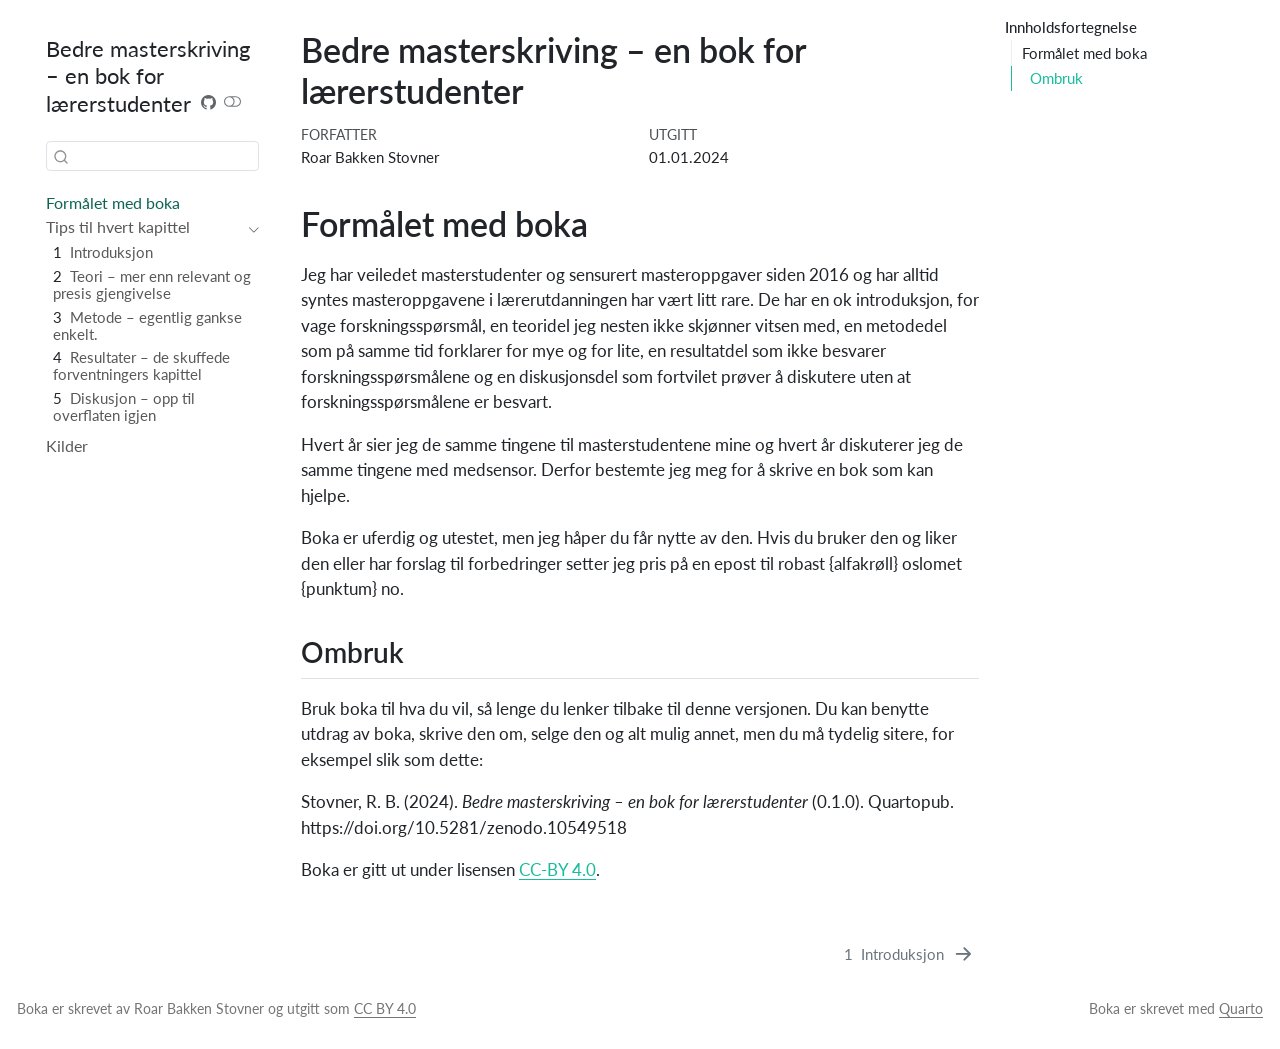
<file: index.html>
<!DOCTYPE html>
<html xmlns="http://www.w3.org/1999/xhtml" lang="en" xml:lang="en"><head>

<meta charset="utf-8">
<meta name="generator" content="quarto-1.10.18">

<meta name="viewport" content="width=device-width, initial-scale=1.0, user-scalable=yes">

<meta name="author" content="Roar Bakken Stovner">

<title>Bedre masterskriving – en bok for lærerstudenter</title>
<style>
/* Default styles provided by pandoc.
** See https://pandoc.org/MANUAL.html#variables-for-html for config info.
*/
span.smallcaps{font-variant: small-caps;}
div.columns{display: flex; gap: 1.5em;}
div.column{flex: auto;}
@media screen {
div.columns{gap: min(4vw, 1.5em);}
div.column{overflow-x: auto;}
}
div.hanging-indent{margin-left: 1.5em; text-indent: -1.5em;}
ul.task-list{list-style: none;}
ul.task-list li input[type="checkbox"] {
  width: 0.8em;
  margin: 0 0.8em 0.2em -1em; /* quarto-specific, see https://github.com/quarto-dev/quarto-cli/issues/4556 */ 
  vertical-align: middle;
}
</style>


<script src="site_libs/quarto-nav/quarto-nav.js"></script>
<script src="site_libs/quarto-nav/headroom.min.js"></script>
<script src="site_libs/clipboard/clipboard.min.js"></script>
<script src="site_libs/quarto-search/autocomplete.umd.js"></script>
<script src="site_libs/quarto-search/fuse.min.js"></script>
<script src="site_libs/quarto-search/quarto-search.js"></script>
<meta name="quarto:offset" content="./">
<link href="./kapitler/kap_introduksjon.html" rel="next">
<script src="site_libs/quarto-html/quarto.js" type="module"></script>
<script src="site_libs/quarto-html/tabsets/tabsets.js" type="module"></script>
<script src="site_libs/quarto-html/popper.min.js"></script>
<script src="site_libs/quarto-html/tippy.umd.min.js"></script>
<script src="site_libs/quarto-html/anchor.min.js"></script>
<link href="site_libs/quarto-html/tippy.css" rel="stylesheet">
<link href="site_libs/quarto-html/quarto-syntax-highlighting-64a204ab8560d761af7679ceaba22944.css" rel="stylesheet" class="quarto-color-scheme" id="quarto-text-highlighting-styles">
<link href="site_libs/quarto-html/quarto-syntax-highlighting-dark-b85bc7c33db8c58e0ec93c3465666fed.css" rel="stylesheet" class="quarto-color-scheme quarto-color-alternate" id="quarto-text-highlighting-styles">
<link href="site_libs/quarto-html/quarto-syntax-highlighting-64a204ab8560d761af7679ceaba22944.css" rel="stylesheet" class="quarto-color-scheme-extra" id="quarto-text-highlighting-styles">
<script src="site_libs/bootstrap/bootstrap.min.js"></script>
<link href="site_libs/bootstrap/bootstrap-icons.css" rel="stylesheet">
<link href="site_libs/bootstrap/bootstrap-23591dadf3f8cc19fab8749cc6aaf2bc.min.css" rel="stylesheet" append-hash="true" class="quarto-color-scheme" id="quarto-bootstrap" data-mode="light">
<link href="site_libs/bootstrap/bootstrap-dark-8cb55351229e1a4d8c7b5388619a8a79.min.css" rel="stylesheet" append-hash="true" class="quarto-color-scheme quarto-color-alternate" id="quarto-bootstrap" data-mode="dark">
<link href="site_libs/bootstrap/bootstrap-23591dadf3f8cc19fab8749cc6aaf2bc.min.css" rel="stylesheet" append-hash="true" class="quarto-color-scheme-extra" id="quarto-bootstrap" data-mode="light">
<script id="quarto-search-options" type="application/json">{
  "location": "sidebar",
  "copy-button": false,
  "collapse-after": 3,
  "panel-placement": "start",
  "type": "textbox",
  "limit": 50,
  "keyboard-shortcut": [
    "f",
    "/",
    "s"
  ],
  "show-item-context": false,
  "language": {
    "search-no-results-text": "Ingen resultater",
    "search-matching-documents-text": "Samsvarende dokumenter",
    "search-copy-link-title": "Kopier link for å søke",
    "search-hide-matches-text": "Skjul ytterlige resultater",
    "search-more-match-text": "annet resultat i dette dokumentet",
    "search-more-matches-text": "andre resultater i dette dokumentet",
    "search-clear-button-title": "Tøm",
    "search-text-placeholder": "",
    "search-detached-cancel-button-title": "Avbryt",
    "search-submit-button-title": "Send inn",
    "search-label": "Søk"
  }
}</script>
<script async="" src="https://www.googletagmanager.com/gtag/js?id=G-917RCTRH1N"></script>

<script type="text/javascript">

window.dataLayer = window.dataLayer || [];
function gtag(){dataLayer.push(arguments);}
gtag('js', new Date());
gtag('config', 'G-917RCTRH1N', { 'anonymize_ip': true});
</script>


</head>

<body class="nav-sidebar floating quarto-light"><script id="quarto-html-before-body" type="application/javascript">
    const toggleBodyColorMode = (bsSheetEl) => {
      const mode = bsSheetEl.getAttribute("data-mode");
      const bodyEl = window.document.querySelector("body");
      if (mode === "dark") {
        bodyEl.classList.add("quarto-dark");
        bodyEl.classList.remove("quarto-light");
      } else {
        bodyEl.classList.add("quarto-light");
        bodyEl.classList.remove("quarto-dark");
      }
    }
    const toggleBodyColorPrimary = () => {
      const bsSheetEl = window.document.querySelector("link#quarto-bootstrap:not([rel=disabled-stylesheet])");
      if (bsSheetEl) {
        toggleBodyColorMode(bsSheetEl);
      }
    }
    const setColorSchemeToggle = (alternate) => {
      const toggles = window.document.querySelectorAll('.quarto-color-scheme-toggle');
      for (let i=0; i < toggles.length; i++) {
        const toggle = toggles[i];
        if (toggle) {
          if (alternate) {
            toggle.classList.add("alternate");
          } else {
            toggle.classList.remove("alternate");
          }
        }
      }
    };
    const toggleColorMode = (alternate) => {
      // Switch the stylesheets
      const primaryStylesheets = window.document.querySelectorAll('link.quarto-color-scheme:not(.quarto-color-alternate)');
      const alternateStylesheets = window.document.querySelectorAll('link.quarto-color-scheme.quarto-color-alternate');
      manageTransitions('#quarto-margin-sidebar .nav-link', false);
      if (alternate) {
        // note: dark is layered on light, we don't disable primary!
        enableStylesheet(alternateStylesheets);
        for (const sheetNode of alternateStylesheets) {
          if (sheetNode.id === "quarto-bootstrap") {
            toggleBodyColorMode(sheetNode);
          }
        }
      } else {
        disableStylesheet(alternateStylesheets);
        enableStylesheet(primaryStylesheets)
        toggleBodyColorPrimary();
      }
      manageTransitions('#quarto-margin-sidebar .nav-link', true);
      // Switch the toggles
      setColorSchemeToggle(alternate)
      // Hack to workaround the fact that safari doesn't
      // properly recolor the scrollbar when toggling (#1455)
      if (navigator.userAgent.indexOf('Safari') > 0 && navigator.userAgent.indexOf('Chrome') == -1) {
        manageTransitions("body", false);
        window.scrollTo(0, 1);
        setTimeout(() => {
          window.scrollTo(0, 0);
          manageTransitions("body", true);
        }, 40);
      }
    }
    const disableStylesheet = (stylesheets) => {
      for (let i=0; i < stylesheets.length; i++) {
        const stylesheet = stylesheets[i];
        stylesheet.rel = 'disabled-stylesheet';
      }
    }
    const enableStylesheet = (stylesheets) => {
      for (let i=0; i < stylesheets.length; i++) {
        const stylesheet = stylesheets[i];
        if(stylesheet.rel !== 'stylesheet') { // for Chrome, which will still FOUC without this check
          stylesheet.rel = 'stylesheet';
        }
      }
    }
    const manageTransitions = (selector, allowTransitions) => {
      const els = window.document.querySelectorAll(selector);
      for (let i=0; i < els.length; i++) {
        const el = els[i];
        if (allowTransitions) {
          el.classList.remove('notransition');
        } else {
          el.classList.add('notransition');
        }
      }
    }
    const isFileUrl = () => {
      return window.location.protocol === 'file:';
    }
    const hasAlternateSentinel = () => {
      let styleSentinel = getColorSchemeSentinel();
      if (styleSentinel !== null) {
        return styleSentinel === "alternate";
      } else {
        return false;
      }
    }
    const setStyleSentinel = (alternate) => {
      const value = alternate ? "alternate" : "default";
      if (!isFileUrl()) {
        window.localStorage.setItem("quarto-color-scheme", value);
      } else {
        localAlternateSentinel = value;
      }
    }
    const getColorSchemeSentinel = () => {
      if (!isFileUrl()) {
        const storageValue = window.localStorage.getItem("quarto-color-scheme");
        return storageValue != null ? storageValue : localAlternateSentinel;
      } else {
        return localAlternateSentinel;
      }
    }
    const toggleGiscusIfUsed = (isAlternate, darkModeDefault) => {
      const baseTheme = document.querySelector('#giscus-base-theme')?.value ?? 'light';
      const alternateTheme = document.querySelector('#giscus-alt-theme')?.value ?? 'dark';
      let newTheme = '';
      if(authorPrefersDark) {
        newTheme = isAlternate ? baseTheme : alternateTheme;
      } else {
        newTheme = isAlternate ? alternateTheme : baseTheme;
      }
      const changeGiscusTheme = () => {
        // From: https://github.com/giscus/giscus/issues/336
        const sendMessage = (message) => {
          const iframe = document.querySelector('iframe.giscus-frame');
          if (!iframe) return;
          iframe.contentWindow.postMessage({ giscus: message }, 'https://giscus.app');
        }
        sendMessage({
          setConfig: {
            theme: newTheme
          }
        });
      }
      const isGiscussLoaded = window.document.querySelector('iframe.giscus-frame') !== null;
      if (isGiscussLoaded) {
        changeGiscusTheme();
      }
    };
    const authorPrefersDark = false;
    const darkModeDefault = authorPrefersDark;
      document.querySelector('link#quarto-text-highlighting-styles.quarto-color-scheme-extra').rel = 'disabled-stylesheet';
      document.querySelector('link#quarto-bootstrap.quarto-color-scheme-extra').rel = 'disabled-stylesheet';
    let localAlternateSentinel = darkModeDefault ? 'alternate' : 'default';
    // Dark / light mode switch
    window.quartoToggleColorScheme = () => {
      // Read the current dark / light value
      let toAlternate = !hasAlternateSentinel();
      toggleColorMode(toAlternate);
      setStyleSentinel(toAlternate);
      toggleGiscusIfUsed(toAlternate, darkModeDefault);
      window.dispatchEvent(new Event('resize'));
    };
    // Switch to dark mode if need be
    if (hasAlternateSentinel()) {
      toggleColorMode(true);
    } else {
      toggleColorMode(false);
    }
  </script>

<div id="quarto-search-results"></div>
  <header id="quarto-header" class="headroom fixed-top">
  <nav class="quarto-secondary-nav">
    <div class="container-fluid d-flex">
      <button type="button" class="quarto-btn-toggle btn" data-bs-toggle="collapse" role="button" data-bs-target=".quarto-sidebar-collapse-item" aria-controls="quarto-sidebar" aria-expanded="false" aria-label="Slå av eller på sidebarnavigering" onclick="if (window.quartoToggleHeadroom) { window.quartoToggleHeadroom(); }">
        <i class="bi bi-layout-text-sidebar-reverse"></i>
      </button>
        <nav class="quarto-page-breadcrumbs" aria-label="breadcrumb"><ol class="breadcrumb"><li class="breadcrumb-item"><a href="./index.html">Formålet med boka</a></li></ol></nav>
        <a class="flex-grow-1" role="navigation" data-bs-toggle="collapse" data-bs-target=".quarto-sidebar-collapse-item" aria-controls="quarto-sidebar" aria-expanded="false" aria-label="Slå av eller på sidebarnavigering" onclick="if (window.quartoToggleHeadroom) { window.quartoToggleHeadroom(); }">      
        </a>
      <button type="button" class="btn quarto-search-button" aria-label="Søk" onclick="window.quartoOpenSearch();">
        <i class="bi bi-search"></i>
      </button>
    </div>
  </nav>
</header>
<!-- content -->
<div id="quarto-content" class="quarto-container page-columns page-rows-contents page-layout-article">
<!-- sidebar -->
  <nav id="quarto-sidebar" class="sidebar collapse collapse-horizontal quarto-sidebar-collapse-item sidebar-navigation floating overflow-auto">
    <div class="pt-lg-2 mt-2 text-left sidebar-header">
    <div class="sidebar-title mb-0 py-0">
      <a href="./">Bedre masterskriving – en bok for lærerstudenter</a> 
        <div class="sidebar-tools-main">
    <a href="https://github.com/roarstovner/masterboka" title="Kildekode" class="quarto-navigation-tool px-1" aria-label="Kildekode"><i class="bi bi-github"></i></a>
  <a href="" class="quarto-color-scheme-toggle quarto-navigation-tool  px-1" onclick="window.quartoToggleColorScheme(); return false;" title="Bytt mørk modus"><i class="bi"></i></a>
</div>
    </div>
      </div>
        <div class="mt-2 flex-shrink-0 align-items-center">
        <div class="sidebar-search">
        <div id="quarto-search" class="" title="Søk"></div>
        </div>
        </div>
    <div class="sidebar-menu-container"> 
    <ul class="list-unstyled mt-1">
        <li class="sidebar-item">
  <div class="sidebar-item-container"> 
  <a href="./index.html" class="sidebar-item-text sidebar-link active">
 <span class="menu-text">Formålet med boka</span></a>
  </div>
</li>
        <li class="sidebar-item sidebar-item-section">
      <div class="sidebar-item-container"> 
            <a class="sidebar-item-text sidebar-link text-start" data-bs-toggle="collapse" data-bs-target="#quarto-sidebar-section-1" role="navigation" aria-expanded="true">
 <span class="menu-text">Tips til hvert kapittel</span></a>
          <a class="sidebar-item-toggle text-start" data-bs-toggle="collapse" data-bs-target="#quarto-sidebar-section-1" role="navigation" aria-expanded="true" aria-label="Slå på delen">
            <i class="bi bi-chevron-right ms-2"></i>
          </a> 
      </div>
      <ul id="quarto-sidebar-section-1" class="collapse list-unstyled sidebar-section depth1 show">  
          <li class="sidebar-item">
  <div class="sidebar-item-container"> 
  <a href="./kapitler/kap_introduksjon.html" class="sidebar-item-text sidebar-link">
 <span class="menu-text"><span class="chapter-number">1</span>&nbsp; <span class="chapter-title">Introduksjon</span></span></a>
  </div>
</li>
          <li class="sidebar-item">
  <div class="sidebar-item-container"> 
  <a href="./kapitler/kap_teori.html" class="sidebar-item-text sidebar-link">
 <span class="menu-text"><span class="chapter-number">2</span>&nbsp; <span class="chapter-title">Teori – mer enn relevant og presis gjengivelse</span></span></a>
  </div>
</li>
          <li class="sidebar-item">
  <div class="sidebar-item-container"> 
  <a href="./kapitler/kap_metode.html" class="sidebar-item-text sidebar-link">
 <span class="menu-text"><span class="chapter-number">3</span>&nbsp; <span class="chapter-title">Metode – egentlig gankse enkelt.</span></span></a>
  </div>
</li>
          <li class="sidebar-item">
  <div class="sidebar-item-container"> 
  <a href="./kapitler/kap_resultat.html" class="sidebar-item-text sidebar-link">
 <span class="menu-text"><span class="chapter-number">4</span>&nbsp; <span class="chapter-title">Resultater – de skuffede forventningers kapittel</span></span></a>
  </div>
</li>
          <li class="sidebar-item">
  <div class="sidebar-item-container"> 
  <a href="./kapitler/kap_diskusjon.html" class="sidebar-item-text sidebar-link">
 <span class="menu-text"><span class="chapter-number">5</span>&nbsp; <span class="chapter-title">Diskusjon – opp til overflaten igjen</span></span></a>
  </div>
</li>
      </ul>
  </li>
        <li class="sidebar-item">
  <div class="sidebar-item-container"> 
  <a href="./references.html" class="sidebar-item-text sidebar-link">
 <span class="menu-text">Kilder</span></a>
  </div>
</li>
    </ul>
    </div>
</nav>
<div id="quarto-sidebar-glass" class="quarto-sidebar-collapse-item" data-bs-toggle="collapse" data-bs-target=".quarto-sidebar-collapse-item"></div>
<!-- margin-sidebar -->
    <div id="quarto-margin-sidebar" class="sidebar margin-sidebar">
        <nav id="TOC" role="doc-toc" class="toc-active">
    <h2 id="toc-title">Innholdsfortegnelse</h2>
   
  <ul>
  <li><a href="#formålet-med-boka" id="toc-formålet-med-boka" class="nav-link active" data-scroll-target="#formålet-med-boka">Formålet med boka</a>
  <ul class="collapse">
  <li><a href="#ombruk" id="toc-ombruk" class="nav-link" data-scroll-target="#ombruk">Ombruk</a></li>
  </ul></li>
  </ul>
</nav>
    </div>
<!-- main -->
<main class="content" id="quarto-document-content">


<header id="title-block-header" class="quarto-title-block default">
<div class="quarto-title">
<h1 class="title">Bedre masterskriving – en bok for lærerstudenter</h1>
</div>



<div class="quarto-title-meta">

    <div>
    <div class="quarto-title-meta-heading">Forfatter</div>
    <div class="quarto-title-meta-contents">
             <p>Roar Bakken Stovner </p>
          </div>
  </div>
    
    <div>
    <div class="quarto-title-meta-heading">Utgitt</div>
    <div class="quarto-title-meta-contents">
      <p class="date">01.01.2024</p>
    </div>
  </div>
  
    
  </div>
  


</header>


<section id="formålet-med-boka" class="level1 unnumbered">
<h1 class="unnumbered">Formålet med boka</h1>
<p>Jeg har veiledet masterstudenter og sensurert masteroppgaver siden 2016 og har alltid syntes masteroppgavene i lærerutdanningen har vært litt rare. De har en ok introduksjon, for vage forskningsspørsmål, en teoridel jeg nesten ikke skjønner vitsen med, en metodedel som på samme tid forklarer for mye og for lite, en resultatdel som ikke besvarer forskningsspørsmålene og en diskusjonsdel som fortvilet prøver å diskutere uten at forskningsspørsmålene er besvart.</p>
<p>Hvert år sier jeg de samme tingene til masterstudentene mine og hvert år diskuterer jeg de samme tingene med medsensor. Derfor bestemte jeg meg for å skrive en bok som kan hjelpe.</p>
<p>Boka er uferdig og utestet, men jeg håper du får nytte av den. Hvis du bruker den og liker den eller har forslag til forbedringer setter jeg pris på en epost til robast {alfakrøll} oslomet {punktum} no.</p>
<section id="ombruk" class="level2">
<h2 class="anchored" data-anchor-id="ombruk">Ombruk</h2>
<p>Bruk boka til hva du vil, så lenge du lenker tilbake til denne versjonen. Du kan benytte utdrag av boka, skrive den om, selge den og alt mulig annet, men du må tydelig sitere, for eksempel slik som dette:</p>
<p>Stovner, R. B. (2024). <em>Bedre masterskriving – en bok for lærerstudenter</em> (0.1.0). Quartopub. https://doi.org/10.5281/zenodo.10549518</p>
<p>Boka er gitt ut under lisensen <a href="https://creativecommons.org/licenses/by/4.0/">CC-BY 4.0</a>.</p>


</section>
</section>

</main> <!-- /main -->
<script id="quarto-html-after-body" type="application/javascript">
  window.document.addEventListener("DOMContentLoaded", function (event) {
    // Ensure there is a toggle, if there isn't float one in the top right
    if (window.document.querySelector('.quarto-color-scheme-toggle') === null) {
      const a = window.document.createElement('a');
      a.classList.add('top-right');
      a.classList.add('quarto-color-scheme-toggle');
      a.href = "";
      a.onclick = function() { try { window.quartoToggleColorScheme(); } catch {} return false; };
      const i = window.document.createElement("i");
      i.classList.add('bi');
      a.appendChild(i);
      window.document.body.appendChild(a);
    }
    setColorSchemeToggle(hasAlternateSentinel())
    const icon = "";
    const anchorJS = new window.AnchorJS();
    anchorJS.options = {
      placement: 'right',
      icon: icon
    };
    anchorJS.add('.anchored');
    const isCodeAnnotation = (el) => {
      for (const clz of el.classList) {
        if (clz.startsWith('code-annotation-')) {                     
          return true;
        }
      }
      return false;
    }
    const onCopySuccess = function(e) {
      // button target
      const button = e.trigger;
      // don't keep focus
      button.blur();
      // flash "checked"
      button.classList.add('code-copy-button-checked');
      var currentTitle = button.getAttribute("title");
      button.setAttribute("title", "Kopiert!");
      let tooltip;
      if (window.bootstrap) {
        button.setAttribute("data-bs-toggle", "tooltip");
        button.setAttribute("data-bs-placement", "left");
        button.setAttribute("data-bs-title", "Kopiert!");
        tooltip = new bootstrap.Tooltip(button, 
          { trigger: "manual", 
            customClass: "code-copy-button-tooltip",
            offset: [0, -8]});
        tooltip.show();    
      }
      setTimeout(function() {
        if (tooltip) {
          tooltip.hide();
          button.removeAttribute("data-bs-title");
          button.removeAttribute("data-bs-toggle");
          button.removeAttribute("data-bs-placement");
        }
        button.setAttribute("title", currentTitle);
        button.classList.remove('code-copy-button-checked');
      }, 1000);
      // clear code selection
      e.clearSelection();
    }
    const getTextToCopy = function(trigger) {
      const outerScaffold = trigger.parentElement.cloneNode(true);
      const codeEl = outerScaffold.querySelector('code');
      for (const childEl of codeEl.children) {
        if (isCodeAnnotation(childEl)) {
          childEl.remove();
        }
      }
      return codeEl.innerText;
    }
    const clipboard = new window.ClipboardJS('.code-copy-button:not([data-in-quarto-modal])', {
      text: getTextToCopy
    });
    clipboard.on('success', onCopySuccess);
    if (window.document.getElementById('quarto-embedded-source-code-modal')) {
      const clipboardModal = new window.ClipboardJS('.code-copy-button[data-in-quarto-modal]', {
        text: getTextToCopy,
        container: window.document.getElementById('quarto-embedded-source-code-modal')
      });
      clipboardModal.on('success', onCopySuccess);
    }
      var localhostRegex = new RegExp(/^(?:http|https):\/\/localhost\:?[0-9]*\//);
      var mailtoRegex = new RegExp(/^mailto:/);
        var filterRegex = new RegExp("https:\/\/masterboka\.roarstovner\.no");
      var isInternal = (href) => {
          return filterRegex.test(href) || localhostRegex.test(href) || mailtoRegex.test(href);
      }
      // Inspect non-navigation links and adorn them if external
     var links = window.document.querySelectorAll('a[href]:not(.nav-link):not(.navbar-brand):not(.toc-action):not(.sidebar-link):not(.sidebar-item-toggle):not(.pagination-link):not(.no-external):not([aria-hidden]):not(.dropdown-item):not(.quarto-navigation-tool):not(.about-link)');
      for (var i=0; i<links.length; i++) {
        const link = links[i];
        if (!isInternal(link.href)) {
          // undo the damage that might have been done by quarto-nav.js in the case of
          // links that we want to consider external
          if (link.dataset.originalHref !== undefined) {
            link.href = link.dataset.originalHref;
          }
            // target, if specified
            link.setAttribute("target", "_blank");
            if (link.getAttribute("rel") === null) {
              link.setAttribute("rel", "noopener");
            }
        }
      }
    function tippyHover(el, contentFn, onTriggerFn, onUntriggerFn) {
      const config = {
        allowHTML: true,
        maxWidth: 500,
        delay: 100,
        arrow: false,
        appendTo: function(el) {
            return el.parentElement;
        },
        interactive: true,
        interactiveBorder: 10,
        theme: 'quarto',
        placement: 'bottom-start',
      };
      if (contentFn) {
        config.content = contentFn;
      }
      if (onTriggerFn) {
        config.onTrigger = onTriggerFn;
      }
      if (onUntriggerFn) {
        config.onUntrigger = onUntriggerFn;
      }
      window.tippy(el, config); 
    }
    const noterefs = window.document.querySelectorAll('a[role="doc-noteref"]');
    for (var i=0; i<noterefs.length; i++) {
      const ref = noterefs[i];
      tippyHover(ref, function() {
        // use id or data attribute instead here
        let href = ref.getAttribute('data-footnote-href') || ref.getAttribute('href');
        try { href = new URL(href).hash; } catch {}
        const id = href.replace(/^#\/?/, "");
        const note = window.document.getElementById(id);
        if (note) {
          return note.innerHTML;
        } else {
          return "";
        }
      });
    }
    const xrefs = window.document.querySelectorAll('a.quarto-xref');
    const processXRef = (id, note) => {
      // Strip column container classes
      const stripColumnClz = (el) => {
        el.classList.remove("page-full", "page-columns");
        if (el.children) {
          for (const child of el.children) {
            stripColumnClz(child);
          }
        }
      }
      stripColumnClz(note)
      if (id === null || id.startsWith('sec-')) {
        // Special case sections, only their first couple elements
        const container = document.createElement("div");
        if (note.children && note.children.length > 2) {
          container.appendChild(note.children[0].cloneNode(true));
          for (let i = 1; i < note.children.length; i++) {
            const child = note.children[i];
            if (child.tagName === "P" && child.innerText === "") {
              continue;
            } else {
              container.appendChild(child.cloneNode(true));
              break;
            }
          }
          if (window.Quarto?.typesetMath) {
            window.Quarto.typesetMath(container);
          }
          return container.innerHTML
        } else {
          if (window.Quarto?.typesetMath) {
            window.Quarto.typesetMath(note);
          }
          return note.innerHTML;
        }
      } else {
        // Remove any anchor links if they are present
        const anchorLink = note.querySelector('a.anchorjs-link');
        if (anchorLink) {
          anchorLink.remove();
        }
        if (window.Quarto?.typesetMath) {
          window.Quarto.typesetMath(note);
        }
        if (note.classList.contains("callout")) {
          return note.outerHTML;
        } else {
          return note.innerHTML;
        }
      }
    }
    for (var i=0; i<xrefs.length; i++) {
      const xref = xrefs[i];
      tippyHover(xref, undefined, function(instance) {
        instance.disable();
        let url = xref.getAttribute('href');
        let hash = undefined; 
        if (url.startsWith('#')) {
          hash = url;
        } else {
          try { hash = new URL(url).hash; } catch {}
        }
        if (hash) {
          const id = hash.replace(/^#\/?/, "");
          const note = window.document.getElementById(id);
          if (note !== null) {
            try {
              const html = processXRef(id, note.cloneNode(true));
              instance.setContent(html);
            } finally {
              instance.enable();
              instance.show();
            }
          } else {
            // See if we can fetch this
            fetch(url.split('#')[0])
            .then(res => res.text())
            .then(html => {
              const parser = new DOMParser();
              const htmlDoc = parser.parseFromString(html, "text/html");
              const note = htmlDoc.getElementById(id);
              if (note !== null) {
                const html = processXRef(id, note);
                instance.setContent(html);
              } 
            }).finally(() => {
              instance.enable();
              instance.show();
            });
          }
        } else {
          // See if we can fetch a full url (with no hash to target)
          // This is a special case and we should probably do some content thinning / targeting
          fetch(url)
          .then(res => res.text())
          .then(html => {
            const parser = new DOMParser();
            const htmlDoc = parser.parseFromString(html, "text/html");
            const note = htmlDoc.querySelector('main.content');
            if (note !== null) {
              // This should only happen for chapter cross references
              // (since there is no id in the URL)
              // remove the first header
              if (note.children.length > 0 && note.children[0].tagName === "HEADER") {
                note.children[0].remove();
              }
              const html = processXRef(null, note);
              instance.setContent(html);
            } 
          }).finally(() => {
            instance.enable();
            instance.show();
          });
        }
      }, function(instance) {
      });
    }
        let selectedAnnoteEl;
        const selectorForAnnotation = ( cell, annotation) => {
          let cellAttr = 'data-code-cell="' + cell + '"';
          let lineAttr = 'data-code-annotation="' +  annotation + '"';
          const selector = 'span[' + cellAttr + '][' + lineAttr + ']';
          return selector;
        }
        const selectCodeLines = (annoteEl) => {
          const doc = window.document;
          const targetCell = annoteEl.getAttribute("data-target-cell");
          const targetAnnotation = annoteEl.getAttribute("data-target-annotation");
          const annoteSpan = window.document.querySelector(selectorForAnnotation(targetCell, targetAnnotation));
          const lines = annoteSpan.getAttribute("data-code-lines").split(",");
          const lineIds = lines.map((line) => {
            return targetCell + "-" + line;
          })
          let top = null;
          let height = null;
          let parent = null;
          if (lineIds.length > 0) {
              //compute the position of the single el (top and bottom and make a div)
              const el = window.document.getElementById(lineIds[0]);
              top = el.offsetTop;
              height = el.offsetHeight;
              parent = el.parentElement.parentElement;
            if (lineIds.length > 1) {
              const lastEl = window.document.getElementById(lineIds[lineIds.length - 1]);
              const bottom = lastEl.offsetTop + lastEl.offsetHeight;
              height = bottom - top;
            }
            if (top !== null && height !== null && parent !== null) {
              // cook up a div (if necessary) and position it 
              let div = window.document.getElementById("code-annotation-line-highlight");
              if (div === null) {
                div = window.document.createElement("div");
                div.setAttribute("id", "code-annotation-line-highlight");
                div.style.position = 'absolute';
                parent.appendChild(div);
              }
              div.style.top = top - 2 + "px";
              div.style.height = height + 4 + "px";
              div.style.left = 0;
              let gutterDiv = window.document.getElementById("code-annotation-line-highlight-gutter");
              if (gutterDiv === null) {
                gutterDiv = window.document.createElement("div");
                gutterDiv.setAttribute("id", "code-annotation-line-highlight-gutter");
                gutterDiv.style.position = 'absolute';
                const codeCell = window.document.getElementById(targetCell);
                const gutter = codeCell.querySelector('.code-annotation-gutter');
                gutter.appendChild(gutterDiv);
              }
              gutterDiv.style.top = top - 2 + "px";
              gutterDiv.style.height = height + 4 + "px";
            }
            selectedAnnoteEl = annoteEl;
          }
        };
        const unselectCodeLines = () => {
          const elementsIds = ["code-annotation-line-highlight", "code-annotation-line-highlight-gutter"];
          elementsIds.forEach((elId) => {
            const div = window.document.getElementById(elId);
            if (div) {
              div.remove();
            }
          });
          selectedAnnoteEl = undefined;
        };
          // Handle positioning of the toggle
      window.addEventListener(
        "resize",
        throttle(() => {
          elRect = undefined;
          if (selectedAnnoteEl) {
            selectCodeLines(selectedAnnoteEl);
          }
        }, 10)
      );
      function throttle(fn, ms) {
      let throttle = false;
      let timer;
        return (...args) => {
          if(!throttle) { // first call gets through
              fn.apply(this, args);
              throttle = true;
          } else { // all the others get throttled
              if(timer) clearTimeout(timer); // cancel #2
              timer = setTimeout(() => {
                fn.apply(this, args);
                timer = throttle = false;
              }, ms);
          }
        };
      }
        // Attach click handler to the DT
        const annoteDls = window.document.querySelectorAll('dt[data-target-cell]');
        for (const annoteDlNode of annoteDls) {
          annoteDlNode.addEventListener('click', (event) => {
            const clickedEl = event.target;
            if (clickedEl !== selectedAnnoteEl) {
              unselectCodeLines();
              const activeEl = window.document.querySelector('dt[data-target-cell].code-annotation-active');
              if (activeEl) {
                activeEl.classList.remove('code-annotation-active');
              }
              selectCodeLines(clickedEl);
              clickedEl.classList.add('code-annotation-active');
            } else {
              // Unselect the line
              unselectCodeLines();
              clickedEl.classList.remove('code-annotation-active');
            }
          });
        }
    const findCites = (el) => {
      const parentEl = el.parentElement;
      if (parentEl) {
        const cites = parentEl.dataset.cites;
        if (cites) {
          return {
            el,
            cites: cites.split(' ')
          };
        } else {
          return findCites(el.parentElement)
        }
      } else {
        return undefined;
      }
    };
    var bibliorefs = window.document.querySelectorAll('a[role="doc-biblioref"]');
    for (var i=0; i<bibliorefs.length; i++) {
      const ref = bibliorefs[i];
      const citeInfo = findCites(ref);
      if (citeInfo) {
        tippyHover(citeInfo.el, function() {
          var popup = window.document.createElement('div');
          citeInfo.cites.forEach(function(cite) {
            var citeDiv = window.document.createElement('div');
            citeDiv.classList.add('hanging-indent');
            citeDiv.classList.add('csl-entry');
            var biblioDiv = window.document.getElementById('ref-' + cite);
            if (biblioDiv) {
              citeDiv.innerHTML = biblioDiv.innerHTML;
            }
            popup.appendChild(citeDiv);
          });
          return popup.innerHTML;
        });
      }
    }
  });
  </script>
<nav class="page-navigation">
  <div class="nav-page nav-page-previous">
  </div>
  <div class="nav-page nav-page-next">
      <a href="./kapitler/kap_introduksjon.html" class="pagination-link" aria-label="Introduksjon">
        <span class="nav-page-text"><span class="chapter-number">1</span>&nbsp; <span class="chapter-title">Introduksjon</span></span> <i class="bi bi-arrow-right-short"></i>
      </a>
  </div>
</nav>
</div> <!-- /content -->
<footer class="footer">
  <div class="nav-footer">
    <div class="nav-footer-left">
<p>Boka er skrevet av Roar Bakken Stovner og utgitt som <a href="https://creativecommons.org/licenses/by/4.0/">CC BY 4.0</a></p>
</div>   
    <div class="nav-footer-center">
      &nbsp;
    </div>
    <div class="nav-footer-right">
<p>Boka er skrevet med <a href="https://quarto.org/">Quarto</a></p>
</div>
  </div>
</footer>




</body></html>
</file>
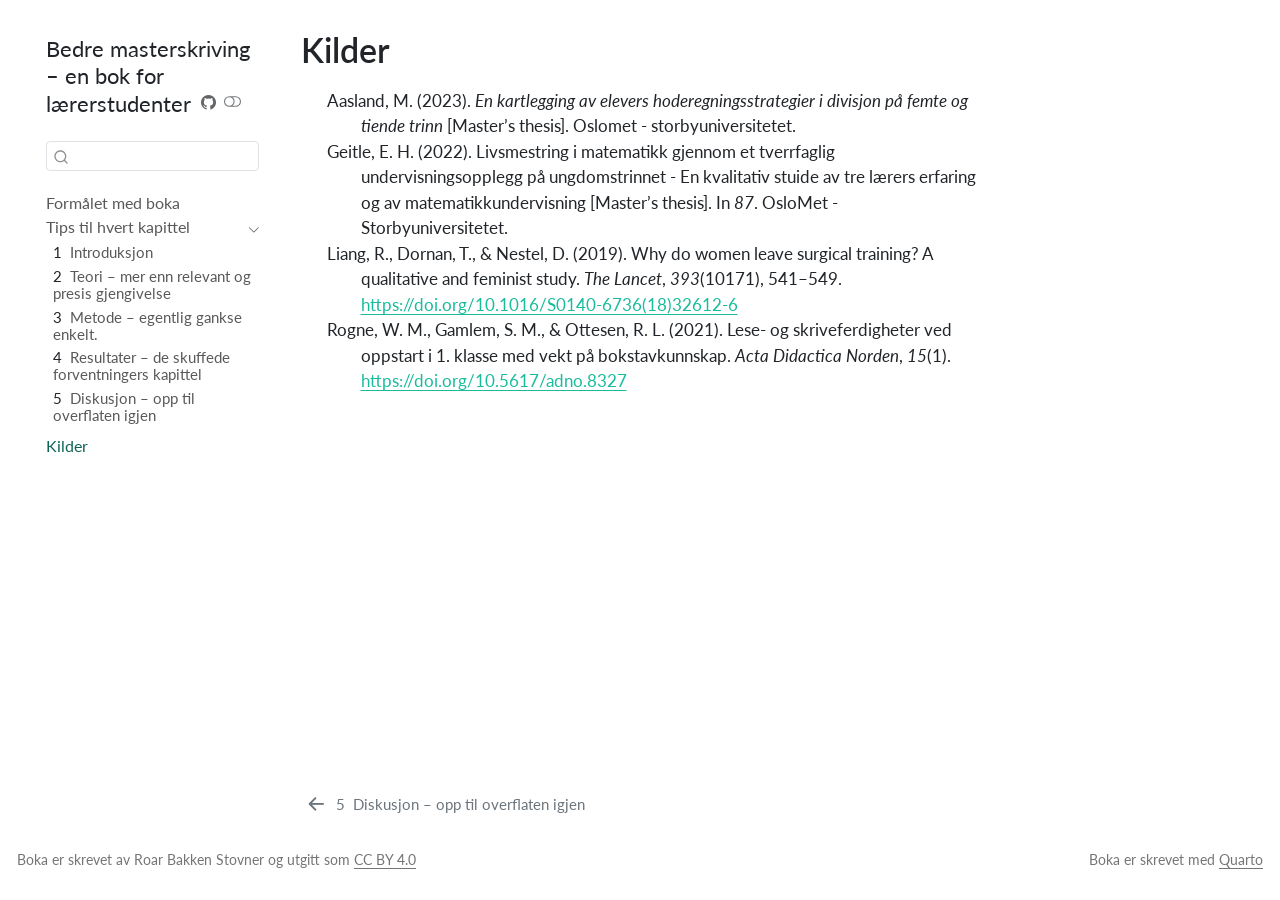
<file: references.html>
<!DOCTYPE html>
<html xmlns="http://www.w3.org/1999/xhtml" lang="en" xml:lang="en"><head>

<meta charset="utf-8">
<meta name="generator" content="quarto-1.10.18">

<meta name="viewport" content="width=device-width, initial-scale=1.0, user-scalable=yes">


<title>Kilder – Bedre masterskriving – en bok for lærerstudenter</title>
<style>
/* Default styles provided by pandoc.
** See https://pandoc.org/MANUAL.html#variables-for-html for config info.
*/
span.smallcaps{font-variant: small-caps;}
div.columns{display: flex; gap: 1.5em;}
div.column{flex: auto;}
@media screen {
div.columns{gap: min(4vw, 1.5em);}
div.column{overflow-x: auto;}
}
div.hanging-indent{margin-left: 1.5em; text-indent: -1.5em;}
ul.task-list{list-style: none;}
ul.task-list li input[type="checkbox"] {
  width: 0.8em;
  margin: 0 0.8em 0.2em -1em; /* quarto-specific, see https://github.com/quarto-dev/quarto-cli/issues/4556 */ 
  vertical-align: middle;
}
/* CSS for citations */
div.csl-bib-body { }
div.csl-entry {
  clear: both;
}
.hanging-indent div.csl-entry {
  margin-left:2em;
  text-indent:-2em;
}
div.csl-left-margin {
  min-width:2em;
  float:left;
}
div.csl-right-inline {
  margin-left:2em;
  padding-left:1em;
}
div.csl-indent {
  margin-left: 2em;
}</style>


<script src="site_libs/quarto-nav/quarto-nav.js"></script>
<script src="site_libs/quarto-nav/headroom.min.js"></script>
<script src="site_libs/clipboard/clipboard.min.js"></script>
<script src="site_libs/quarto-search/autocomplete.umd.js"></script>
<script src="site_libs/quarto-search/fuse.min.js"></script>
<script src="site_libs/quarto-search/quarto-search.js"></script>
<meta name="quarto:offset" content="./">
<link href="./kapitler/kap_diskusjon.html" rel="prev">
<script src="site_libs/quarto-html/quarto.js" type="module"></script>
<script src="site_libs/quarto-html/tabsets/tabsets.js" type="module"></script>
<script src="site_libs/quarto-html/popper.min.js"></script>
<script src="site_libs/quarto-html/tippy.umd.min.js"></script>
<script src="site_libs/quarto-html/anchor.min.js"></script>
<link href="site_libs/quarto-html/tippy.css" rel="stylesheet">
<link href="site_libs/quarto-html/quarto-syntax-highlighting-64a204ab8560d761af7679ceaba22944.css" rel="stylesheet" class="quarto-color-scheme" id="quarto-text-highlighting-styles">
<link href="site_libs/quarto-html/quarto-syntax-highlighting-dark-b85bc7c33db8c58e0ec93c3465666fed.css" rel="stylesheet" class="quarto-color-scheme quarto-color-alternate" id="quarto-text-highlighting-styles">
<link href="site_libs/quarto-html/quarto-syntax-highlighting-64a204ab8560d761af7679ceaba22944.css" rel="stylesheet" class="quarto-color-scheme-extra" id="quarto-text-highlighting-styles">
<script src="site_libs/bootstrap/bootstrap.min.js"></script>
<link href="site_libs/bootstrap/bootstrap-icons.css" rel="stylesheet">
<link href="site_libs/bootstrap/bootstrap-23591dadf3f8cc19fab8749cc6aaf2bc.min.css" rel="stylesheet" append-hash="true" class="quarto-color-scheme" id="quarto-bootstrap" data-mode="light">
<link href="site_libs/bootstrap/bootstrap-dark-8cb55351229e1a4d8c7b5388619a8a79.min.css" rel="stylesheet" append-hash="true" class="quarto-color-scheme quarto-color-alternate" id="quarto-bootstrap" data-mode="dark">
<link href="site_libs/bootstrap/bootstrap-23591dadf3f8cc19fab8749cc6aaf2bc.min.css" rel="stylesheet" append-hash="true" class="quarto-color-scheme-extra" id="quarto-bootstrap" data-mode="light">
<script id="quarto-search-options" type="application/json">{
  "location": "sidebar",
  "copy-button": false,
  "collapse-after": 3,
  "panel-placement": "start",
  "type": "textbox",
  "limit": 50,
  "keyboard-shortcut": [
    "f",
    "/",
    "s"
  ],
  "show-item-context": false,
  "language": {
    "search-no-results-text": "Ingen resultater",
    "search-matching-documents-text": "Samsvarende dokumenter",
    "search-copy-link-title": "Kopier link for å søke",
    "search-hide-matches-text": "Skjul ytterlige resultater",
    "search-more-match-text": "annet resultat i dette dokumentet",
    "search-more-matches-text": "andre resultater i dette dokumentet",
    "search-clear-button-title": "Tøm",
    "search-text-placeholder": "",
    "search-detached-cancel-button-title": "Avbryt",
    "search-submit-button-title": "Send inn",
    "search-label": "Søk"
  }
}</script>
<script async="" src="https://www.googletagmanager.com/gtag/js?id=G-917RCTRH1N"></script>

<script type="text/javascript">

window.dataLayer = window.dataLayer || [];
function gtag(){dataLayer.push(arguments);}
gtag('js', new Date());
gtag('config', 'G-917RCTRH1N', { 'anonymize_ip': true});
</script>


</head>

<body class="nav-sidebar floating quarto-light"><script id="quarto-html-before-body" type="application/javascript">
    const toggleBodyColorMode = (bsSheetEl) => {
      const mode = bsSheetEl.getAttribute("data-mode");
      const bodyEl = window.document.querySelector("body");
      if (mode === "dark") {
        bodyEl.classList.add("quarto-dark");
        bodyEl.classList.remove("quarto-light");
      } else {
        bodyEl.classList.add("quarto-light");
        bodyEl.classList.remove("quarto-dark");
      }
    }
    const toggleBodyColorPrimary = () => {
      const bsSheetEl = window.document.querySelector("link#quarto-bootstrap:not([rel=disabled-stylesheet])");
      if (bsSheetEl) {
        toggleBodyColorMode(bsSheetEl);
      }
    }
    const setColorSchemeToggle = (alternate) => {
      const toggles = window.document.querySelectorAll('.quarto-color-scheme-toggle');
      for (let i=0; i < toggles.length; i++) {
        const toggle = toggles[i];
        if (toggle) {
          if (alternate) {
            toggle.classList.add("alternate");
          } else {
            toggle.classList.remove("alternate");
          }
        }
      }
    };
    const toggleColorMode = (alternate) => {
      // Switch the stylesheets
      const primaryStylesheets = window.document.querySelectorAll('link.quarto-color-scheme:not(.quarto-color-alternate)');
      const alternateStylesheets = window.document.querySelectorAll('link.quarto-color-scheme.quarto-color-alternate');
      manageTransitions('#quarto-margin-sidebar .nav-link', false);
      if (alternate) {
        // note: dark is layered on light, we don't disable primary!
        enableStylesheet(alternateStylesheets);
        for (const sheetNode of alternateStylesheets) {
          if (sheetNode.id === "quarto-bootstrap") {
            toggleBodyColorMode(sheetNode);
          }
        }
      } else {
        disableStylesheet(alternateStylesheets);
        enableStylesheet(primaryStylesheets)
        toggleBodyColorPrimary();
      }
      manageTransitions('#quarto-margin-sidebar .nav-link', true);
      // Switch the toggles
      setColorSchemeToggle(alternate)
      // Hack to workaround the fact that safari doesn't
      // properly recolor the scrollbar when toggling (#1455)
      if (navigator.userAgent.indexOf('Safari') > 0 && navigator.userAgent.indexOf('Chrome') == -1) {
        manageTransitions("body", false);
        window.scrollTo(0, 1);
        setTimeout(() => {
          window.scrollTo(0, 0);
          manageTransitions("body", true);
        }, 40);
      }
    }
    const disableStylesheet = (stylesheets) => {
      for (let i=0; i < stylesheets.length; i++) {
        const stylesheet = stylesheets[i];
        stylesheet.rel = 'disabled-stylesheet';
      }
    }
    const enableStylesheet = (stylesheets) => {
      for (let i=0; i < stylesheets.length; i++) {
        const stylesheet = stylesheets[i];
        if(stylesheet.rel !== 'stylesheet') { // for Chrome, which will still FOUC without this check
          stylesheet.rel = 'stylesheet';
        }
      }
    }
    const manageTransitions = (selector, allowTransitions) => {
      const els = window.document.querySelectorAll(selector);
      for (let i=0; i < els.length; i++) {
        const el = els[i];
        if (allowTransitions) {
          el.classList.remove('notransition');
        } else {
          el.classList.add('notransition');
        }
      }
    }
    const isFileUrl = () => {
      return window.location.protocol === 'file:';
    }
    const hasAlternateSentinel = () => {
      let styleSentinel = getColorSchemeSentinel();
      if (styleSentinel !== null) {
        return styleSentinel === "alternate";
      } else {
        return false;
      }
    }
    const setStyleSentinel = (alternate) => {
      const value = alternate ? "alternate" : "default";
      if (!isFileUrl()) {
        window.localStorage.setItem("quarto-color-scheme", value);
      } else {
        localAlternateSentinel = value;
      }
    }
    const getColorSchemeSentinel = () => {
      if (!isFileUrl()) {
        const storageValue = window.localStorage.getItem("quarto-color-scheme");
        return storageValue != null ? storageValue : localAlternateSentinel;
      } else {
        return localAlternateSentinel;
      }
    }
    const toggleGiscusIfUsed = (isAlternate, darkModeDefault) => {
      const baseTheme = document.querySelector('#giscus-base-theme')?.value ?? 'light';
      const alternateTheme = document.querySelector('#giscus-alt-theme')?.value ?? 'dark';
      let newTheme = '';
      if(authorPrefersDark) {
        newTheme = isAlternate ? baseTheme : alternateTheme;
      } else {
        newTheme = isAlternate ? alternateTheme : baseTheme;
      }
      const changeGiscusTheme = () => {
        // From: https://github.com/giscus/giscus/issues/336
        const sendMessage = (message) => {
          const iframe = document.querySelector('iframe.giscus-frame');
          if (!iframe) return;
          iframe.contentWindow.postMessage({ giscus: message }, 'https://giscus.app');
        }
        sendMessage({
          setConfig: {
            theme: newTheme
          }
        });
      }
      const isGiscussLoaded = window.document.querySelector('iframe.giscus-frame') !== null;
      if (isGiscussLoaded) {
        changeGiscusTheme();
      }
    };
    const authorPrefersDark = false;
    const darkModeDefault = authorPrefersDark;
      document.querySelector('link#quarto-text-highlighting-styles.quarto-color-scheme-extra').rel = 'disabled-stylesheet';
      document.querySelector('link#quarto-bootstrap.quarto-color-scheme-extra').rel = 'disabled-stylesheet';
    let localAlternateSentinel = darkModeDefault ? 'alternate' : 'default';
    // Dark / light mode switch
    window.quartoToggleColorScheme = () => {
      // Read the current dark / light value
      let toAlternate = !hasAlternateSentinel();
      toggleColorMode(toAlternate);
      setStyleSentinel(toAlternate);
      toggleGiscusIfUsed(toAlternate, darkModeDefault);
      window.dispatchEvent(new Event('resize'));
    };
    // Switch to dark mode if need be
    if (hasAlternateSentinel()) {
      toggleColorMode(true);
    } else {
      toggleColorMode(false);
    }
  </script>

<div id="quarto-search-results"></div>
  <header id="quarto-header" class="headroom fixed-top">
  <nav class="quarto-secondary-nav">
    <div class="container-fluid d-flex">
      <button type="button" class="quarto-btn-toggle btn" data-bs-toggle="collapse" role="button" data-bs-target=".quarto-sidebar-collapse-item" aria-controls="quarto-sidebar" aria-expanded="false" aria-label="Slå av eller på sidebarnavigering" onclick="if (window.quartoToggleHeadroom) { window.quartoToggleHeadroom(); }">
        <i class="bi bi-layout-text-sidebar-reverse"></i>
      </button>
        <nav class="quarto-page-breadcrumbs" aria-label="breadcrumb"><ol class="breadcrumb"><li class="breadcrumb-item"><a href="./references.html">Kilder</a></li></ol></nav>
        <a class="flex-grow-1" role="navigation" data-bs-toggle="collapse" data-bs-target=".quarto-sidebar-collapse-item" aria-controls="quarto-sidebar" aria-expanded="false" aria-label="Slå av eller på sidebarnavigering" onclick="if (window.quartoToggleHeadroom) { window.quartoToggleHeadroom(); }">      
        </a>
      <button type="button" class="btn quarto-search-button" aria-label="Søk" onclick="window.quartoOpenSearch();">
        <i class="bi bi-search"></i>
      </button>
    </div>
  </nav>
</header>
<!-- content -->
<div id="quarto-content" class="quarto-container page-columns page-rows-contents page-layout-article">
<!-- sidebar -->
  <nav id="quarto-sidebar" class="sidebar collapse collapse-horizontal quarto-sidebar-collapse-item sidebar-navigation floating overflow-auto">
    <div class="pt-lg-2 mt-2 text-left sidebar-header">
    <div class="sidebar-title mb-0 py-0">
      <a href="./">Bedre masterskriving – en bok for lærerstudenter</a> 
        <div class="sidebar-tools-main">
    <a href="https://github.com/roarstovner/masterboka" title="Kildekode" class="quarto-navigation-tool px-1" aria-label="Kildekode"><i class="bi bi-github"></i></a>
  <a href="" class="quarto-color-scheme-toggle quarto-navigation-tool  px-1" onclick="window.quartoToggleColorScheme(); return false;" title="Bytt mørk modus"><i class="bi"></i></a>
</div>
    </div>
      </div>
        <div class="mt-2 flex-shrink-0 align-items-center">
        <div class="sidebar-search">
        <div id="quarto-search" class="" title="Søk"></div>
        </div>
        </div>
    <div class="sidebar-menu-container"> 
    <ul class="list-unstyled mt-1">
        <li class="sidebar-item">
  <div class="sidebar-item-container"> 
  <a href="./index.html" class="sidebar-item-text sidebar-link">
 <span class="menu-text">Formålet med boka</span></a>
  </div>
</li>
        <li class="sidebar-item sidebar-item-section">
      <div class="sidebar-item-container"> 
            <a class="sidebar-item-text sidebar-link text-start" data-bs-toggle="collapse" data-bs-target="#quarto-sidebar-section-1" role="navigation" aria-expanded="true">
 <span class="menu-text">Tips til hvert kapittel</span></a>
          <a class="sidebar-item-toggle text-start" data-bs-toggle="collapse" data-bs-target="#quarto-sidebar-section-1" role="navigation" aria-expanded="true" aria-label="Slå på delen">
            <i class="bi bi-chevron-right ms-2"></i>
          </a> 
      </div>
      <ul id="quarto-sidebar-section-1" class="collapse list-unstyled sidebar-section depth1 show">  
          <li class="sidebar-item">
  <div class="sidebar-item-container"> 
  <a href="./kapitler/kap_introduksjon.html" class="sidebar-item-text sidebar-link">
 <span class="menu-text"><span class="chapter-number">1</span>&nbsp; <span class="chapter-title">Introduksjon</span></span></a>
  </div>
</li>
          <li class="sidebar-item">
  <div class="sidebar-item-container"> 
  <a href="./kapitler/kap_teori.html" class="sidebar-item-text sidebar-link">
 <span class="menu-text"><span class="chapter-number">2</span>&nbsp; <span class="chapter-title">Teori – mer enn relevant og presis gjengivelse</span></span></a>
  </div>
</li>
          <li class="sidebar-item">
  <div class="sidebar-item-container"> 
  <a href="./kapitler/kap_metode.html" class="sidebar-item-text sidebar-link">
 <span class="menu-text"><span class="chapter-number">3</span>&nbsp; <span class="chapter-title">Metode – egentlig gankse enkelt.</span></span></a>
  </div>
</li>
          <li class="sidebar-item">
  <div class="sidebar-item-container"> 
  <a href="./kapitler/kap_resultat.html" class="sidebar-item-text sidebar-link">
 <span class="menu-text"><span class="chapter-number">4</span>&nbsp; <span class="chapter-title">Resultater – de skuffede forventningers kapittel</span></span></a>
  </div>
</li>
          <li class="sidebar-item">
  <div class="sidebar-item-container"> 
  <a href="./kapitler/kap_diskusjon.html" class="sidebar-item-text sidebar-link">
 <span class="menu-text"><span class="chapter-number">5</span>&nbsp; <span class="chapter-title">Diskusjon – opp til overflaten igjen</span></span></a>
  </div>
</li>
      </ul>
  </li>
        <li class="sidebar-item">
  <div class="sidebar-item-container"> 
  <a href="./references.html" class="sidebar-item-text sidebar-link active">
 <span class="menu-text">Kilder</span></a>
  </div>
</li>
    </ul>
    </div>
</nav>
<div id="quarto-sidebar-glass" class="quarto-sidebar-collapse-item" data-bs-toggle="collapse" data-bs-target=".quarto-sidebar-collapse-item"></div>
<!-- margin-sidebar -->
    <div id="quarto-margin-sidebar" class="sidebar margin-sidebar zindex-bottom">
        
    </div>
<!-- main -->
<main class="content" id="quarto-document-content">


<header id="title-block-header" class="quarto-title-block default">
<div class="quarto-title">
<h1 class="title">Kilder</h1>
</div>



<div class="quarto-title-meta">

    
  
    
  </div>
  


</header>


<div id="refs" class="references csl-bib-body hanging-indent" data-entry-spacing="0" data-line-spacing="2" role="list">
<div id="ref-aasland2023" class="csl-entry" role="listitem">
Aasland, M. (2023). <em><span>En kartlegging av elevers
hoderegningsstrategier i divisjon p<span>å</span> femte og tiende
trinn</span></em> [Master’s thesis]. Oslomet - storbyuniversitetet.
</div>
<div id="ref-geitle2022" class="csl-entry" role="listitem">
Geitle, E. H. (2022). <span>Livsmestring i matematikk gjennom et
tverrfaglig undervisningsopplegg p<span>å</span> ungdomstrinnet - En
kvalitativ stuide av tre l<span>æ</span>rers erfaring og av
matematikkundervisning</span> [Master’s thesis]. In <em>87</em>. OsloMet
- Storbyuniversitetet.
</div>
<div id="ref-liang2019" class="csl-entry" role="listitem">
Liang, R., Dornan, T., &amp; Nestel, D. (2019). Why do women leave
surgical training? <span>A</span> qualitative and feminist study.
<em>The Lancet</em>, <em>393</em>(10171), 541–549. <a href="https://doi.org/10.1016/S0140-6736(18)32612-6">https://doi.org/10.1016/S0140-6736(18)32612-6</a>
</div>
<div id="ref-rogne2021" class="csl-entry" role="listitem">
Rogne, W. M., Gamlem, S. M., &amp; Ottesen, R. L. (2021). <span>Lese- og
skriveferdigheter ved oppstart i 1. klasse med vekt p<span>å</span>
bokstavkunnskap</span>. <em>Acta Didactica Norden</em>, <em>15</em>(1).
<a href="https://doi.org/10.5617/adno.8327">https://doi.org/10.5617/adno.8327</a>
</div>
</div>



</main> <!-- /main -->
<script id="quarto-html-after-body" type="application/javascript">
  window.document.addEventListener("DOMContentLoaded", function (event) {
    // Ensure there is a toggle, if there isn't float one in the top right
    if (window.document.querySelector('.quarto-color-scheme-toggle') === null) {
      const a = window.document.createElement('a');
      a.classList.add('top-right');
      a.classList.add('quarto-color-scheme-toggle');
      a.href = "";
      a.onclick = function() { try { window.quartoToggleColorScheme(); } catch {} return false; };
      const i = window.document.createElement("i");
      i.classList.add('bi');
      a.appendChild(i);
      window.document.body.appendChild(a);
    }
    setColorSchemeToggle(hasAlternateSentinel())
    const icon = "";
    const anchorJS = new window.AnchorJS();
    anchorJS.options = {
      placement: 'right',
      icon: icon
    };
    anchorJS.add('.anchored');
    const isCodeAnnotation = (el) => {
      for (const clz of el.classList) {
        if (clz.startsWith('code-annotation-')) {                     
          return true;
        }
      }
      return false;
    }
    const onCopySuccess = function(e) {
      // button target
      const button = e.trigger;
      // don't keep focus
      button.blur();
      // flash "checked"
      button.classList.add('code-copy-button-checked');
      var currentTitle = button.getAttribute("title");
      button.setAttribute("title", "Kopiert!");
      let tooltip;
      if (window.bootstrap) {
        button.setAttribute("data-bs-toggle", "tooltip");
        button.setAttribute("data-bs-placement", "left");
        button.setAttribute("data-bs-title", "Kopiert!");
        tooltip = new bootstrap.Tooltip(button, 
          { trigger: "manual", 
            customClass: "code-copy-button-tooltip",
            offset: [0, -8]});
        tooltip.show();    
      }
      setTimeout(function() {
        if (tooltip) {
          tooltip.hide();
          button.removeAttribute("data-bs-title");
          button.removeAttribute("data-bs-toggle");
          button.removeAttribute("data-bs-placement");
        }
        button.setAttribute("title", currentTitle);
        button.classList.remove('code-copy-button-checked');
      }, 1000);
      // clear code selection
      e.clearSelection();
    }
    const getTextToCopy = function(trigger) {
      const outerScaffold = trigger.parentElement.cloneNode(true);
      const codeEl = outerScaffold.querySelector('code');
      for (const childEl of codeEl.children) {
        if (isCodeAnnotation(childEl)) {
          childEl.remove();
        }
      }
      return codeEl.innerText;
    }
    const clipboard = new window.ClipboardJS('.code-copy-button:not([data-in-quarto-modal])', {
      text: getTextToCopy
    });
    clipboard.on('success', onCopySuccess);
    if (window.document.getElementById('quarto-embedded-source-code-modal')) {
      const clipboardModal = new window.ClipboardJS('.code-copy-button[data-in-quarto-modal]', {
        text: getTextToCopy,
        container: window.document.getElementById('quarto-embedded-source-code-modal')
      });
      clipboardModal.on('success', onCopySuccess);
    }
      var localhostRegex = new RegExp(/^(?:http|https):\/\/localhost\:?[0-9]*\//);
      var mailtoRegex = new RegExp(/^mailto:/);
        var filterRegex = new RegExp("https:\/\/masterboka\.roarstovner\.no");
      var isInternal = (href) => {
          return filterRegex.test(href) || localhostRegex.test(href) || mailtoRegex.test(href);
      }
      // Inspect non-navigation links and adorn them if external
     var links = window.document.querySelectorAll('a[href]:not(.nav-link):not(.navbar-brand):not(.toc-action):not(.sidebar-link):not(.sidebar-item-toggle):not(.pagination-link):not(.no-external):not([aria-hidden]):not(.dropdown-item):not(.quarto-navigation-tool):not(.about-link)');
      for (var i=0; i<links.length; i++) {
        const link = links[i];
        if (!isInternal(link.href)) {
          // undo the damage that might have been done by quarto-nav.js in the case of
          // links that we want to consider external
          if (link.dataset.originalHref !== undefined) {
            link.href = link.dataset.originalHref;
          }
            // target, if specified
            link.setAttribute("target", "_blank");
            if (link.getAttribute("rel") === null) {
              link.setAttribute("rel", "noopener");
            }
        }
      }
    function tippyHover(el, contentFn, onTriggerFn, onUntriggerFn) {
      const config = {
        allowHTML: true,
        maxWidth: 500,
        delay: 100,
        arrow: false,
        appendTo: function(el) {
            return el.parentElement;
        },
        interactive: true,
        interactiveBorder: 10,
        theme: 'quarto',
        placement: 'bottom-start',
      };
      if (contentFn) {
        config.content = contentFn;
      }
      if (onTriggerFn) {
        config.onTrigger = onTriggerFn;
      }
      if (onUntriggerFn) {
        config.onUntrigger = onUntriggerFn;
      }
      window.tippy(el, config); 
    }
    const noterefs = window.document.querySelectorAll('a[role="doc-noteref"]');
    for (var i=0; i<noterefs.length; i++) {
      const ref = noterefs[i];
      tippyHover(ref, function() {
        // use id or data attribute instead here
        let href = ref.getAttribute('data-footnote-href') || ref.getAttribute('href');
        try { href = new URL(href).hash; } catch {}
        const id = href.replace(/^#\/?/, "");
        const note = window.document.getElementById(id);
        if (note) {
          return note.innerHTML;
        } else {
          return "";
        }
      });
    }
    const xrefs = window.document.querySelectorAll('a.quarto-xref');
    const processXRef = (id, note) => {
      // Strip column container classes
      const stripColumnClz = (el) => {
        el.classList.remove("page-full", "page-columns");
        if (el.children) {
          for (const child of el.children) {
            stripColumnClz(child);
          }
        }
      }
      stripColumnClz(note)
      if (id === null || id.startsWith('sec-')) {
        // Special case sections, only their first couple elements
        const container = document.createElement("div");
        if (note.children && note.children.length > 2) {
          container.appendChild(note.children[0].cloneNode(true));
          for (let i = 1; i < note.children.length; i++) {
            const child = note.children[i];
            if (child.tagName === "P" && child.innerText === "") {
              continue;
            } else {
              container.appendChild(child.cloneNode(true));
              break;
            }
          }
          if (window.Quarto?.typesetMath) {
            window.Quarto.typesetMath(container);
          }
          return container.innerHTML
        } else {
          if (window.Quarto?.typesetMath) {
            window.Quarto.typesetMath(note);
          }
          return note.innerHTML;
        }
      } else {
        // Remove any anchor links if they are present
        const anchorLink = note.querySelector('a.anchorjs-link');
        if (anchorLink) {
          anchorLink.remove();
        }
        if (window.Quarto?.typesetMath) {
          window.Quarto.typesetMath(note);
        }
        if (note.classList.contains("callout")) {
          return note.outerHTML;
        } else {
          return note.innerHTML;
        }
      }
    }
    for (var i=0; i<xrefs.length; i++) {
      const xref = xrefs[i];
      tippyHover(xref, undefined, function(instance) {
        instance.disable();
        let url = xref.getAttribute('href');
        let hash = undefined; 
        if (url.startsWith('#')) {
          hash = url;
        } else {
          try { hash = new URL(url).hash; } catch {}
        }
        if (hash) {
          const id = hash.replace(/^#\/?/, "");
          const note = window.document.getElementById(id);
          if (note !== null) {
            try {
              const html = processXRef(id, note.cloneNode(true));
              instance.setContent(html);
            } finally {
              instance.enable();
              instance.show();
            }
          } else {
            // See if we can fetch this
            fetch(url.split('#')[0])
            .then(res => res.text())
            .then(html => {
              const parser = new DOMParser();
              const htmlDoc = parser.parseFromString(html, "text/html");
              const note = htmlDoc.getElementById(id);
              if (note !== null) {
                const html = processXRef(id, note);
                instance.setContent(html);
              } 
            }).finally(() => {
              instance.enable();
              instance.show();
            });
          }
        } else {
          // See if we can fetch a full url (with no hash to target)
          // This is a special case and we should probably do some content thinning / targeting
          fetch(url)
          .then(res => res.text())
          .then(html => {
            const parser = new DOMParser();
            const htmlDoc = parser.parseFromString(html, "text/html");
            const note = htmlDoc.querySelector('main.content');
            if (note !== null) {
              // This should only happen for chapter cross references
              // (since there is no id in the URL)
              // remove the first header
              if (note.children.length > 0 && note.children[0].tagName === "HEADER") {
                note.children[0].remove();
              }
              const html = processXRef(null, note);
              instance.setContent(html);
            } 
          }).finally(() => {
            instance.enable();
            instance.show();
          });
        }
      }, function(instance) {
      });
    }
        let selectedAnnoteEl;
        const selectorForAnnotation = ( cell, annotation) => {
          let cellAttr = 'data-code-cell="' + cell + '"';
          let lineAttr = 'data-code-annotation="' +  annotation + '"';
          const selector = 'span[' + cellAttr + '][' + lineAttr + ']';
          return selector;
        }
        const selectCodeLines = (annoteEl) => {
          const doc = window.document;
          const targetCell = annoteEl.getAttribute("data-target-cell");
          const targetAnnotation = annoteEl.getAttribute("data-target-annotation");
          const annoteSpan = window.document.querySelector(selectorForAnnotation(targetCell, targetAnnotation));
          const lines = annoteSpan.getAttribute("data-code-lines").split(",");
          const lineIds = lines.map((line) => {
            return targetCell + "-" + line;
          })
          let top = null;
          let height = null;
          let parent = null;
          if (lineIds.length > 0) {
              //compute the position of the single el (top and bottom and make a div)
              const el = window.document.getElementById(lineIds[0]);
              top = el.offsetTop;
              height = el.offsetHeight;
              parent = el.parentElement.parentElement;
            if (lineIds.length > 1) {
              const lastEl = window.document.getElementById(lineIds[lineIds.length - 1]);
              const bottom = lastEl.offsetTop + lastEl.offsetHeight;
              height = bottom - top;
            }
            if (top !== null && height !== null && parent !== null) {
              // cook up a div (if necessary) and position it 
              let div = window.document.getElementById("code-annotation-line-highlight");
              if (div === null) {
                div = window.document.createElement("div");
                div.setAttribute("id", "code-annotation-line-highlight");
                div.style.position = 'absolute';
                parent.appendChild(div);
              }
              div.style.top = top - 2 + "px";
              div.style.height = height + 4 + "px";
              div.style.left = 0;
              let gutterDiv = window.document.getElementById("code-annotation-line-highlight-gutter");
              if (gutterDiv === null) {
                gutterDiv = window.document.createElement("div");
                gutterDiv.setAttribute("id", "code-annotation-line-highlight-gutter");
                gutterDiv.style.position = 'absolute';
                const codeCell = window.document.getElementById(targetCell);
                const gutter = codeCell.querySelector('.code-annotation-gutter');
                gutter.appendChild(gutterDiv);
              }
              gutterDiv.style.top = top - 2 + "px";
              gutterDiv.style.height = height + 4 + "px";
            }
            selectedAnnoteEl = annoteEl;
          }
        };
        const unselectCodeLines = () => {
          const elementsIds = ["code-annotation-line-highlight", "code-annotation-line-highlight-gutter"];
          elementsIds.forEach((elId) => {
            const div = window.document.getElementById(elId);
            if (div) {
              div.remove();
            }
          });
          selectedAnnoteEl = undefined;
        };
          // Handle positioning of the toggle
      window.addEventListener(
        "resize",
        throttle(() => {
          elRect = undefined;
          if (selectedAnnoteEl) {
            selectCodeLines(selectedAnnoteEl);
          }
        }, 10)
      );
      function throttle(fn, ms) {
      let throttle = false;
      let timer;
        return (...args) => {
          if(!throttle) { // first call gets through
              fn.apply(this, args);
              throttle = true;
          } else { // all the others get throttled
              if(timer) clearTimeout(timer); // cancel #2
              timer = setTimeout(() => {
                fn.apply(this, args);
                timer = throttle = false;
              }, ms);
          }
        };
      }
        // Attach click handler to the DT
        const annoteDls = window.document.querySelectorAll('dt[data-target-cell]');
        for (const annoteDlNode of annoteDls) {
          annoteDlNode.addEventListener('click', (event) => {
            const clickedEl = event.target;
            if (clickedEl !== selectedAnnoteEl) {
              unselectCodeLines();
              const activeEl = window.document.querySelector('dt[data-target-cell].code-annotation-active');
              if (activeEl) {
                activeEl.classList.remove('code-annotation-active');
              }
              selectCodeLines(clickedEl);
              clickedEl.classList.add('code-annotation-active');
            } else {
              // Unselect the line
              unselectCodeLines();
              clickedEl.classList.remove('code-annotation-active');
            }
          });
        }
    const findCites = (el) => {
      const parentEl = el.parentElement;
      if (parentEl) {
        const cites = parentEl.dataset.cites;
        if (cites) {
          return {
            el,
            cites: cites.split(' ')
          };
        } else {
          return findCites(el.parentElement)
        }
      } else {
        return undefined;
      }
    };
    var bibliorefs = window.document.querySelectorAll('a[role="doc-biblioref"]');
    for (var i=0; i<bibliorefs.length; i++) {
      const ref = bibliorefs[i];
      const citeInfo = findCites(ref);
      if (citeInfo) {
        tippyHover(citeInfo.el, function() {
          var popup = window.document.createElement('div');
          citeInfo.cites.forEach(function(cite) {
            var citeDiv = window.document.createElement('div');
            citeDiv.classList.add('hanging-indent');
            citeDiv.classList.add('csl-entry');
            var biblioDiv = window.document.getElementById('ref-' + cite);
            if (biblioDiv) {
              citeDiv.innerHTML = biblioDiv.innerHTML;
            }
            popup.appendChild(citeDiv);
          });
          return popup.innerHTML;
        });
      }
    }
  });
  </script>
<nav class="page-navigation">
  <div class="nav-page nav-page-previous">
      <a href="./kapitler/kap_diskusjon.html" class="pagination-link" aria-label="Diskusjon -- opp til overflaten igjen">
        <i class="bi bi-arrow-left-short"></i> <span class="nav-page-text"><span class="chapter-number">5</span>&nbsp; <span class="chapter-title">Diskusjon – opp til overflaten igjen</span></span>
      </a>          
  </div>
  <div class="nav-page nav-page-next">
  </div>
</nav>
</div> <!-- /content -->
<footer class="footer">
  <div class="nav-footer">
    <div class="nav-footer-left">
<p>Boka er skrevet av Roar Bakken Stovner og utgitt som <a href="https://creativecommons.org/licenses/by/4.0/">CC BY 4.0</a></p>
</div>   
    <div class="nav-footer-center">
      &nbsp;
    </div>
    <div class="nav-footer-right">
<p>Boka er skrevet med <a href="https://quarto.org/">Quarto</a></p>
</div>
  </div>
</footer>




</body></html>
</file>
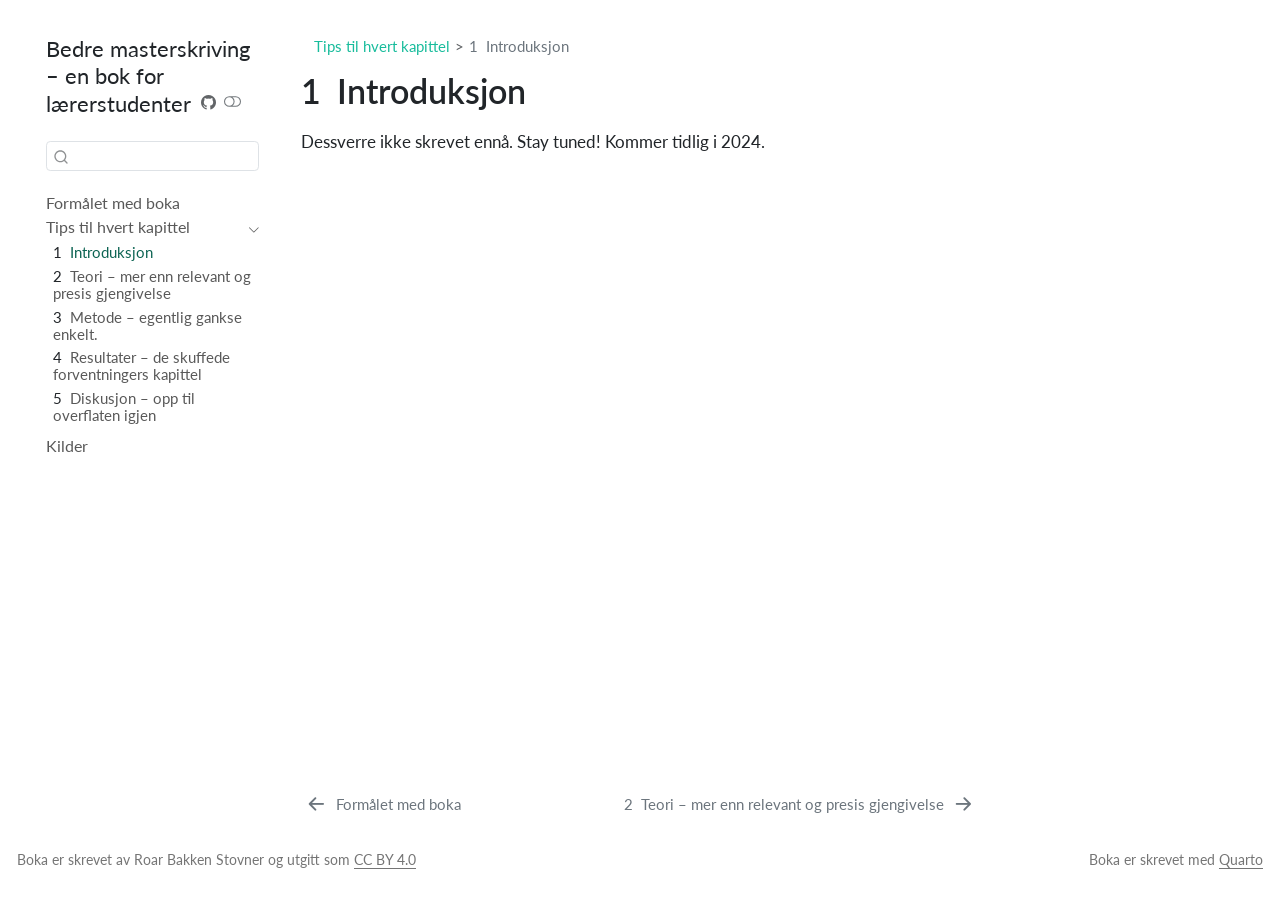
<file: kapitler/kap_introduksjon.html>
<!DOCTYPE html>
<html xmlns="http://www.w3.org/1999/xhtml" lang="en" xml:lang="en"><head>

<meta charset="utf-8">
<meta name="generator" content="quarto-1.10.18">

<meta name="viewport" content="width=device-width, initial-scale=1.0, user-scalable=yes">


<title>1&nbsp; Introduksjon – Bedre masterskriving -- en bok for lærerstudenter</title>
<style>
/* Default styles provided by pandoc.
** See https://pandoc.org/MANUAL.html#variables-for-html for config info.
*/
span.smallcaps{font-variant: small-caps;}
div.columns{display: flex; gap: 1.5em;}
div.column{flex: auto;}
@media screen {
div.columns{gap: min(4vw, 1.5em);}
div.column{overflow-x: auto;}
}
div.hanging-indent{margin-left: 1.5em; text-indent: -1.5em;}
ul.task-list{list-style: none;}
ul.task-list li input[type="checkbox"] {
  width: 0.8em;
  margin: 0 0.8em 0.2em -1em; /* quarto-specific, see https://github.com/quarto-dev/quarto-cli/issues/4556 */ 
  vertical-align: middle;
}
</style>


<script src="../site_libs/quarto-nav/quarto-nav.js"></script>
<script src="../site_libs/quarto-nav/headroom.min.js"></script>
<script src="../site_libs/clipboard/clipboard.min.js"></script>
<script src="../site_libs/quarto-search/autocomplete.umd.js"></script>
<script src="../site_libs/quarto-search/fuse.min.js"></script>
<script src="../site_libs/quarto-search/quarto-search.js"></script>
<meta name="quarto:offset" content="../">
<link href="../kapitler/kap_teori.html" rel="next">
<link href="../index.html" rel="prev">
<script src="../site_libs/quarto-html/quarto.js" type="module"></script>
<script src="../site_libs/quarto-html/tabsets/tabsets.js" type="module"></script>
<script src="../site_libs/quarto-html/popper.min.js"></script>
<script src="../site_libs/quarto-html/tippy.umd.min.js"></script>
<script src="../site_libs/quarto-html/anchor.min.js"></script>
<link href="../site_libs/quarto-html/tippy.css" rel="stylesheet">
<link href="../site_libs/quarto-html/quarto-syntax-highlighting-64a204ab8560d761af7679ceaba22944.css" rel="stylesheet" class="quarto-color-scheme" id="quarto-text-highlighting-styles">
<link href="../site_libs/quarto-html/quarto-syntax-highlighting-dark-b85bc7c33db8c58e0ec93c3465666fed.css" rel="stylesheet" class="quarto-color-scheme quarto-color-alternate" id="quarto-text-highlighting-styles">
<link href="../site_libs/quarto-html/quarto-syntax-highlighting-64a204ab8560d761af7679ceaba22944.css" rel="stylesheet" class="quarto-color-scheme-extra" id="quarto-text-highlighting-styles">
<script src="../site_libs/bootstrap/bootstrap.min.js"></script>
<link href="../site_libs/bootstrap/bootstrap-icons.css" rel="stylesheet">
<link href="../site_libs/bootstrap/bootstrap-23591dadf3f8cc19fab8749cc6aaf2bc.min.css" rel="stylesheet" append-hash="true" class="quarto-color-scheme" id="quarto-bootstrap" data-mode="light">
<link href="../site_libs/bootstrap/bootstrap-dark-8cb55351229e1a4d8c7b5388619a8a79.min.css" rel="stylesheet" append-hash="true" class="quarto-color-scheme quarto-color-alternate" id="quarto-bootstrap" data-mode="dark">
<link href="../site_libs/bootstrap/bootstrap-23591dadf3f8cc19fab8749cc6aaf2bc.min.css" rel="stylesheet" append-hash="true" class="quarto-color-scheme-extra" id="quarto-bootstrap" data-mode="light">
<script id="quarto-search-options" type="application/json">{
  "location": "sidebar",
  "copy-button": false,
  "collapse-after": 3,
  "panel-placement": "start",
  "type": "textbox",
  "limit": 50,
  "keyboard-shortcut": [
    "f",
    "/",
    "s"
  ],
  "show-item-context": false,
  "language": {
    "search-no-results-text": "Ingen resultater",
    "search-matching-documents-text": "Samsvarende dokumenter",
    "search-copy-link-title": "Kopier link for å søke",
    "search-hide-matches-text": "Skjul ytterlige resultater",
    "search-more-match-text": "annet resultat i dette dokumentet",
    "search-more-matches-text": "andre resultater i dette dokumentet",
    "search-clear-button-title": "Tøm",
    "search-text-placeholder": "",
    "search-detached-cancel-button-title": "Avbryt",
    "search-submit-button-title": "Send inn",
    "search-label": "Søk"
  }
}</script>
<script async="" src="https://www.googletagmanager.com/gtag/js?id=G-917RCTRH1N"></script>

<script type="text/javascript">

window.dataLayer = window.dataLayer || [];
function gtag(){dataLayer.push(arguments);}
gtag('js', new Date());
gtag('config', 'G-917RCTRH1N', { 'anonymize_ip': true});
</script>


</head>

<body class="nav-sidebar floating quarto-light"><script id="quarto-html-before-body" type="application/javascript">
    const toggleBodyColorMode = (bsSheetEl) => {
      const mode = bsSheetEl.getAttribute("data-mode");
      const bodyEl = window.document.querySelector("body");
      if (mode === "dark") {
        bodyEl.classList.add("quarto-dark");
        bodyEl.classList.remove("quarto-light");
      } else {
        bodyEl.classList.add("quarto-light");
        bodyEl.classList.remove("quarto-dark");
      }
    }
    const toggleBodyColorPrimary = () => {
      const bsSheetEl = window.document.querySelector("link#quarto-bootstrap:not([rel=disabled-stylesheet])");
      if (bsSheetEl) {
        toggleBodyColorMode(bsSheetEl);
      }
    }
    const setColorSchemeToggle = (alternate) => {
      const toggles = window.document.querySelectorAll('.quarto-color-scheme-toggle');
      for (let i=0; i < toggles.length; i++) {
        const toggle = toggles[i];
        if (toggle) {
          if (alternate) {
            toggle.classList.add("alternate");
          } else {
            toggle.classList.remove("alternate");
          }
        }
      }
    };
    const toggleColorMode = (alternate) => {
      // Switch the stylesheets
      const primaryStylesheets = window.document.querySelectorAll('link.quarto-color-scheme:not(.quarto-color-alternate)');
      const alternateStylesheets = window.document.querySelectorAll('link.quarto-color-scheme.quarto-color-alternate');
      manageTransitions('#quarto-margin-sidebar .nav-link', false);
      if (alternate) {
        // note: dark is layered on light, we don't disable primary!
        enableStylesheet(alternateStylesheets);
        for (const sheetNode of alternateStylesheets) {
          if (sheetNode.id === "quarto-bootstrap") {
            toggleBodyColorMode(sheetNode);
          }
        }
      } else {
        disableStylesheet(alternateStylesheets);
        enableStylesheet(primaryStylesheets)
        toggleBodyColorPrimary();
      }
      manageTransitions('#quarto-margin-sidebar .nav-link', true);
      // Switch the toggles
      setColorSchemeToggle(alternate)
      // Hack to workaround the fact that safari doesn't
      // properly recolor the scrollbar when toggling (#1455)
      if (navigator.userAgent.indexOf('Safari') > 0 && navigator.userAgent.indexOf('Chrome') == -1) {
        manageTransitions("body", false);
        window.scrollTo(0, 1);
        setTimeout(() => {
          window.scrollTo(0, 0);
          manageTransitions("body", true);
        }, 40);
      }
    }
    const disableStylesheet = (stylesheets) => {
      for (let i=0; i < stylesheets.length; i++) {
        const stylesheet = stylesheets[i];
        stylesheet.rel = 'disabled-stylesheet';
      }
    }
    const enableStylesheet = (stylesheets) => {
      for (let i=0; i < stylesheets.length; i++) {
        const stylesheet = stylesheets[i];
        if(stylesheet.rel !== 'stylesheet') { // for Chrome, which will still FOUC without this check
          stylesheet.rel = 'stylesheet';
        }
      }
    }
    const manageTransitions = (selector, allowTransitions) => {
      const els = window.document.querySelectorAll(selector);
      for (let i=0; i < els.length; i++) {
        const el = els[i];
        if (allowTransitions) {
          el.classList.remove('notransition');
        } else {
          el.classList.add('notransition');
        }
      }
    }
    const isFileUrl = () => {
      return window.location.protocol === 'file:';
    }
    const hasAlternateSentinel = () => {
      let styleSentinel = getColorSchemeSentinel();
      if (styleSentinel !== null) {
        return styleSentinel === "alternate";
      } else {
        return false;
      }
    }
    const setStyleSentinel = (alternate) => {
      const value = alternate ? "alternate" : "default";
      if (!isFileUrl()) {
        window.localStorage.setItem("quarto-color-scheme", value);
      } else {
        localAlternateSentinel = value;
      }
    }
    const getColorSchemeSentinel = () => {
      if (!isFileUrl()) {
        const storageValue = window.localStorage.getItem("quarto-color-scheme");
        return storageValue != null ? storageValue : localAlternateSentinel;
      } else {
        return localAlternateSentinel;
      }
    }
    const toggleGiscusIfUsed = (isAlternate, darkModeDefault) => {
      const baseTheme = document.querySelector('#giscus-base-theme')?.value ?? 'light';
      const alternateTheme = document.querySelector('#giscus-alt-theme')?.value ?? 'dark';
      let newTheme = '';
      if(authorPrefersDark) {
        newTheme = isAlternate ? baseTheme : alternateTheme;
      } else {
        newTheme = isAlternate ? alternateTheme : baseTheme;
      }
      const changeGiscusTheme = () => {
        // From: https://github.com/giscus/giscus/issues/336
        const sendMessage = (message) => {
          const iframe = document.querySelector('iframe.giscus-frame');
          if (!iframe) return;
          iframe.contentWindow.postMessage({ giscus: message }, 'https://giscus.app');
        }
        sendMessage({
          setConfig: {
            theme: newTheme
          }
        });
      }
      const isGiscussLoaded = window.document.querySelector('iframe.giscus-frame') !== null;
      if (isGiscussLoaded) {
        changeGiscusTheme();
      }
    };
    const authorPrefersDark = false;
    const darkModeDefault = authorPrefersDark;
      document.querySelector('link#quarto-text-highlighting-styles.quarto-color-scheme-extra').rel = 'disabled-stylesheet';
      document.querySelector('link#quarto-bootstrap.quarto-color-scheme-extra').rel = 'disabled-stylesheet';
    let localAlternateSentinel = darkModeDefault ? 'alternate' : 'default';
    // Dark / light mode switch
    window.quartoToggleColorScheme = () => {
      // Read the current dark / light value
      let toAlternate = !hasAlternateSentinel();
      toggleColorMode(toAlternate);
      setStyleSentinel(toAlternate);
      toggleGiscusIfUsed(toAlternate, darkModeDefault);
      window.dispatchEvent(new Event('resize'));
    };
    // Switch to dark mode if need be
    if (hasAlternateSentinel()) {
      toggleColorMode(true);
    } else {
      toggleColorMode(false);
    }
  </script>

<div id="quarto-search-results"></div>
  <header id="quarto-header" class="headroom fixed-top">
  <nav class="quarto-secondary-nav">
    <div class="container-fluid d-flex">
      <button type="button" class="quarto-btn-toggle btn" data-bs-toggle="collapse" role="button" data-bs-target=".quarto-sidebar-collapse-item" aria-controls="quarto-sidebar" aria-expanded="false" aria-label="Slå av eller på sidebarnavigering" onclick="if (window.quartoToggleHeadroom) { window.quartoToggleHeadroom(); }">
        <i class="bi bi-layout-text-sidebar-reverse"></i>
      </button>
        <nav class="quarto-page-breadcrumbs" aria-label="breadcrumb"><ol class="breadcrumb"><li class="breadcrumb-item"><a href="../kapitler/kap_introduksjon.html">Tips til hvert kapittel</a></li><li class="breadcrumb-item"><a href="../kapitler/kap_introduksjon.html"><span class="chapter-number">1</span>&nbsp; <span class="chapter-title">Introduksjon</span></a></li></ol></nav>
        <a class="flex-grow-1" role="navigation" data-bs-toggle="collapse" data-bs-target=".quarto-sidebar-collapse-item" aria-controls="quarto-sidebar" aria-expanded="false" aria-label="Slå av eller på sidebarnavigering" onclick="if (window.quartoToggleHeadroom) { window.quartoToggleHeadroom(); }">      
        </a>
      <button type="button" class="btn quarto-search-button" aria-label="Søk" onclick="window.quartoOpenSearch();">
        <i class="bi bi-search"></i>
      </button>
    </div>
  </nav>
</header>
<!-- content -->
<div id="quarto-content" class="quarto-container page-columns page-rows-contents page-layout-article">
<!-- sidebar -->
  <nav id="quarto-sidebar" class="sidebar collapse collapse-horizontal quarto-sidebar-collapse-item sidebar-navigation floating overflow-auto">
    <div class="pt-lg-2 mt-2 text-left sidebar-header">
    <div class="sidebar-title mb-0 py-0">
      <a href="../">Bedre masterskriving – en bok for lærerstudenter</a> 
        <div class="sidebar-tools-main">
    <a href="https://github.com/roarstovner/masterboka" title="Kildekode" class="quarto-navigation-tool px-1" aria-label="Kildekode"><i class="bi bi-github"></i></a>
  <a href="" class="quarto-color-scheme-toggle quarto-navigation-tool  px-1" onclick="window.quartoToggleColorScheme(); return false;" title="Bytt mørk modus"><i class="bi"></i></a>
</div>
    </div>
      </div>
        <div class="mt-2 flex-shrink-0 align-items-center">
        <div class="sidebar-search">
        <div id="quarto-search" class="" title="Søk"></div>
        </div>
        </div>
    <div class="sidebar-menu-container"> 
    <ul class="list-unstyled mt-1">
        <li class="sidebar-item">
  <div class="sidebar-item-container"> 
  <a href="../index.html" class="sidebar-item-text sidebar-link">
 <span class="menu-text">Formålet med boka</span></a>
  </div>
</li>
        <li class="sidebar-item sidebar-item-section">
      <div class="sidebar-item-container"> 
            <a class="sidebar-item-text sidebar-link text-start" data-bs-toggle="collapse" data-bs-target="#quarto-sidebar-section-1" role="navigation" aria-expanded="true">
 <span class="menu-text">Tips til hvert kapittel</span></a>
          <a class="sidebar-item-toggle text-start" data-bs-toggle="collapse" data-bs-target="#quarto-sidebar-section-1" role="navigation" aria-expanded="true" aria-label="Slå på delen">
            <i class="bi bi-chevron-right ms-2"></i>
          </a> 
      </div>
      <ul id="quarto-sidebar-section-1" class="collapse list-unstyled sidebar-section depth1 show">  
          <li class="sidebar-item">
  <div class="sidebar-item-container"> 
  <a href="../kapitler/kap_introduksjon.html" class="sidebar-item-text sidebar-link active">
 <span class="menu-text"><span class="chapter-number">1</span>&nbsp; <span class="chapter-title">Introduksjon</span></span></a>
  </div>
</li>
          <li class="sidebar-item">
  <div class="sidebar-item-container"> 
  <a href="../kapitler/kap_teori.html" class="sidebar-item-text sidebar-link">
 <span class="menu-text"><span class="chapter-number">2</span>&nbsp; <span class="chapter-title">Teori – mer enn relevant og presis gjengivelse</span></span></a>
  </div>
</li>
          <li class="sidebar-item">
  <div class="sidebar-item-container"> 
  <a href="../kapitler/kap_metode.html" class="sidebar-item-text sidebar-link">
 <span class="menu-text"><span class="chapter-number">3</span>&nbsp; <span class="chapter-title">Metode – egentlig gankse enkelt.</span></span></a>
  </div>
</li>
          <li class="sidebar-item">
  <div class="sidebar-item-container"> 
  <a href="../kapitler/kap_resultat.html" class="sidebar-item-text sidebar-link">
 <span class="menu-text"><span class="chapter-number">4</span>&nbsp; <span class="chapter-title">Resultater – de skuffede forventningers kapittel</span></span></a>
  </div>
</li>
          <li class="sidebar-item">
  <div class="sidebar-item-container"> 
  <a href="../kapitler/kap_diskusjon.html" class="sidebar-item-text sidebar-link">
 <span class="menu-text"><span class="chapter-number">5</span>&nbsp; <span class="chapter-title">Diskusjon – opp til overflaten igjen</span></span></a>
  </div>
</li>
      </ul>
  </li>
        <li class="sidebar-item">
  <div class="sidebar-item-container"> 
  <a href="../references.html" class="sidebar-item-text sidebar-link">
 <span class="menu-text">Kilder</span></a>
  </div>
</li>
    </ul>
    </div>
</nav>
<div id="quarto-sidebar-glass" class="quarto-sidebar-collapse-item" data-bs-toggle="collapse" data-bs-target=".quarto-sidebar-collapse-item"></div>
<!-- margin-sidebar -->
    <div id="quarto-margin-sidebar" class="sidebar margin-sidebar zindex-bottom">
        
    </div>
<!-- main -->
<main class="content" id="quarto-document-content">


<header id="title-block-header" class="quarto-title-block default"><nav class="quarto-page-breadcrumbs quarto-title-breadcrumbs d-none d-lg-block" aria-label="breadcrumb"><ol class="breadcrumb"><li class="breadcrumb-item"><a href="../kapitler/kap_introduksjon.html">Tips til hvert kapittel</a></li><li class="breadcrumb-item"><a href="../kapitler/kap_introduksjon.html"><span class="chapter-number">1</span>&nbsp; <span class="chapter-title">Introduksjon</span></a></li></ol></nav>
<div class="quarto-title">
<h1 class="title"><span id="sec-introduksjon" class="quarto-section-identifier"><span class="chapter-number">1</span>&nbsp; <span class="chapter-title">Introduksjon</span></span></h1>
</div>



<div class="quarto-title-meta">

    
  
    
  </div>
  


</header>


<p>Dessverre ikke skrevet ennå. Stay tuned! Kommer tidlig i 2024.</p>



</main> <!-- /main -->
<script id="quarto-html-after-body" type="application/javascript">
  window.document.addEventListener("DOMContentLoaded", function (event) {
    // Ensure there is a toggle, if there isn't float one in the top right
    if (window.document.querySelector('.quarto-color-scheme-toggle') === null) {
      const a = window.document.createElement('a');
      a.classList.add('top-right');
      a.classList.add('quarto-color-scheme-toggle');
      a.href = "";
      a.onclick = function() { try { window.quartoToggleColorScheme(); } catch {} return false; };
      const i = window.document.createElement("i");
      i.classList.add('bi');
      a.appendChild(i);
      window.document.body.appendChild(a);
    }
    setColorSchemeToggle(hasAlternateSentinel())
    const icon = "";
    const anchorJS = new window.AnchorJS();
    anchorJS.options = {
      placement: 'right',
      icon: icon
    };
    anchorJS.add('.anchored');
    const isCodeAnnotation = (el) => {
      for (const clz of el.classList) {
        if (clz.startsWith('code-annotation-')) {                     
          return true;
        }
      }
      return false;
    }
    const onCopySuccess = function(e) {
      // button target
      const button = e.trigger;
      // don't keep focus
      button.blur();
      // flash "checked"
      button.classList.add('code-copy-button-checked');
      var currentTitle = button.getAttribute("title");
      button.setAttribute("title", "Kopiert!");
      let tooltip;
      if (window.bootstrap) {
        button.setAttribute("data-bs-toggle", "tooltip");
        button.setAttribute("data-bs-placement", "left");
        button.setAttribute("data-bs-title", "Kopiert!");
        tooltip = new bootstrap.Tooltip(button, 
          { trigger: "manual", 
            customClass: "code-copy-button-tooltip",
            offset: [0, -8]});
        tooltip.show();    
      }
      setTimeout(function() {
        if (tooltip) {
          tooltip.hide();
          button.removeAttribute("data-bs-title");
          button.removeAttribute("data-bs-toggle");
          button.removeAttribute("data-bs-placement");
        }
        button.setAttribute("title", currentTitle);
        button.classList.remove('code-copy-button-checked');
      }, 1000);
      // clear code selection
      e.clearSelection();
    }
    const getTextToCopy = function(trigger) {
      const outerScaffold = trigger.parentElement.cloneNode(true);
      const codeEl = outerScaffold.querySelector('code');
      for (const childEl of codeEl.children) {
        if (isCodeAnnotation(childEl)) {
          childEl.remove();
        }
      }
      return codeEl.innerText;
    }
    const clipboard = new window.ClipboardJS('.code-copy-button:not([data-in-quarto-modal])', {
      text: getTextToCopy
    });
    clipboard.on('success', onCopySuccess);
    if (window.document.getElementById('quarto-embedded-source-code-modal')) {
      const clipboardModal = new window.ClipboardJS('.code-copy-button[data-in-quarto-modal]', {
        text: getTextToCopy,
        container: window.document.getElementById('quarto-embedded-source-code-modal')
      });
      clipboardModal.on('success', onCopySuccess);
    }
      var localhostRegex = new RegExp(/^(?:http|https):\/\/localhost\:?[0-9]*\//);
      var mailtoRegex = new RegExp(/^mailto:/);
        var filterRegex = new RegExp("https:\/\/masterboka\.roarstovner\.no");
      var isInternal = (href) => {
          return filterRegex.test(href) || localhostRegex.test(href) || mailtoRegex.test(href);
      }
      // Inspect non-navigation links and adorn them if external
     var links = window.document.querySelectorAll('a[href]:not(.nav-link):not(.navbar-brand):not(.toc-action):not(.sidebar-link):not(.sidebar-item-toggle):not(.pagination-link):not(.no-external):not([aria-hidden]):not(.dropdown-item):not(.quarto-navigation-tool):not(.about-link)');
      for (var i=0; i<links.length; i++) {
        const link = links[i];
        if (!isInternal(link.href)) {
          // undo the damage that might have been done by quarto-nav.js in the case of
          // links that we want to consider external
          if (link.dataset.originalHref !== undefined) {
            link.href = link.dataset.originalHref;
          }
            // target, if specified
            link.setAttribute("target", "_blank");
            if (link.getAttribute("rel") === null) {
              link.setAttribute("rel", "noopener");
            }
        }
      }
    function tippyHover(el, contentFn, onTriggerFn, onUntriggerFn) {
      const config = {
        allowHTML: true,
        maxWidth: 500,
        delay: 100,
        arrow: false,
        appendTo: function(el) {
            return el.parentElement;
        },
        interactive: true,
        interactiveBorder: 10,
        theme: 'quarto',
        placement: 'bottom-start',
      };
      if (contentFn) {
        config.content = contentFn;
      }
      if (onTriggerFn) {
        config.onTrigger = onTriggerFn;
      }
      if (onUntriggerFn) {
        config.onUntrigger = onUntriggerFn;
      }
      window.tippy(el, config); 
    }
    const noterefs = window.document.querySelectorAll('a[role="doc-noteref"]');
    for (var i=0; i<noterefs.length; i++) {
      const ref = noterefs[i];
      tippyHover(ref, function() {
        // use id or data attribute instead here
        let href = ref.getAttribute('data-footnote-href') || ref.getAttribute('href');
        try { href = new URL(href).hash; } catch {}
        const id = href.replace(/^#\/?/, "");
        const note = window.document.getElementById(id);
        if (note) {
          return note.innerHTML;
        } else {
          return "";
        }
      });
    }
    const xrefs = window.document.querySelectorAll('a.quarto-xref');
    const processXRef = (id, note) => {
      // Strip column container classes
      const stripColumnClz = (el) => {
        el.classList.remove("page-full", "page-columns");
        if (el.children) {
          for (const child of el.children) {
            stripColumnClz(child);
          }
        }
      }
      stripColumnClz(note)
      if (id === null || id.startsWith('sec-')) {
        // Special case sections, only their first couple elements
        const container = document.createElement("div");
        if (note.children && note.children.length > 2) {
          container.appendChild(note.children[0].cloneNode(true));
          for (let i = 1; i < note.children.length; i++) {
            const child = note.children[i];
            if (child.tagName === "P" && child.innerText === "") {
              continue;
            } else {
              container.appendChild(child.cloneNode(true));
              break;
            }
          }
          if (window.Quarto?.typesetMath) {
            window.Quarto.typesetMath(container);
          }
          return container.innerHTML
        } else {
          if (window.Quarto?.typesetMath) {
            window.Quarto.typesetMath(note);
          }
          return note.innerHTML;
        }
      } else {
        // Remove any anchor links if they are present
        const anchorLink = note.querySelector('a.anchorjs-link');
        if (anchorLink) {
          anchorLink.remove();
        }
        if (window.Quarto?.typesetMath) {
          window.Quarto.typesetMath(note);
        }
        if (note.classList.contains("callout")) {
          return note.outerHTML;
        } else {
          return note.innerHTML;
        }
      }
    }
    for (var i=0; i<xrefs.length; i++) {
      const xref = xrefs[i];
      tippyHover(xref, undefined, function(instance) {
        instance.disable();
        let url = xref.getAttribute('href');
        let hash = undefined; 
        if (url.startsWith('#')) {
          hash = url;
        } else {
          try { hash = new URL(url).hash; } catch {}
        }
        if (hash) {
          const id = hash.replace(/^#\/?/, "");
          const note = window.document.getElementById(id);
          if (note !== null) {
            try {
              const html = processXRef(id, note.cloneNode(true));
              instance.setContent(html);
            } finally {
              instance.enable();
              instance.show();
            }
          } else {
            // See if we can fetch this
            fetch(url.split('#')[0])
            .then(res => res.text())
            .then(html => {
              const parser = new DOMParser();
              const htmlDoc = parser.parseFromString(html, "text/html");
              const note = htmlDoc.getElementById(id);
              if (note !== null) {
                const html = processXRef(id, note);
                instance.setContent(html);
              } 
            }).finally(() => {
              instance.enable();
              instance.show();
            });
          }
        } else {
          // See if we can fetch a full url (with no hash to target)
          // This is a special case and we should probably do some content thinning / targeting
          fetch(url)
          .then(res => res.text())
          .then(html => {
            const parser = new DOMParser();
            const htmlDoc = parser.parseFromString(html, "text/html");
            const note = htmlDoc.querySelector('main.content');
            if (note !== null) {
              // This should only happen for chapter cross references
              // (since there is no id in the URL)
              // remove the first header
              if (note.children.length > 0 && note.children[0].tagName === "HEADER") {
                note.children[0].remove();
              }
              const html = processXRef(null, note);
              instance.setContent(html);
            } 
          }).finally(() => {
            instance.enable();
            instance.show();
          });
        }
      }, function(instance) {
      });
    }
        let selectedAnnoteEl;
        const selectorForAnnotation = ( cell, annotation) => {
          let cellAttr = 'data-code-cell="' + cell + '"';
          let lineAttr = 'data-code-annotation="' +  annotation + '"';
          const selector = 'span[' + cellAttr + '][' + lineAttr + ']';
          return selector;
        }
        const selectCodeLines = (annoteEl) => {
          const doc = window.document;
          const targetCell = annoteEl.getAttribute("data-target-cell");
          const targetAnnotation = annoteEl.getAttribute("data-target-annotation");
          const annoteSpan = window.document.querySelector(selectorForAnnotation(targetCell, targetAnnotation));
          const lines = annoteSpan.getAttribute("data-code-lines").split(",");
          const lineIds = lines.map((line) => {
            return targetCell + "-" + line;
          })
          let top = null;
          let height = null;
          let parent = null;
          if (lineIds.length > 0) {
              //compute the position of the single el (top and bottom and make a div)
              const el = window.document.getElementById(lineIds[0]);
              top = el.offsetTop;
              height = el.offsetHeight;
              parent = el.parentElement.parentElement;
            if (lineIds.length > 1) {
              const lastEl = window.document.getElementById(lineIds[lineIds.length - 1]);
              const bottom = lastEl.offsetTop + lastEl.offsetHeight;
              height = bottom - top;
            }
            if (top !== null && height !== null && parent !== null) {
              // cook up a div (if necessary) and position it 
              let div = window.document.getElementById("code-annotation-line-highlight");
              if (div === null) {
                div = window.document.createElement("div");
                div.setAttribute("id", "code-annotation-line-highlight");
                div.style.position = 'absolute';
                parent.appendChild(div);
              }
              div.style.top = top - 2 + "px";
              div.style.height = height + 4 + "px";
              div.style.left = 0;
              let gutterDiv = window.document.getElementById("code-annotation-line-highlight-gutter");
              if (gutterDiv === null) {
                gutterDiv = window.document.createElement("div");
                gutterDiv.setAttribute("id", "code-annotation-line-highlight-gutter");
                gutterDiv.style.position = 'absolute';
                const codeCell = window.document.getElementById(targetCell);
                const gutter = codeCell.querySelector('.code-annotation-gutter');
                gutter.appendChild(gutterDiv);
              }
              gutterDiv.style.top = top - 2 + "px";
              gutterDiv.style.height = height + 4 + "px";
            }
            selectedAnnoteEl = annoteEl;
          }
        };
        const unselectCodeLines = () => {
          const elementsIds = ["code-annotation-line-highlight", "code-annotation-line-highlight-gutter"];
          elementsIds.forEach((elId) => {
            const div = window.document.getElementById(elId);
            if (div) {
              div.remove();
            }
          });
          selectedAnnoteEl = undefined;
        };
          // Handle positioning of the toggle
      window.addEventListener(
        "resize",
        throttle(() => {
          elRect = undefined;
          if (selectedAnnoteEl) {
            selectCodeLines(selectedAnnoteEl);
          }
        }, 10)
      );
      function throttle(fn, ms) {
      let throttle = false;
      let timer;
        return (...args) => {
          if(!throttle) { // first call gets through
              fn.apply(this, args);
              throttle = true;
          } else { // all the others get throttled
              if(timer) clearTimeout(timer); // cancel #2
              timer = setTimeout(() => {
                fn.apply(this, args);
                timer = throttle = false;
              }, ms);
          }
        };
      }
        // Attach click handler to the DT
        const annoteDls = window.document.querySelectorAll('dt[data-target-cell]');
        for (const annoteDlNode of annoteDls) {
          annoteDlNode.addEventListener('click', (event) => {
            const clickedEl = event.target;
            if (clickedEl !== selectedAnnoteEl) {
              unselectCodeLines();
              const activeEl = window.document.querySelector('dt[data-target-cell].code-annotation-active');
              if (activeEl) {
                activeEl.classList.remove('code-annotation-active');
              }
              selectCodeLines(clickedEl);
              clickedEl.classList.add('code-annotation-active');
            } else {
              // Unselect the line
              unselectCodeLines();
              clickedEl.classList.remove('code-annotation-active');
            }
          });
        }
    const findCites = (el) => {
      const parentEl = el.parentElement;
      if (parentEl) {
        const cites = parentEl.dataset.cites;
        if (cites) {
          return {
            el,
            cites: cites.split(' ')
          };
        } else {
          return findCites(el.parentElement)
        }
      } else {
        return undefined;
      }
    };
    var bibliorefs = window.document.querySelectorAll('a[role="doc-biblioref"]');
    for (var i=0; i<bibliorefs.length; i++) {
      const ref = bibliorefs[i];
      const citeInfo = findCites(ref);
      if (citeInfo) {
        tippyHover(citeInfo.el, function() {
          var popup = window.document.createElement('div');
          citeInfo.cites.forEach(function(cite) {
            var citeDiv = window.document.createElement('div');
            citeDiv.classList.add('hanging-indent');
            citeDiv.classList.add('csl-entry');
            var biblioDiv = window.document.getElementById('ref-' + cite);
            if (biblioDiv) {
              citeDiv.innerHTML = biblioDiv.innerHTML;
            }
            popup.appendChild(citeDiv);
          });
          return popup.innerHTML;
        });
      }
    }
  });
  </script>
<nav class="page-navigation">
  <div class="nav-page nav-page-previous">
      <a href="../index.html" class="pagination-link" aria-label="Formålet med boka">
        <i class="bi bi-arrow-left-short"></i> <span class="nav-page-text">Formålet med boka</span>
      </a>          
  </div>
  <div class="nav-page nav-page-next">
      <a href="../kapitler/kap_teori.html" class="pagination-link" aria-label="Teori -- mer enn relevant og presis gjengivelse">
        <span class="nav-page-text"><span class="chapter-number">2</span>&nbsp; <span class="chapter-title">Teori – mer enn relevant og presis gjengivelse</span></span> <i class="bi bi-arrow-right-short"></i>
      </a>
  </div>
</nav>
</div> <!-- /content -->
<footer class="footer">
  <div class="nav-footer">
    <div class="nav-footer-left">
<p>Boka er skrevet av Roar Bakken Stovner og utgitt som <a href="https://creativecommons.org/licenses/by/4.0/">CC BY 4.0</a></p>
</div>   
    <div class="nav-footer-center">
      &nbsp;
    </div>
    <div class="nav-footer-right">
<p>Boka er skrevet med <a href="https://quarto.org/">Quarto</a></p>
</div>
  </div>
</footer>




</body></html>
</file>
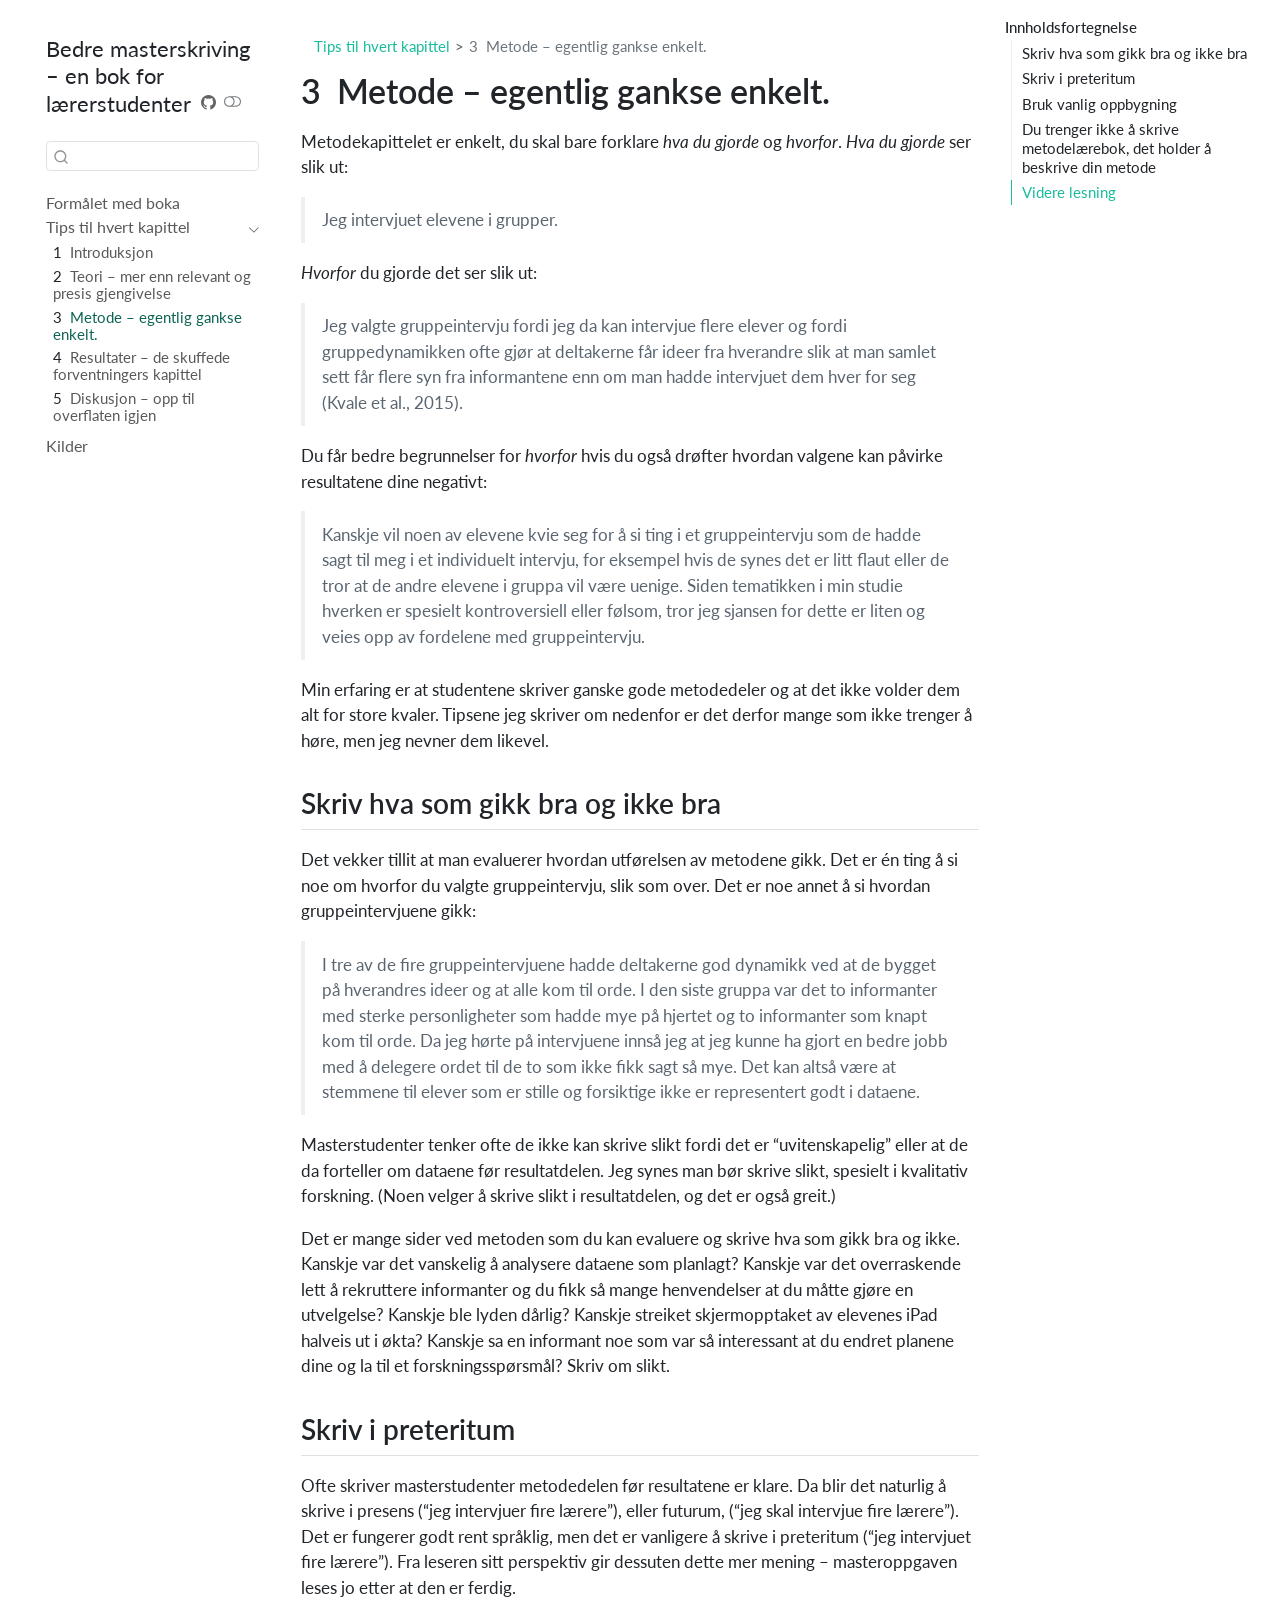
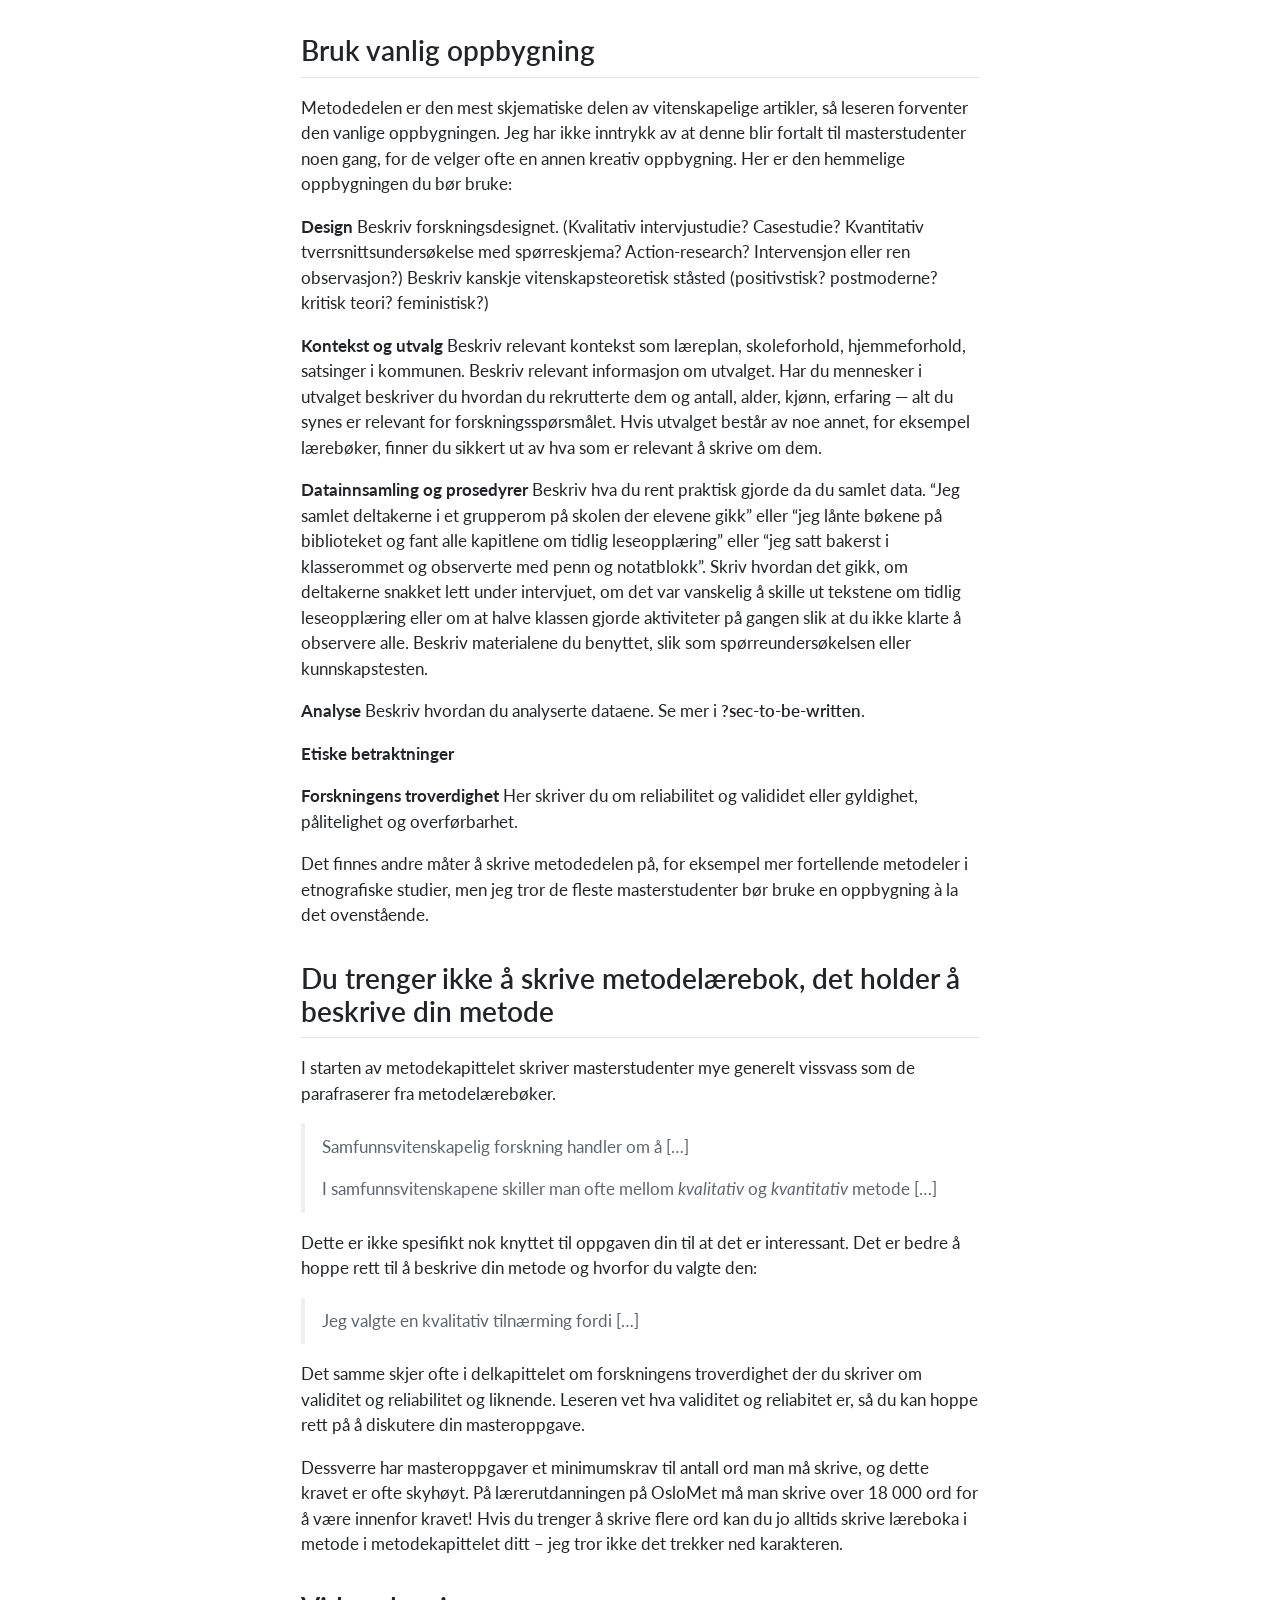
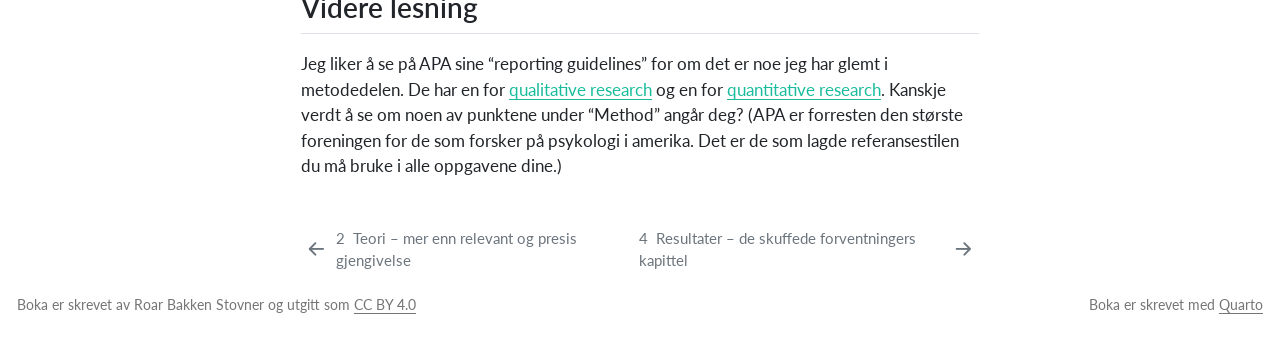
<file: kapitler/kap_metode.html>
<!DOCTYPE html>
<html xmlns="http://www.w3.org/1999/xhtml" lang="en" xml:lang="en"><head>

<meta charset="utf-8">
<meta name="generator" content="quarto-1.10.18">

<meta name="viewport" content="width=device-width, initial-scale=1.0, user-scalable=yes">


<title>3&nbsp; Metode – egentlig gankse enkelt. – Bedre masterskriving -- en bok for lærerstudenter</title>
<style>
/* Default styles provided by pandoc.
** See https://pandoc.org/MANUAL.html#variables-for-html for config info.
*/
span.smallcaps{font-variant: small-caps;}
div.columns{display: flex; gap: 1.5em;}
div.column{flex: auto;}
@media screen {
div.columns{gap: min(4vw, 1.5em);}
div.column{overflow-x: auto;}
}
div.hanging-indent{margin-left: 1.5em; text-indent: -1.5em;}
ul.task-list{list-style: none;}
ul.task-list li input[type="checkbox"] {
  width: 0.8em;
  margin: 0 0.8em 0.2em -1em; /* quarto-specific, see https://github.com/quarto-dev/quarto-cli/issues/4556 */ 
  vertical-align: middle;
}
</style>


<script src="../site_libs/quarto-nav/quarto-nav.js"></script>
<script src="../site_libs/quarto-nav/headroom.min.js"></script>
<script src="../site_libs/clipboard/clipboard.min.js"></script>
<script src="../site_libs/quarto-search/autocomplete.umd.js"></script>
<script src="../site_libs/quarto-search/fuse.min.js"></script>
<script src="../site_libs/quarto-search/quarto-search.js"></script>
<meta name="quarto:offset" content="../">
<link href="../kapitler/kap_resultat.html" rel="next">
<link href="../kapitler/kap_teori.html" rel="prev">
<script src="../site_libs/quarto-html/quarto.js" type="module"></script>
<script src="../site_libs/quarto-html/tabsets/tabsets.js" type="module"></script>
<script src="../site_libs/quarto-html/popper.min.js"></script>
<script src="../site_libs/quarto-html/tippy.umd.min.js"></script>
<script src="../site_libs/quarto-html/anchor.min.js"></script>
<link href="../site_libs/quarto-html/tippy.css" rel="stylesheet">
<link href="../site_libs/quarto-html/quarto-syntax-highlighting-64a204ab8560d761af7679ceaba22944.css" rel="stylesheet" class="quarto-color-scheme" id="quarto-text-highlighting-styles">
<link href="../site_libs/quarto-html/quarto-syntax-highlighting-dark-b85bc7c33db8c58e0ec93c3465666fed.css" rel="stylesheet" class="quarto-color-scheme quarto-color-alternate" id="quarto-text-highlighting-styles">
<link href="../site_libs/quarto-html/quarto-syntax-highlighting-64a204ab8560d761af7679ceaba22944.css" rel="stylesheet" class="quarto-color-scheme-extra" id="quarto-text-highlighting-styles">
<script src="../site_libs/bootstrap/bootstrap.min.js"></script>
<link href="../site_libs/bootstrap/bootstrap-icons.css" rel="stylesheet">
<link href="../site_libs/bootstrap/bootstrap-23591dadf3f8cc19fab8749cc6aaf2bc.min.css" rel="stylesheet" append-hash="true" class="quarto-color-scheme" id="quarto-bootstrap" data-mode="light">
<link href="../site_libs/bootstrap/bootstrap-dark-8cb55351229e1a4d8c7b5388619a8a79.min.css" rel="stylesheet" append-hash="true" class="quarto-color-scheme quarto-color-alternate" id="quarto-bootstrap" data-mode="dark">
<link href="../site_libs/bootstrap/bootstrap-23591dadf3f8cc19fab8749cc6aaf2bc.min.css" rel="stylesheet" append-hash="true" class="quarto-color-scheme-extra" id="quarto-bootstrap" data-mode="light">
<script id="quarto-search-options" type="application/json">{
  "location": "sidebar",
  "copy-button": false,
  "collapse-after": 3,
  "panel-placement": "start",
  "type": "textbox",
  "limit": 50,
  "keyboard-shortcut": [
    "f",
    "/",
    "s"
  ],
  "show-item-context": false,
  "language": {
    "search-no-results-text": "Ingen resultater",
    "search-matching-documents-text": "Samsvarende dokumenter",
    "search-copy-link-title": "Kopier link for å søke",
    "search-hide-matches-text": "Skjul ytterlige resultater",
    "search-more-match-text": "annet resultat i dette dokumentet",
    "search-more-matches-text": "andre resultater i dette dokumentet",
    "search-clear-button-title": "Tøm",
    "search-text-placeholder": "",
    "search-detached-cancel-button-title": "Avbryt",
    "search-submit-button-title": "Send inn",
    "search-label": "Søk"
  }
}</script>
<script async="" src="https://www.googletagmanager.com/gtag/js?id=G-917RCTRH1N"></script>

<script type="text/javascript">

window.dataLayer = window.dataLayer || [];
function gtag(){dataLayer.push(arguments);}
gtag('js', new Date());
gtag('config', 'G-917RCTRH1N', { 'anonymize_ip': true});
</script>


</head>

<body class="nav-sidebar floating quarto-light"><script id="quarto-html-before-body" type="application/javascript">
    const toggleBodyColorMode = (bsSheetEl) => {
      const mode = bsSheetEl.getAttribute("data-mode");
      const bodyEl = window.document.querySelector("body");
      if (mode === "dark") {
        bodyEl.classList.add("quarto-dark");
        bodyEl.classList.remove("quarto-light");
      } else {
        bodyEl.classList.add("quarto-light");
        bodyEl.classList.remove("quarto-dark");
      }
    }
    const toggleBodyColorPrimary = () => {
      const bsSheetEl = window.document.querySelector("link#quarto-bootstrap:not([rel=disabled-stylesheet])");
      if (bsSheetEl) {
        toggleBodyColorMode(bsSheetEl);
      }
    }
    const setColorSchemeToggle = (alternate) => {
      const toggles = window.document.querySelectorAll('.quarto-color-scheme-toggle');
      for (let i=0; i < toggles.length; i++) {
        const toggle = toggles[i];
        if (toggle) {
          if (alternate) {
            toggle.classList.add("alternate");
          } else {
            toggle.classList.remove("alternate");
          }
        }
      }
    };
    const toggleColorMode = (alternate) => {
      // Switch the stylesheets
      const primaryStylesheets = window.document.querySelectorAll('link.quarto-color-scheme:not(.quarto-color-alternate)');
      const alternateStylesheets = window.document.querySelectorAll('link.quarto-color-scheme.quarto-color-alternate');
      manageTransitions('#quarto-margin-sidebar .nav-link', false);
      if (alternate) {
        // note: dark is layered on light, we don't disable primary!
        enableStylesheet(alternateStylesheets);
        for (const sheetNode of alternateStylesheets) {
          if (sheetNode.id === "quarto-bootstrap") {
            toggleBodyColorMode(sheetNode);
          }
        }
      } else {
        disableStylesheet(alternateStylesheets);
        enableStylesheet(primaryStylesheets)
        toggleBodyColorPrimary();
      }
      manageTransitions('#quarto-margin-sidebar .nav-link', true);
      // Switch the toggles
      setColorSchemeToggle(alternate)
      // Hack to workaround the fact that safari doesn't
      // properly recolor the scrollbar when toggling (#1455)
      if (navigator.userAgent.indexOf('Safari') > 0 && navigator.userAgent.indexOf('Chrome') == -1) {
        manageTransitions("body", false);
        window.scrollTo(0, 1);
        setTimeout(() => {
          window.scrollTo(0, 0);
          manageTransitions("body", true);
        }, 40);
      }
    }
    const disableStylesheet = (stylesheets) => {
      for (let i=0; i < stylesheets.length; i++) {
        const stylesheet = stylesheets[i];
        stylesheet.rel = 'disabled-stylesheet';
      }
    }
    const enableStylesheet = (stylesheets) => {
      for (let i=0; i < stylesheets.length; i++) {
        const stylesheet = stylesheets[i];
        if(stylesheet.rel !== 'stylesheet') { // for Chrome, which will still FOUC without this check
          stylesheet.rel = 'stylesheet';
        }
      }
    }
    const manageTransitions = (selector, allowTransitions) => {
      const els = window.document.querySelectorAll(selector);
      for (let i=0; i < els.length; i++) {
        const el = els[i];
        if (allowTransitions) {
          el.classList.remove('notransition');
        } else {
          el.classList.add('notransition');
        }
      }
    }
    const isFileUrl = () => {
      return window.location.protocol === 'file:';
    }
    const hasAlternateSentinel = () => {
      let styleSentinel = getColorSchemeSentinel();
      if (styleSentinel !== null) {
        return styleSentinel === "alternate";
      } else {
        return false;
      }
    }
    const setStyleSentinel = (alternate) => {
      const value = alternate ? "alternate" : "default";
      if (!isFileUrl()) {
        window.localStorage.setItem("quarto-color-scheme", value);
      } else {
        localAlternateSentinel = value;
      }
    }
    const getColorSchemeSentinel = () => {
      if (!isFileUrl()) {
        const storageValue = window.localStorage.getItem("quarto-color-scheme");
        return storageValue != null ? storageValue : localAlternateSentinel;
      } else {
        return localAlternateSentinel;
      }
    }
    const toggleGiscusIfUsed = (isAlternate, darkModeDefault) => {
      const baseTheme = document.querySelector('#giscus-base-theme')?.value ?? 'light';
      const alternateTheme = document.querySelector('#giscus-alt-theme')?.value ?? 'dark';
      let newTheme = '';
      if(authorPrefersDark) {
        newTheme = isAlternate ? baseTheme : alternateTheme;
      } else {
        newTheme = isAlternate ? alternateTheme : baseTheme;
      }
      const changeGiscusTheme = () => {
        // From: https://github.com/giscus/giscus/issues/336
        const sendMessage = (message) => {
          const iframe = document.querySelector('iframe.giscus-frame');
          if (!iframe) return;
          iframe.contentWindow.postMessage({ giscus: message }, 'https://giscus.app');
        }
        sendMessage({
          setConfig: {
            theme: newTheme
          }
        });
      }
      const isGiscussLoaded = window.document.querySelector('iframe.giscus-frame') !== null;
      if (isGiscussLoaded) {
        changeGiscusTheme();
      }
    };
    const authorPrefersDark = false;
    const darkModeDefault = authorPrefersDark;
      document.querySelector('link#quarto-text-highlighting-styles.quarto-color-scheme-extra').rel = 'disabled-stylesheet';
      document.querySelector('link#quarto-bootstrap.quarto-color-scheme-extra').rel = 'disabled-stylesheet';
    let localAlternateSentinel = darkModeDefault ? 'alternate' : 'default';
    // Dark / light mode switch
    window.quartoToggleColorScheme = () => {
      // Read the current dark / light value
      let toAlternate = !hasAlternateSentinel();
      toggleColorMode(toAlternate);
      setStyleSentinel(toAlternate);
      toggleGiscusIfUsed(toAlternate, darkModeDefault);
      window.dispatchEvent(new Event('resize'));
    };
    // Switch to dark mode if need be
    if (hasAlternateSentinel()) {
      toggleColorMode(true);
    } else {
      toggleColorMode(false);
    }
  </script>

<div id="quarto-search-results"></div>
  <header id="quarto-header" class="headroom fixed-top">
  <nav class="quarto-secondary-nav">
    <div class="container-fluid d-flex">
      <button type="button" class="quarto-btn-toggle btn" data-bs-toggle="collapse" role="button" data-bs-target=".quarto-sidebar-collapse-item" aria-controls="quarto-sidebar" aria-expanded="false" aria-label="Slå av eller på sidebarnavigering" onclick="if (window.quartoToggleHeadroom) { window.quartoToggleHeadroom(); }">
        <i class="bi bi-layout-text-sidebar-reverse"></i>
      </button>
        <nav class="quarto-page-breadcrumbs" aria-label="breadcrumb"><ol class="breadcrumb"><li class="breadcrumb-item"><a href="../kapitler/kap_introduksjon.html">Tips til hvert kapittel</a></li><li class="breadcrumb-item"><a href="../kapitler/kap_metode.html"><span class="chapter-number">3</span>&nbsp; <span class="chapter-title">Metode – egentlig gankse enkelt.</span></a></li></ol></nav>
        <a class="flex-grow-1" role="navigation" data-bs-toggle="collapse" data-bs-target=".quarto-sidebar-collapse-item" aria-controls="quarto-sidebar" aria-expanded="false" aria-label="Slå av eller på sidebarnavigering" onclick="if (window.quartoToggleHeadroom) { window.quartoToggleHeadroom(); }">      
        </a>
      <button type="button" class="btn quarto-search-button" aria-label="Søk" onclick="window.quartoOpenSearch();">
        <i class="bi bi-search"></i>
      </button>
    </div>
  </nav>
</header>
<!-- content -->
<div id="quarto-content" class="quarto-container page-columns page-rows-contents page-layout-article">
<!-- sidebar -->
  <nav id="quarto-sidebar" class="sidebar collapse collapse-horizontal quarto-sidebar-collapse-item sidebar-navigation floating overflow-auto">
    <div class="pt-lg-2 mt-2 text-left sidebar-header">
    <div class="sidebar-title mb-0 py-0">
      <a href="../">Bedre masterskriving – en bok for lærerstudenter</a> 
        <div class="sidebar-tools-main">
    <a href="https://github.com/roarstovner/masterboka" title="Kildekode" class="quarto-navigation-tool px-1" aria-label="Kildekode"><i class="bi bi-github"></i></a>
  <a href="" class="quarto-color-scheme-toggle quarto-navigation-tool  px-1" onclick="window.quartoToggleColorScheme(); return false;" title="Bytt mørk modus"><i class="bi"></i></a>
</div>
    </div>
      </div>
        <div class="mt-2 flex-shrink-0 align-items-center">
        <div class="sidebar-search">
        <div id="quarto-search" class="" title="Søk"></div>
        </div>
        </div>
    <div class="sidebar-menu-container"> 
    <ul class="list-unstyled mt-1">
        <li class="sidebar-item">
  <div class="sidebar-item-container"> 
  <a href="../index.html" class="sidebar-item-text sidebar-link">
 <span class="menu-text">Formålet med boka</span></a>
  </div>
</li>
        <li class="sidebar-item sidebar-item-section">
      <div class="sidebar-item-container"> 
            <a class="sidebar-item-text sidebar-link text-start" data-bs-toggle="collapse" data-bs-target="#quarto-sidebar-section-1" role="navigation" aria-expanded="true">
 <span class="menu-text">Tips til hvert kapittel</span></a>
          <a class="sidebar-item-toggle text-start" data-bs-toggle="collapse" data-bs-target="#quarto-sidebar-section-1" role="navigation" aria-expanded="true" aria-label="Slå på delen">
            <i class="bi bi-chevron-right ms-2"></i>
          </a> 
      </div>
      <ul id="quarto-sidebar-section-1" class="collapse list-unstyled sidebar-section depth1 show">  
          <li class="sidebar-item">
  <div class="sidebar-item-container"> 
  <a href="../kapitler/kap_introduksjon.html" class="sidebar-item-text sidebar-link">
 <span class="menu-text"><span class="chapter-number">1</span>&nbsp; <span class="chapter-title">Introduksjon</span></span></a>
  </div>
</li>
          <li class="sidebar-item">
  <div class="sidebar-item-container"> 
  <a href="../kapitler/kap_teori.html" class="sidebar-item-text sidebar-link">
 <span class="menu-text"><span class="chapter-number">2</span>&nbsp; <span class="chapter-title">Teori – mer enn relevant og presis gjengivelse</span></span></a>
  </div>
</li>
          <li class="sidebar-item">
  <div class="sidebar-item-container"> 
  <a href="../kapitler/kap_metode.html" class="sidebar-item-text sidebar-link active">
 <span class="menu-text"><span class="chapter-number">3</span>&nbsp; <span class="chapter-title">Metode – egentlig gankse enkelt.</span></span></a>
  </div>
</li>
          <li class="sidebar-item">
  <div class="sidebar-item-container"> 
  <a href="../kapitler/kap_resultat.html" class="sidebar-item-text sidebar-link">
 <span class="menu-text"><span class="chapter-number">4</span>&nbsp; <span class="chapter-title">Resultater – de skuffede forventningers kapittel</span></span></a>
  </div>
</li>
          <li class="sidebar-item">
  <div class="sidebar-item-container"> 
  <a href="../kapitler/kap_diskusjon.html" class="sidebar-item-text sidebar-link">
 <span class="menu-text"><span class="chapter-number">5</span>&nbsp; <span class="chapter-title">Diskusjon – opp til overflaten igjen</span></span></a>
  </div>
</li>
      </ul>
  </li>
        <li class="sidebar-item">
  <div class="sidebar-item-container"> 
  <a href="../references.html" class="sidebar-item-text sidebar-link">
 <span class="menu-text">Kilder</span></a>
  </div>
</li>
    </ul>
    </div>
</nav>
<div id="quarto-sidebar-glass" class="quarto-sidebar-collapse-item" data-bs-toggle="collapse" data-bs-target=".quarto-sidebar-collapse-item"></div>
<!-- margin-sidebar -->
    <div id="quarto-margin-sidebar" class="sidebar margin-sidebar">
        <nav id="TOC" role="doc-toc" class="toc-active">
    <h2 id="toc-title">Innholdsfortegnelse</h2>
   
  <ul>
  <li><a href="#skriv-hva-som-gikk-bra-og-ikke-bra" id="toc-skriv-hva-som-gikk-bra-og-ikke-bra" class="nav-link active" data-scroll-target="#skriv-hva-som-gikk-bra-og-ikke-bra">Skriv hva som gikk bra og ikke bra</a></li>
  <li><a href="#skriv-i-preteritum" id="toc-skriv-i-preteritum" class="nav-link" data-scroll-target="#skriv-i-preteritum">Skriv i preteritum</a></li>
  <li><a href="#bruk-vanlig-oppbygning" id="toc-bruk-vanlig-oppbygning" class="nav-link" data-scroll-target="#bruk-vanlig-oppbygning">Bruk vanlig oppbygning</a></li>
  <li><a href="#du-trenger-ikke-å-skrive-metodelærebok-det-holder-å-beskrive-din-metode" id="toc-du-trenger-ikke-å-skrive-metodelærebok-det-holder-å-beskrive-din-metode" class="nav-link" data-scroll-target="#du-trenger-ikke-å-skrive-metodelærebok-det-holder-å-beskrive-din-metode">Du trenger ikke å skrive metodelærebok, det holder å beskrive din metode</a></li>
  <li><a href="#videre-lesning" id="toc-videre-lesning" class="nav-link" data-scroll-target="#videre-lesning">Videre lesning</a></li>
  </ul>
</nav>
    </div>
<!-- main -->
<main class="content" id="quarto-document-content">


<header id="title-block-header" class="quarto-title-block default"><nav class="quarto-page-breadcrumbs quarto-title-breadcrumbs d-none d-lg-block" aria-label="breadcrumb"><ol class="breadcrumb"><li class="breadcrumb-item"><a href="../kapitler/kap_introduksjon.html">Tips til hvert kapittel</a></li><li class="breadcrumb-item"><a href="../kapitler/kap_metode.html"><span class="chapter-number">3</span>&nbsp; <span class="chapter-title">Metode – egentlig gankse enkelt.</span></a></li></ol></nav>
<div class="quarto-title">
<h1 class="title"><span class="chapter-number">3</span>&nbsp; <span class="chapter-title">Metode – egentlig gankse enkelt.</span></h1>
</div>



<div class="quarto-title-meta">

    
  
    
  </div>
  


</header>


<p>Metodekapittelet er enkelt, du skal bare forklare <em>hva du gjorde</em> og <em>hvorfor</em>. <em>Hva du gjorde</em> ser slik ut:</p>
<blockquote class="blockquote">
<p>Jeg intervjuet elevene i grupper.</p>
</blockquote>
<p><em>Hvorfor</em> du gjorde det ser slik ut:</p>
<blockquote class="blockquote">
<p>Jeg valgte gruppeintervju fordi jeg da kan intervjue flere elever og fordi gruppedynamikken ofte gjør at deltakerne får ideer fra hverandre slik at man samlet sett får flere syn fra informantene enn om man hadde intervjuet dem hver for seg (Kvale et al., 2015).</p>
</blockquote>
<p>Du får bedre begrunnelser for <em>hvorfor</em> hvis du også drøfter hvordan valgene kan påvirke resultatene dine negativt:</p>
<blockquote class="blockquote">
<p>Kanskje vil noen av elevene kvie seg for å si ting i et gruppeintervju som de hadde sagt til meg i et individuelt intervju, for eksempel hvis de synes det er litt flaut eller de tror at de andre elevene i gruppa vil være uenige. Siden tematikken i min studie hverken er spesielt kontroversiell eller følsom, tror jeg sjansen for dette er liten og veies opp av fordelene med gruppeintervju.</p>
</blockquote>
<p>Min erfaring er at studentene skriver ganske gode metodedeler og at det ikke volder dem alt for store kvaler. Tipsene jeg skriver om nedenfor er det derfor mange som ikke trenger å høre, men jeg nevner dem likevel.</p>
<section id="skriv-hva-som-gikk-bra-og-ikke-bra" class="level2">
<h2 class="anchored" data-anchor-id="skriv-hva-som-gikk-bra-og-ikke-bra">Skriv hva som gikk bra og ikke bra</h2>
<p>Det vekker tillit at man evaluerer hvordan utførelsen av metodene gikk. Det er én ting å si noe om hvorfor du valgte gruppeintervju, slik som over. Det er noe annet å si hvordan gruppeintervjuene gikk:</p>
<blockquote class="blockquote">
<p>I tre av de fire gruppeintervjuene hadde deltakerne god dynamikk ved at de bygget på hverandres ideer og at alle kom til orde. I den siste gruppa var det to informanter med sterke personligheter som hadde mye på hjertet og to informanter som knapt kom til orde. Da jeg hørte på intervjuene innså jeg at jeg kunne ha gjort en bedre jobb med å delegere ordet til de to som ikke fikk sagt så mye. Det kan altså være at stemmene til elever som er stille og forsiktige ikke er representert godt i dataene.</p>
</blockquote>
<p>Masterstudenter tenker ofte de ikke kan skrive slikt fordi det er “uvitenskapelig” eller at de da forteller om dataene før resultatdelen. Jeg synes man bør skrive slikt, spesielt i kvalitativ forskning. (Noen velger å skrive slikt i resultatdelen, og det er også greit.)</p>
<p>Det er mange sider ved metoden som du kan evaluere og skrive hva som gikk bra og ikke. Kanskje var det vanskelig å analysere dataene som planlagt? Kanskje var det overraskende lett å rekruttere informanter og du fikk så mange henvendelser at du måtte gjøre en utvelgelse? Kanskje ble lyden dårlig? Kanskje streiket skjermopptaket av elevenes iPad halveis ut i økta? Kanskje sa en informant noe som var så interessant at du endret planene dine og la til et forskningsspørsmål? Skriv om slikt.</p>
</section>
<section id="skriv-i-preteritum" class="level2">
<h2 class="anchored" data-anchor-id="skriv-i-preteritum">Skriv i preteritum</h2>
<p>Ofte skriver masterstudenter metodedelen før resultatene er klare. Da blir det naturlig å skrive i presens (“jeg intervjuer fire lærere”), eller futurum, (“jeg skal intervjue fire lærere”). Det er fungerer godt rent språklig, men det er vanligere å skrive i preteritum (“jeg intervjuet fire lærere”). Fra leseren sitt perspektiv gir dessuten dette mer mening – masteroppgaven leses jo etter at den er ferdig.</p>
</section>
<section id="bruk-vanlig-oppbygning" class="level2">
<h2 class="anchored" data-anchor-id="bruk-vanlig-oppbygning">Bruk vanlig oppbygning</h2>
<p>Metodedelen er den mest skjematiske delen av vitenskapelige artikler, så leseren forventer den vanlige oppbygningen. Jeg har ikke inntrykk av at denne blir fortalt til masterstudenter noen gang, for de velger ofte en annen kreativ oppbygning. Her er den hemmelige oppbygningen du bør bruke:</p>
<p><strong>Design</strong> Beskriv forskningsdesignet. (Kvalitativ intervjustudie? Casestudie? Kvantitativ tverrsnittsundersøkelse med spørreskjema? Action-research? Intervensjon eller ren observasjon?) Beskriv kanskje vitenskapsteoretisk ståsted (positivstisk? postmoderne? kritisk teori? feministisk?)</p>
<p><strong>Kontekst og utvalg</strong> Beskriv relevant kontekst som læreplan, skoleforhold, hjemmeforhold, satsinger i kommunen. Beskriv relevant informasjon om utvalget. Har du mennesker i utvalget beskriver du hvordan du rekrutterte dem og antall, alder, kjønn, erfaring — alt du synes er relevant for forskningsspørsmålet. Hvis utvalget består av noe annet, for eksempel lærebøker, finner du sikkert ut av hva som er relevant å skrive om dem.</p>
<p><strong>Datainnsamling og prosedyrer</strong> Beskriv hva du rent praktisk gjorde da du samlet data. “Jeg samlet deltakerne i et grupperom på skolen der elevene gikk” eller “jeg lånte bøkene på biblioteket og fant alle kapitlene om tidlig leseopplæring” eller “jeg satt bakerst i klasserommet og observerte med penn og notatblokk”. Skriv hvordan det gikk, om deltakerne snakket lett under intervjuet, om det var vanskelig å skille ut tekstene om tidlig leseopplæring eller om at halve klassen gjorde aktiviteter på gangen slik at du ikke klarte å observere alle. Beskriv materialene du benyttet, slik som spørreundersøkelsen eller kunnskapstesten.</p>
<p><strong>Analyse</strong> Beskriv hvordan du analyserte dataene. Se mer i <span class="quarto-unresolved-ref">?sec-to-be-written</span>.</p>
<p><strong>Etiske betraktninger</strong></p>
<p><strong>Forskningens troverdighet</strong> Her skriver du om reliabilitet og valididet eller gyldighet, pålitelighet og overførbarhet.</p>
<p>Det finnes andre måter å skrive metodedelen på, for eksempel mer fortellende metodeler i etnografiske studier, men jeg tror de fleste masterstudenter bør bruke en oppbygning à la det ovenstående.</p>
</section>
<section id="du-trenger-ikke-å-skrive-metodelærebok-det-holder-å-beskrive-din-metode" class="level2">
<h2 class="anchored" data-anchor-id="du-trenger-ikke-å-skrive-metodelærebok-det-holder-å-beskrive-din-metode">Du trenger ikke å skrive metodelærebok, det holder å beskrive din metode</h2>
<p>I starten av metodekapittelet skriver masterstudenter mye generelt vissvass som de parafraserer fra metodelærebøker.</p>
<blockquote class="blockquote">
<p>Samfunnsvitenskapelig forskning handler om å […]</p>
<p>I samfunnsvitenskapene skiller man ofte mellom <em>kvalitativ</em> og <em>kvantitativ</em> metode […]</p>
</blockquote>
<p>Dette er ikke spesifikt nok knyttet til oppgaven din til at det er interessant. Det er bedre å hoppe rett til å beskrive din metode og hvorfor du valgte den:</p>
<blockquote class="blockquote">
<p>Jeg valgte en kvalitativ tilnærming fordi […]</p>
</blockquote>
<p>Det samme skjer ofte i delkapittelet om forskningens troverdighet der du skriver om validitet og reliabilitet og liknende. Leseren vet hva validitet og reliabitet er, så du kan hoppe rett på å diskutere din masteroppgave.</p>
<p>Dessverre har masteroppgaver et minimumskrav til antall ord man må skrive, og dette kravet er ofte skyhøyt. På lærerutdanningen på OsloMet må man skrive over 18 000 ord for å være innenfor kravet! Hvis du trenger å skrive flere ord kan du jo alltids skrive læreboka i metode i metodekapittelet ditt – jeg tror ikke det trekker ned karakteren.</p>
</section>
<section id="videre-lesning" class="level2 unnumbered">
<h2 class="unnumbered anchored" data-anchor-id="videre-lesning">Videre lesning</h2>
<p>Jeg liker å se på APA sine “reporting guidelines” for om det er noe jeg har glemt i metodedelen. De har en for <a href="https://apastyle.apa.org/jars/qual-table-1.pdf">qualitative research</a> og en for <a href="https://apastyle.apa.org/jars/quant-table-1.pdf">quantitative research</a>. Kanskje verdt å se om noen av punktene under “Method” angår deg? (APA er forresten den største foreningen for de som forsker på psykologi i amerika. Det er de som lagde referansestilen du må bruke i alle oppgavene dine.)</p>


</section>

</main> <!-- /main -->
<script id="quarto-html-after-body" type="application/javascript">
  window.document.addEventListener("DOMContentLoaded", function (event) {
    // Ensure there is a toggle, if there isn't float one in the top right
    if (window.document.querySelector('.quarto-color-scheme-toggle') === null) {
      const a = window.document.createElement('a');
      a.classList.add('top-right');
      a.classList.add('quarto-color-scheme-toggle');
      a.href = "";
      a.onclick = function() { try { window.quartoToggleColorScheme(); } catch {} return false; };
      const i = window.document.createElement("i");
      i.classList.add('bi');
      a.appendChild(i);
      window.document.body.appendChild(a);
    }
    setColorSchemeToggle(hasAlternateSentinel())
    const icon = "";
    const anchorJS = new window.AnchorJS();
    anchorJS.options = {
      placement: 'right',
      icon: icon
    };
    anchorJS.add('.anchored');
    const isCodeAnnotation = (el) => {
      for (const clz of el.classList) {
        if (clz.startsWith('code-annotation-')) {                     
          return true;
        }
      }
      return false;
    }
    const onCopySuccess = function(e) {
      // button target
      const button = e.trigger;
      // don't keep focus
      button.blur();
      // flash "checked"
      button.classList.add('code-copy-button-checked');
      var currentTitle = button.getAttribute("title");
      button.setAttribute("title", "Kopiert!");
      let tooltip;
      if (window.bootstrap) {
        button.setAttribute("data-bs-toggle", "tooltip");
        button.setAttribute("data-bs-placement", "left");
        button.setAttribute("data-bs-title", "Kopiert!");
        tooltip = new bootstrap.Tooltip(button, 
          { trigger: "manual", 
            customClass: "code-copy-button-tooltip",
            offset: [0, -8]});
        tooltip.show();    
      }
      setTimeout(function() {
        if (tooltip) {
          tooltip.hide();
          button.removeAttribute("data-bs-title");
          button.removeAttribute("data-bs-toggle");
          button.removeAttribute("data-bs-placement");
        }
        button.setAttribute("title", currentTitle);
        button.classList.remove('code-copy-button-checked');
      }, 1000);
      // clear code selection
      e.clearSelection();
    }
    const getTextToCopy = function(trigger) {
      const outerScaffold = trigger.parentElement.cloneNode(true);
      const codeEl = outerScaffold.querySelector('code');
      for (const childEl of codeEl.children) {
        if (isCodeAnnotation(childEl)) {
          childEl.remove();
        }
      }
      return codeEl.innerText;
    }
    const clipboard = new window.ClipboardJS('.code-copy-button:not([data-in-quarto-modal])', {
      text: getTextToCopy
    });
    clipboard.on('success', onCopySuccess);
    if (window.document.getElementById('quarto-embedded-source-code-modal')) {
      const clipboardModal = new window.ClipboardJS('.code-copy-button[data-in-quarto-modal]', {
        text: getTextToCopy,
        container: window.document.getElementById('quarto-embedded-source-code-modal')
      });
      clipboardModal.on('success', onCopySuccess);
    }
      var localhostRegex = new RegExp(/^(?:http|https):\/\/localhost\:?[0-9]*\//);
      var mailtoRegex = new RegExp(/^mailto:/);
        var filterRegex = new RegExp("https:\/\/masterboka\.roarstovner\.no");
      var isInternal = (href) => {
          return filterRegex.test(href) || localhostRegex.test(href) || mailtoRegex.test(href);
      }
      // Inspect non-navigation links and adorn them if external
     var links = window.document.querySelectorAll('a[href]:not(.nav-link):not(.navbar-brand):not(.toc-action):not(.sidebar-link):not(.sidebar-item-toggle):not(.pagination-link):not(.no-external):not([aria-hidden]):not(.dropdown-item):not(.quarto-navigation-tool):not(.about-link)');
      for (var i=0; i<links.length; i++) {
        const link = links[i];
        if (!isInternal(link.href)) {
          // undo the damage that might have been done by quarto-nav.js in the case of
          // links that we want to consider external
          if (link.dataset.originalHref !== undefined) {
            link.href = link.dataset.originalHref;
          }
            // target, if specified
            link.setAttribute("target", "_blank");
            if (link.getAttribute("rel") === null) {
              link.setAttribute("rel", "noopener");
            }
        }
      }
    function tippyHover(el, contentFn, onTriggerFn, onUntriggerFn) {
      const config = {
        allowHTML: true,
        maxWidth: 500,
        delay: 100,
        arrow: false,
        appendTo: function(el) {
            return el.parentElement;
        },
        interactive: true,
        interactiveBorder: 10,
        theme: 'quarto',
        placement: 'bottom-start',
      };
      if (contentFn) {
        config.content = contentFn;
      }
      if (onTriggerFn) {
        config.onTrigger = onTriggerFn;
      }
      if (onUntriggerFn) {
        config.onUntrigger = onUntriggerFn;
      }
      window.tippy(el, config); 
    }
    const noterefs = window.document.querySelectorAll('a[role="doc-noteref"]');
    for (var i=0; i<noterefs.length; i++) {
      const ref = noterefs[i];
      tippyHover(ref, function() {
        // use id or data attribute instead here
        let href = ref.getAttribute('data-footnote-href') || ref.getAttribute('href');
        try { href = new URL(href).hash; } catch {}
        const id = href.replace(/^#\/?/, "");
        const note = window.document.getElementById(id);
        if (note) {
          return note.innerHTML;
        } else {
          return "";
        }
      });
    }
    const xrefs = window.document.querySelectorAll('a.quarto-xref');
    const processXRef = (id, note) => {
      // Strip column container classes
      const stripColumnClz = (el) => {
        el.classList.remove("page-full", "page-columns");
        if (el.children) {
          for (const child of el.children) {
            stripColumnClz(child);
          }
        }
      }
      stripColumnClz(note)
      if (id === null || id.startsWith('sec-')) {
        // Special case sections, only their first couple elements
        const container = document.createElement("div");
        if (note.children && note.children.length > 2) {
          container.appendChild(note.children[0].cloneNode(true));
          for (let i = 1; i < note.children.length; i++) {
            const child = note.children[i];
            if (child.tagName === "P" && child.innerText === "") {
              continue;
            } else {
              container.appendChild(child.cloneNode(true));
              break;
            }
          }
          if (window.Quarto?.typesetMath) {
            window.Quarto.typesetMath(container);
          }
          return container.innerHTML
        } else {
          if (window.Quarto?.typesetMath) {
            window.Quarto.typesetMath(note);
          }
          return note.innerHTML;
        }
      } else {
        // Remove any anchor links if they are present
        const anchorLink = note.querySelector('a.anchorjs-link');
        if (anchorLink) {
          anchorLink.remove();
        }
        if (window.Quarto?.typesetMath) {
          window.Quarto.typesetMath(note);
        }
        if (note.classList.contains("callout")) {
          return note.outerHTML;
        } else {
          return note.innerHTML;
        }
      }
    }
    for (var i=0; i<xrefs.length; i++) {
      const xref = xrefs[i];
      tippyHover(xref, undefined, function(instance) {
        instance.disable();
        let url = xref.getAttribute('href');
        let hash = undefined; 
        if (url.startsWith('#')) {
          hash = url;
        } else {
          try { hash = new URL(url).hash; } catch {}
        }
        if (hash) {
          const id = hash.replace(/^#\/?/, "");
          const note = window.document.getElementById(id);
          if (note !== null) {
            try {
              const html = processXRef(id, note.cloneNode(true));
              instance.setContent(html);
            } finally {
              instance.enable();
              instance.show();
            }
          } else {
            // See if we can fetch this
            fetch(url.split('#')[0])
            .then(res => res.text())
            .then(html => {
              const parser = new DOMParser();
              const htmlDoc = parser.parseFromString(html, "text/html");
              const note = htmlDoc.getElementById(id);
              if (note !== null) {
                const html = processXRef(id, note);
                instance.setContent(html);
              } 
            }).finally(() => {
              instance.enable();
              instance.show();
            });
          }
        } else {
          // See if we can fetch a full url (with no hash to target)
          // This is a special case and we should probably do some content thinning / targeting
          fetch(url)
          .then(res => res.text())
          .then(html => {
            const parser = new DOMParser();
            const htmlDoc = parser.parseFromString(html, "text/html");
            const note = htmlDoc.querySelector('main.content');
            if (note !== null) {
              // This should only happen for chapter cross references
              // (since there is no id in the URL)
              // remove the first header
              if (note.children.length > 0 && note.children[0].tagName === "HEADER") {
                note.children[0].remove();
              }
              const html = processXRef(null, note);
              instance.setContent(html);
            } 
          }).finally(() => {
            instance.enable();
            instance.show();
          });
        }
      }, function(instance) {
      });
    }
        let selectedAnnoteEl;
        const selectorForAnnotation = ( cell, annotation) => {
          let cellAttr = 'data-code-cell="' + cell + '"';
          let lineAttr = 'data-code-annotation="' +  annotation + '"';
          const selector = 'span[' + cellAttr + '][' + lineAttr + ']';
          return selector;
        }
        const selectCodeLines = (annoteEl) => {
          const doc = window.document;
          const targetCell = annoteEl.getAttribute("data-target-cell");
          const targetAnnotation = annoteEl.getAttribute("data-target-annotation");
          const annoteSpan = window.document.querySelector(selectorForAnnotation(targetCell, targetAnnotation));
          const lines = annoteSpan.getAttribute("data-code-lines").split(",");
          const lineIds = lines.map((line) => {
            return targetCell + "-" + line;
          })
          let top = null;
          let height = null;
          let parent = null;
          if (lineIds.length > 0) {
              //compute the position of the single el (top and bottom and make a div)
              const el = window.document.getElementById(lineIds[0]);
              top = el.offsetTop;
              height = el.offsetHeight;
              parent = el.parentElement.parentElement;
            if (lineIds.length > 1) {
              const lastEl = window.document.getElementById(lineIds[lineIds.length - 1]);
              const bottom = lastEl.offsetTop + lastEl.offsetHeight;
              height = bottom - top;
            }
            if (top !== null && height !== null && parent !== null) {
              // cook up a div (if necessary) and position it 
              let div = window.document.getElementById("code-annotation-line-highlight");
              if (div === null) {
                div = window.document.createElement("div");
                div.setAttribute("id", "code-annotation-line-highlight");
                div.style.position = 'absolute';
                parent.appendChild(div);
              }
              div.style.top = top - 2 + "px";
              div.style.height = height + 4 + "px";
              div.style.left = 0;
              let gutterDiv = window.document.getElementById("code-annotation-line-highlight-gutter");
              if (gutterDiv === null) {
                gutterDiv = window.document.createElement("div");
                gutterDiv.setAttribute("id", "code-annotation-line-highlight-gutter");
                gutterDiv.style.position = 'absolute';
                const codeCell = window.document.getElementById(targetCell);
                const gutter = codeCell.querySelector('.code-annotation-gutter');
                gutter.appendChild(gutterDiv);
              }
              gutterDiv.style.top = top - 2 + "px";
              gutterDiv.style.height = height + 4 + "px";
            }
            selectedAnnoteEl = annoteEl;
          }
        };
        const unselectCodeLines = () => {
          const elementsIds = ["code-annotation-line-highlight", "code-annotation-line-highlight-gutter"];
          elementsIds.forEach((elId) => {
            const div = window.document.getElementById(elId);
            if (div) {
              div.remove();
            }
          });
          selectedAnnoteEl = undefined;
        };
          // Handle positioning of the toggle
      window.addEventListener(
        "resize",
        throttle(() => {
          elRect = undefined;
          if (selectedAnnoteEl) {
            selectCodeLines(selectedAnnoteEl);
          }
        }, 10)
      );
      function throttle(fn, ms) {
      let throttle = false;
      let timer;
        return (...args) => {
          if(!throttle) { // first call gets through
              fn.apply(this, args);
              throttle = true;
          } else { // all the others get throttled
              if(timer) clearTimeout(timer); // cancel #2
              timer = setTimeout(() => {
                fn.apply(this, args);
                timer = throttle = false;
              }, ms);
          }
        };
      }
        // Attach click handler to the DT
        const annoteDls = window.document.querySelectorAll('dt[data-target-cell]');
        for (const annoteDlNode of annoteDls) {
          annoteDlNode.addEventListener('click', (event) => {
            const clickedEl = event.target;
            if (clickedEl !== selectedAnnoteEl) {
              unselectCodeLines();
              const activeEl = window.document.querySelector('dt[data-target-cell].code-annotation-active');
              if (activeEl) {
                activeEl.classList.remove('code-annotation-active');
              }
              selectCodeLines(clickedEl);
              clickedEl.classList.add('code-annotation-active');
            } else {
              // Unselect the line
              unselectCodeLines();
              clickedEl.classList.remove('code-annotation-active');
            }
          });
        }
    const findCites = (el) => {
      const parentEl = el.parentElement;
      if (parentEl) {
        const cites = parentEl.dataset.cites;
        if (cites) {
          return {
            el,
            cites: cites.split(' ')
          };
        } else {
          return findCites(el.parentElement)
        }
      } else {
        return undefined;
      }
    };
    var bibliorefs = window.document.querySelectorAll('a[role="doc-biblioref"]');
    for (var i=0; i<bibliorefs.length; i++) {
      const ref = bibliorefs[i];
      const citeInfo = findCites(ref);
      if (citeInfo) {
        tippyHover(citeInfo.el, function() {
          var popup = window.document.createElement('div');
          citeInfo.cites.forEach(function(cite) {
            var citeDiv = window.document.createElement('div');
            citeDiv.classList.add('hanging-indent');
            citeDiv.classList.add('csl-entry');
            var biblioDiv = window.document.getElementById('ref-' + cite);
            if (biblioDiv) {
              citeDiv.innerHTML = biblioDiv.innerHTML;
            }
            popup.appendChild(citeDiv);
          });
          return popup.innerHTML;
        });
      }
    }
  });
  </script>
<nav class="page-navigation">
  <div class="nav-page nav-page-previous">
      <a href="../kapitler/kap_teori.html" class="pagination-link" aria-label="Teori -- mer enn relevant og presis gjengivelse">
        <i class="bi bi-arrow-left-short"></i> <span class="nav-page-text"><span class="chapter-number">2</span>&nbsp; <span class="chapter-title">Teori – mer enn relevant og presis gjengivelse</span></span>
      </a>          
  </div>
  <div class="nav-page nav-page-next">
      <a href="../kapitler/kap_resultat.html" class="pagination-link" aria-label="Resultater -- de skuffede forventningers kapittel">
        <span class="nav-page-text"><span class="chapter-number">4</span>&nbsp; <span class="chapter-title">Resultater – de skuffede forventningers kapittel</span></span> <i class="bi bi-arrow-right-short"></i>
      </a>
  </div>
</nav>
</div> <!-- /content -->
<footer class="footer">
  <div class="nav-footer">
    <div class="nav-footer-left">
<p>Boka er skrevet av Roar Bakken Stovner og utgitt som <a href="https://creativecommons.org/licenses/by/4.0/">CC BY 4.0</a></p>
</div>   
    <div class="nav-footer-center">
      &nbsp;
    </div>
    <div class="nav-footer-right">
<p>Boka er skrevet med <a href="https://quarto.org/">Quarto</a></p>
</div>
  </div>
</footer>




</body></html>
</file>
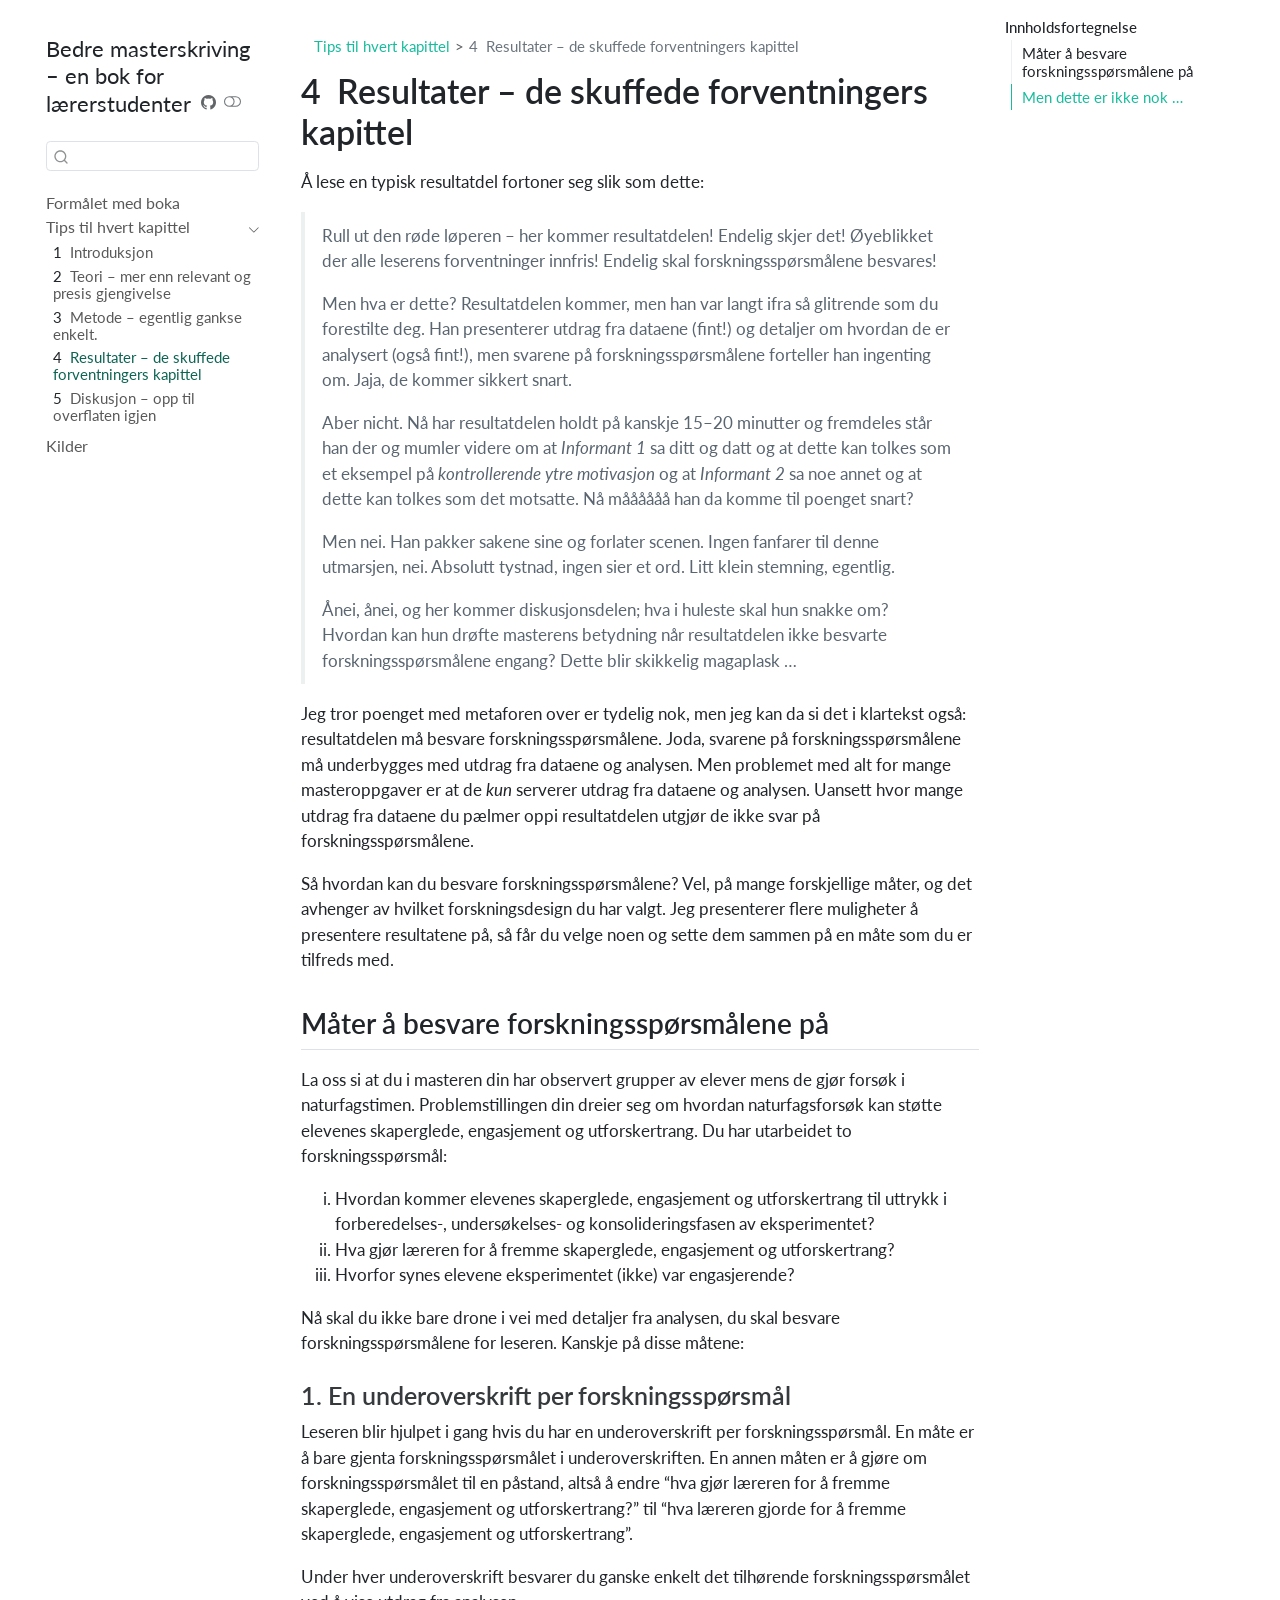
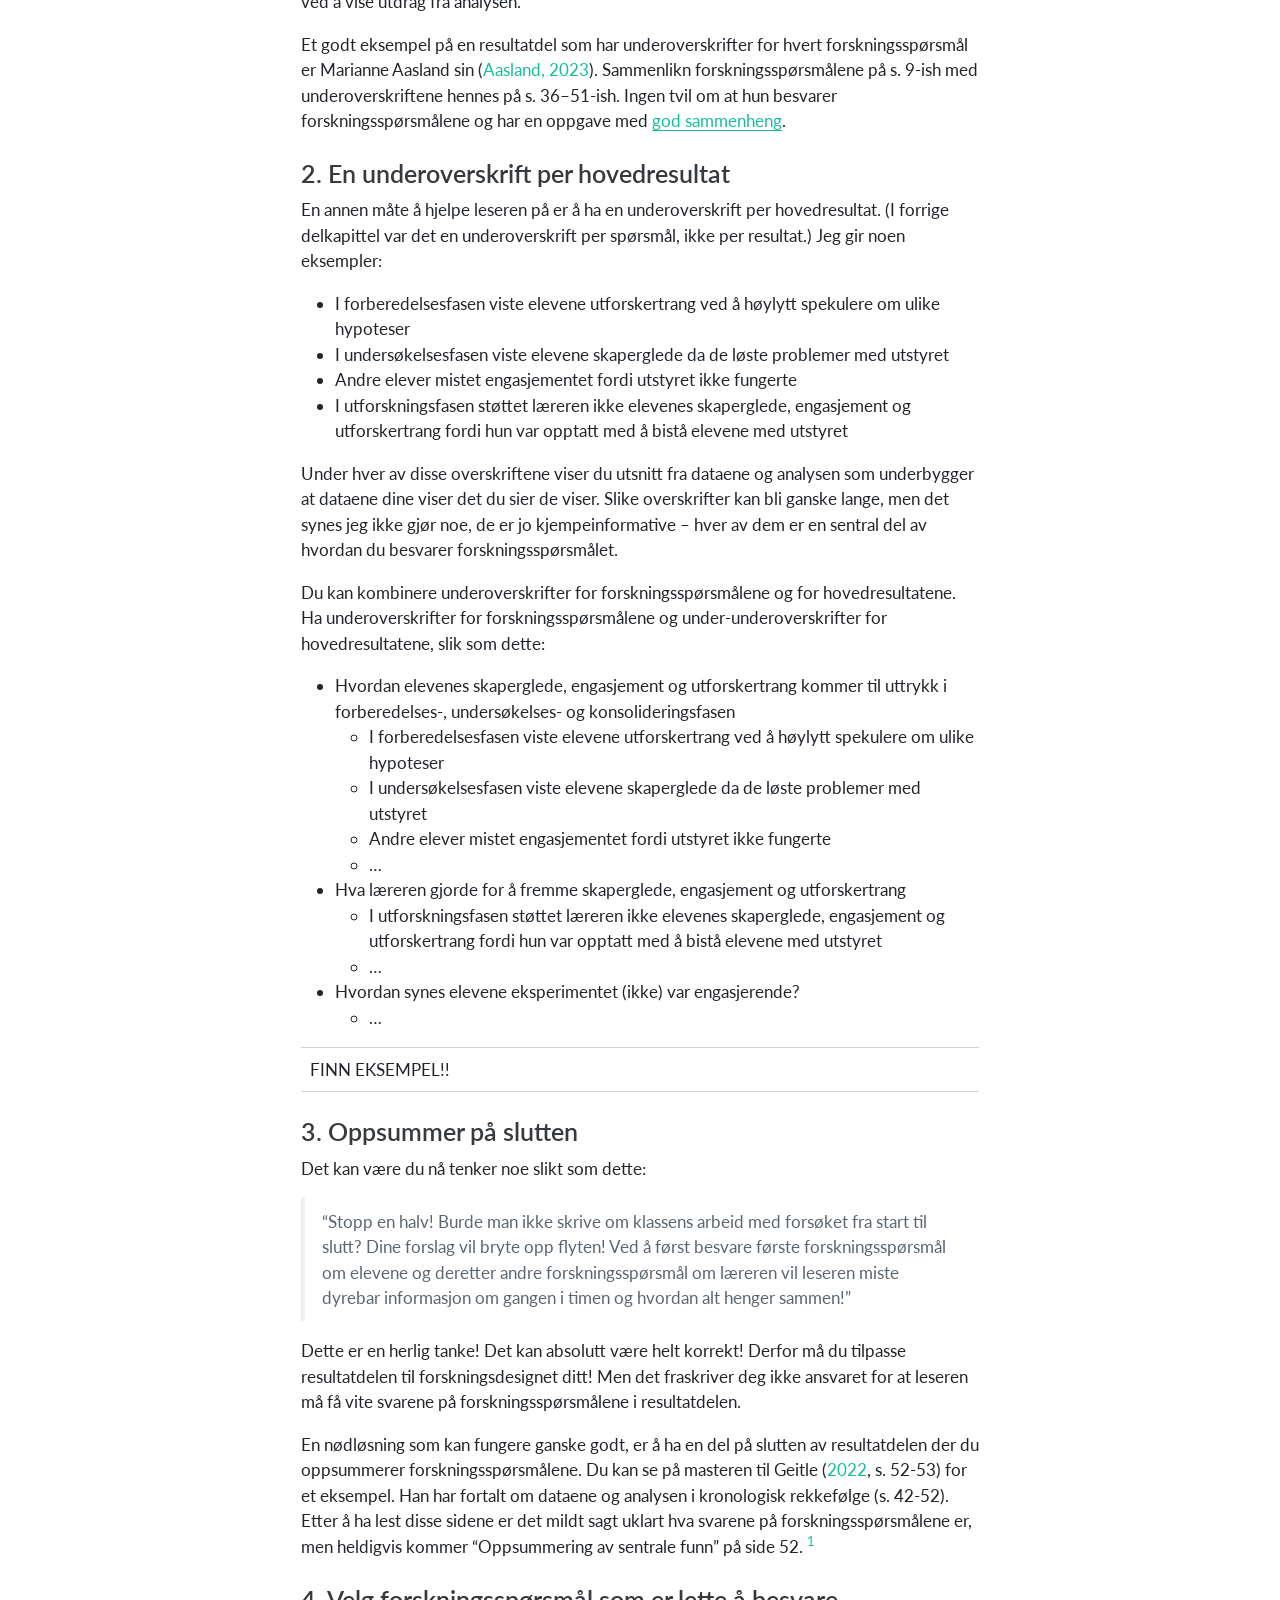
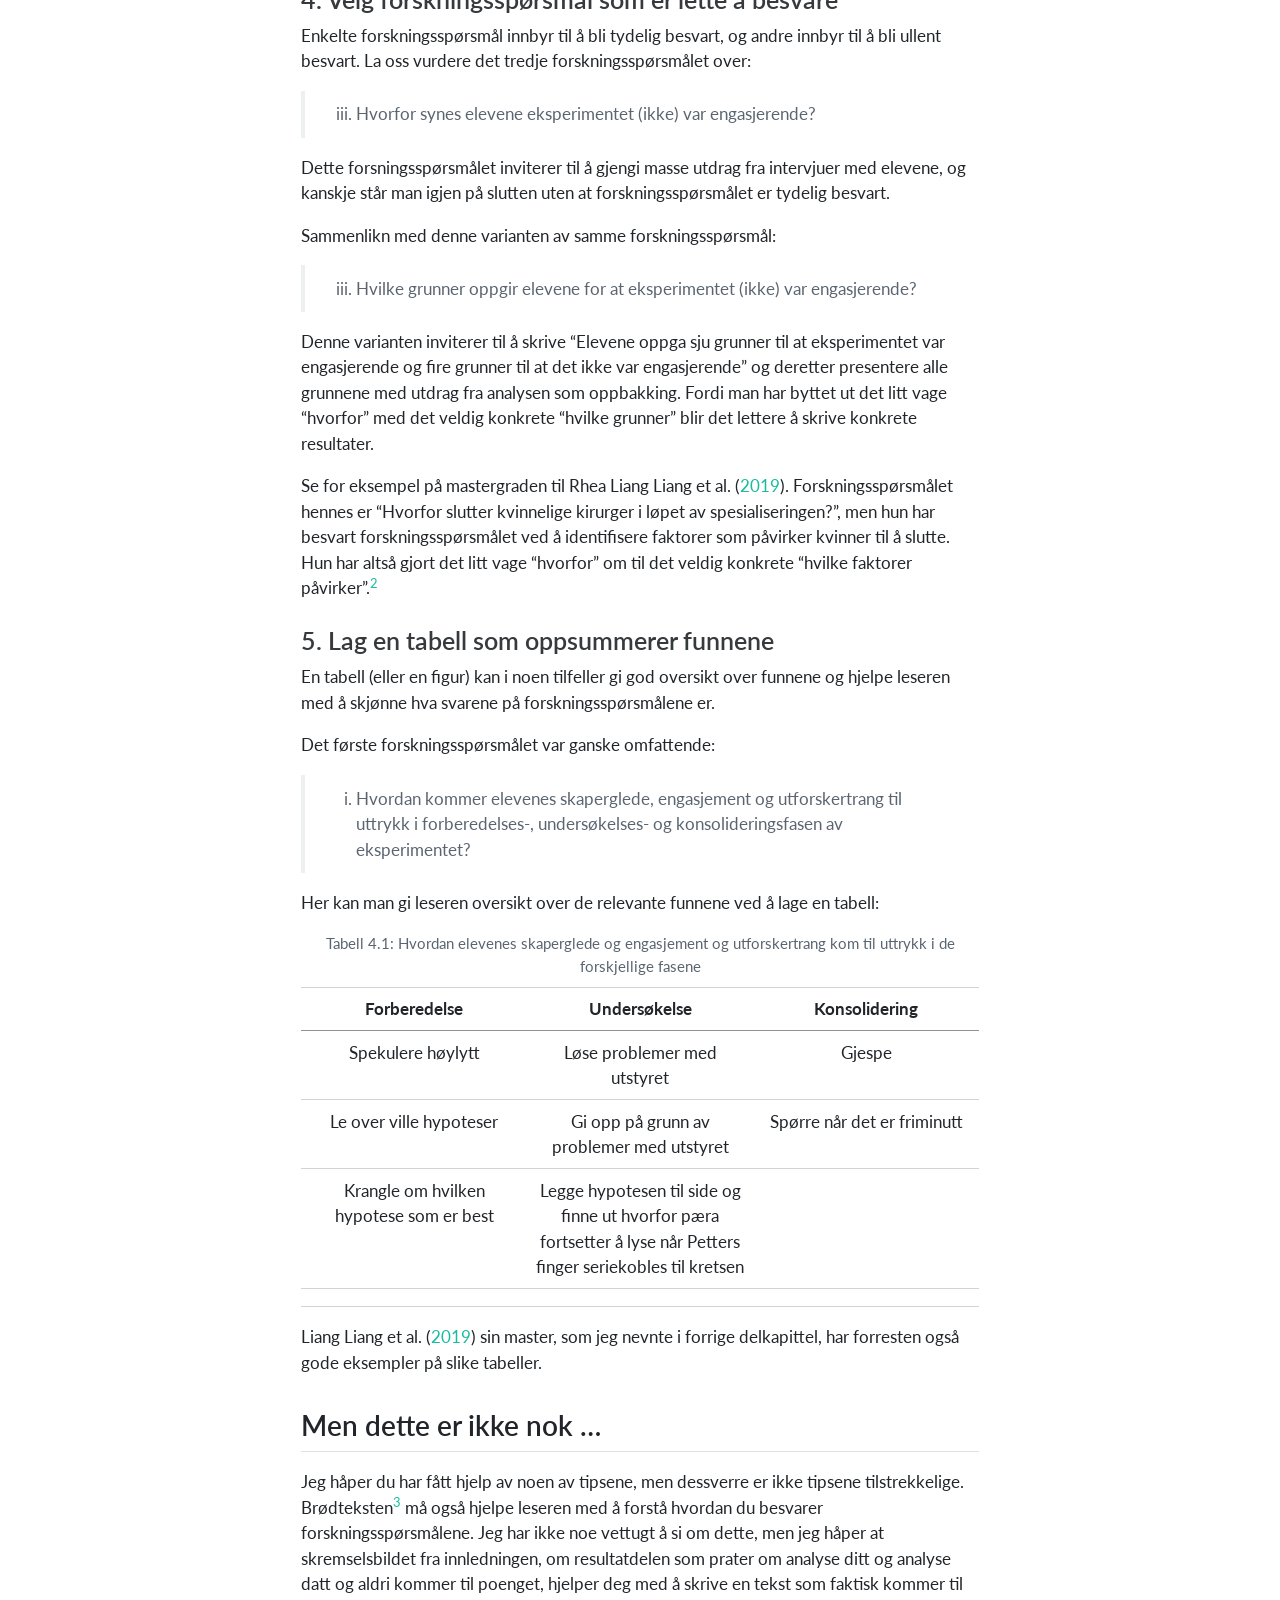
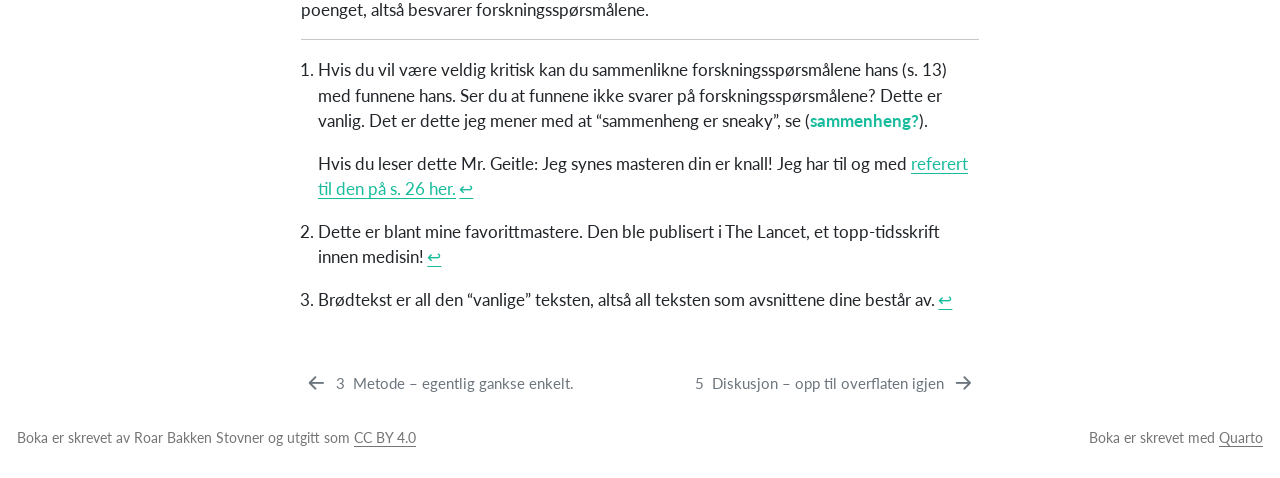
<file: kapitler/kap_resultat.html>
<!DOCTYPE html>
<html xmlns="http://www.w3.org/1999/xhtml" lang="en" xml:lang="en"><head>

<meta charset="utf-8">
<meta name="generator" content="quarto-1.10.18">

<meta name="viewport" content="width=device-width, initial-scale=1.0, user-scalable=yes">


<title>4&nbsp; Resultater – de skuffede forventningers kapittel – Bedre masterskriving -- en bok for lærerstudenter</title>
<style>
/* Default styles provided by pandoc.
** See https://pandoc.org/MANUAL.html#variables-for-html for config info.
*/
span.smallcaps{font-variant: small-caps;}
div.columns{display: flex; gap: 1.5em;}
div.column{flex: auto;}
@media screen {
div.columns{gap: min(4vw, 1.5em);}
div.column{overflow-x: auto;}
}
div.hanging-indent{margin-left: 1.5em; text-indent: -1.5em;}
ul.task-list{list-style: none;}
ul.task-list li input[type="checkbox"] {
  width: 0.8em;
  margin: 0 0.8em 0.2em -1em; /* quarto-specific, see https://github.com/quarto-dev/quarto-cli/issues/4556 */ 
  vertical-align: middle;
}
/* CSS for citations */
div.csl-bib-body { }
div.csl-entry {
  clear: both;
  margin-bottom: 0em;
}
.hanging-indent div.csl-entry {
  margin-left:2em;
  text-indent:-2em;
}
div.csl-left-margin {
  min-width:2em;
  float:left;
}
div.csl-right-inline {
  margin-left:2em;
  padding-left:1em;
}
div.csl-indent {
  margin-left: 2em;
}</style>


<script src="../site_libs/quarto-nav/quarto-nav.js"></script>
<script src="../site_libs/quarto-nav/headroom.min.js"></script>
<script src="../site_libs/clipboard/clipboard.min.js"></script>
<script src="../site_libs/quarto-search/autocomplete.umd.js"></script>
<script src="../site_libs/quarto-search/fuse.min.js"></script>
<script src="../site_libs/quarto-search/quarto-search.js"></script>
<meta name="quarto:offset" content="../">
<link href="../kapitler/kap_diskusjon.html" rel="next">
<link href="../kapitler/kap_metode.html" rel="prev">
<script src="../site_libs/quarto-html/quarto.js" type="module"></script>
<script src="../site_libs/quarto-html/tabsets/tabsets.js" type="module"></script>
<script src="../site_libs/quarto-html/popper.min.js"></script>
<script src="../site_libs/quarto-html/tippy.umd.min.js"></script>
<script src="../site_libs/quarto-html/anchor.min.js"></script>
<link href="../site_libs/quarto-html/tippy.css" rel="stylesheet">
<link href="../site_libs/quarto-html/quarto-syntax-highlighting-64a204ab8560d761af7679ceaba22944.css" rel="stylesheet" class="quarto-color-scheme" id="quarto-text-highlighting-styles">
<link href="../site_libs/quarto-html/quarto-syntax-highlighting-dark-b85bc7c33db8c58e0ec93c3465666fed.css" rel="stylesheet" class="quarto-color-scheme quarto-color-alternate" id="quarto-text-highlighting-styles">
<link href="../site_libs/quarto-html/quarto-syntax-highlighting-64a204ab8560d761af7679ceaba22944.css" rel="stylesheet" class="quarto-color-scheme-extra" id="quarto-text-highlighting-styles">
<script src="../site_libs/bootstrap/bootstrap.min.js"></script>
<link href="../site_libs/bootstrap/bootstrap-icons.css" rel="stylesheet">
<link href="../site_libs/bootstrap/bootstrap-23591dadf3f8cc19fab8749cc6aaf2bc.min.css" rel="stylesheet" append-hash="true" class="quarto-color-scheme" id="quarto-bootstrap" data-mode="light">
<link href="../site_libs/bootstrap/bootstrap-dark-8cb55351229e1a4d8c7b5388619a8a79.min.css" rel="stylesheet" append-hash="true" class="quarto-color-scheme quarto-color-alternate" id="quarto-bootstrap" data-mode="dark">
<link href="../site_libs/bootstrap/bootstrap-23591dadf3f8cc19fab8749cc6aaf2bc.min.css" rel="stylesheet" append-hash="true" class="quarto-color-scheme-extra" id="quarto-bootstrap" data-mode="light">
<script id="quarto-search-options" type="application/json">{
  "location": "sidebar",
  "copy-button": false,
  "collapse-after": 3,
  "panel-placement": "start",
  "type": "textbox",
  "limit": 50,
  "keyboard-shortcut": [
    "f",
    "/",
    "s"
  ],
  "show-item-context": false,
  "language": {
    "search-no-results-text": "Ingen resultater",
    "search-matching-documents-text": "Samsvarende dokumenter",
    "search-copy-link-title": "Kopier link for å søke",
    "search-hide-matches-text": "Skjul ytterlige resultater",
    "search-more-match-text": "annet resultat i dette dokumentet",
    "search-more-matches-text": "andre resultater i dette dokumentet",
    "search-clear-button-title": "Tøm",
    "search-text-placeholder": "",
    "search-detached-cancel-button-title": "Avbryt",
    "search-submit-button-title": "Send inn",
    "search-label": "Søk"
  }
}</script>
<script async="" src="https://www.googletagmanager.com/gtag/js?id=G-917RCTRH1N"></script>

<script type="text/javascript">

window.dataLayer = window.dataLayer || [];
function gtag(){dataLayer.push(arguments);}
gtag('js', new Date());
gtag('config', 'G-917RCTRH1N', { 'anonymize_ip': true});
</script>


</head>

<body class="nav-sidebar floating quarto-light"><script id="quarto-html-before-body" type="application/javascript">
    const toggleBodyColorMode = (bsSheetEl) => {
      const mode = bsSheetEl.getAttribute("data-mode");
      const bodyEl = window.document.querySelector("body");
      if (mode === "dark") {
        bodyEl.classList.add("quarto-dark");
        bodyEl.classList.remove("quarto-light");
      } else {
        bodyEl.classList.add("quarto-light");
        bodyEl.classList.remove("quarto-dark");
      }
    }
    const toggleBodyColorPrimary = () => {
      const bsSheetEl = window.document.querySelector("link#quarto-bootstrap:not([rel=disabled-stylesheet])");
      if (bsSheetEl) {
        toggleBodyColorMode(bsSheetEl);
      }
    }
    const setColorSchemeToggle = (alternate) => {
      const toggles = window.document.querySelectorAll('.quarto-color-scheme-toggle');
      for (let i=0; i < toggles.length; i++) {
        const toggle = toggles[i];
        if (toggle) {
          if (alternate) {
            toggle.classList.add("alternate");
          } else {
            toggle.classList.remove("alternate");
          }
        }
      }
    };
    const toggleColorMode = (alternate) => {
      // Switch the stylesheets
      const primaryStylesheets = window.document.querySelectorAll('link.quarto-color-scheme:not(.quarto-color-alternate)');
      const alternateStylesheets = window.document.querySelectorAll('link.quarto-color-scheme.quarto-color-alternate');
      manageTransitions('#quarto-margin-sidebar .nav-link', false);
      if (alternate) {
        // note: dark is layered on light, we don't disable primary!
        enableStylesheet(alternateStylesheets);
        for (const sheetNode of alternateStylesheets) {
          if (sheetNode.id === "quarto-bootstrap") {
            toggleBodyColorMode(sheetNode);
          }
        }
      } else {
        disableStylesheet(alternateStylesheets);
        enableStylesheet(primaryStylesheets)
        toggleBodyColorPrimary();
      }
      manageTransitions('#quarto-margin-sidebar .nav-link', true);
      // Switch the toggles
      setColorSchemeToggle(alternate)
      // Hack to workaround the fact that safari doesn't
      // properly recolor the scrollbar when toggling (#1455)
      if (navigator.userAgent.indexOf('Safari') > 0 && navigator.userAgent.indexOf('Chrome') == -1) {
        manageTransitions("body", false);
        window.scrollTo(0, 1);
        setTimeout(() => {
          window.scrollTo(0, 0);
          manageTransitions("body", true);
        }, 40);
      }
    }
    const disableStylesheet = (stylesheets) => {
      for (let i=0; i < stylesheets.length; i++) {
        const stylesheet = stylesheets[i];
        stylesheet.rel = 'disabled-stylesheet';
      }
    }
    const enableStylesheet = (stylesheets) => {
      for (let i=0; i < stylesheets.length; i++) {
        const stylesheet = stylesheets[i];
        if(stylesheet.rel !== 'stylesheet') { // for Chrome, which will still FOUC without this check
          stylesheet.rel = 'stylesheet';
        }
      }
    }
    const manageTransitions = (selector, allowTransitions) => {
      const els = window.document.querySelectorAll(selector);
      for (let i=0; i < els.length; i++) {
        const el = els[i];
        if (allowTransitions) {
          el.classList.remove('notransition');
        } else {
          el.classList.add('notransition');
        }
      }
    }
    const isFileUrl = () => {
      return window.location.protocol === 'file:';
    }
    const hasAlternateSentinel = () => {
      let styleSentinel = getColorSchemeSentinel();
      if (styleSentinel !== null) {
        return styleSentinel === "alternate";
      } else {
        return false;
      }
    }
    const setStyleSentinel = (alternate) => {
      const value = alternate ? "alternate" : "default";
      if (!isFileUrl()) {
        window.localStorage.setItem("quarto-color-scheme", value);
      } else {
        localAlternateSentinel = value;
      }
    }
    const getColorSchemeSentinel = () => {
      if (!isFileUrl()) {
        const storageValue = window.localStorage.getItem("quarto-color-scheme");
        return storageValue != null ? storageValue : localAlternateSentinel;
      } else {
        return localAlternateSentinel;
      }
    }
    const toggleGiscusIfUsed = (isAlternate, darkModeDefault) => {
      const baseTheme = document.querySelector('#giscus-base-theme')?.value ?? 'light';
      const alternateTheme = document.querySelector('#giscus-alt-theme')?.value ?? 'dark';
      let newTheme = '';
      if(authorPrefersDark) {
        newTheme = isAlternate ? baseTheme : alternateTheme;
      } else {
        newTheme = isAlternate ? alternateTheme : baseTheme;
      }
      const changeGiscusTheme = () => {
        // From: https://github.com/giscus/giscus/issues/336
        const sendMessage = (message) => {
          const iframe = document.querySelector('iframe.giscus-frame');
          if (!iframe) return;
          iframe.contentWindow.postMessage({ giscus: message }, 'https://giscus.app');
        }
        sendMessage({
          setConfig: {
            theme: newTheme
          }
        });
      }
      const isGiscussLoaded = window.document.querySelector('iframe.giscus-frame') !== null;
      if (isGiscussLoaded) {
        changeGiscusTheme();
      }
    };
    const authorPrefersDark = false;
    const darkModeDefault = authorPrefersDark;
      document.querySelector('link#quarto-text-highlighting-styles.quarto-color-scheme-extra').rel = 'disabled-stylesheet';
      document.querySelector('link#quarto-bootstrap.quarto-color-scheme-extra').rel = 'disabled-stylesheet';
    let localAlternateSentinel = darkModeDefault ? 'alternate' : 'default';
    // Dark / light mode switch
    window.quartoToggleColorScheme = () => {
      // Read the current dark / light value
      let toAlternate = !hasAlternateSentinel();
      toggleColorMode(toAlternate);
      setStyleSentinel(toAlternate);
      toggleGiscusIfUsed(toAlternate, darkModeDefault);
      window.dispatchEvent(new Event('resize'));
    };
    // Switch to dark mode if need be
    if (hasAlternateSentinel()) {
      toggleColorMode(true);
    } else {
      toggleColorMode(false);
    }
  </script>

<div id="quarto-search-results"></div>
  <header id="quarto-header" class="headroom fixed-top">
  <nav class="quarto-secondary-nav">
    <div class="container-fluid d-flex">
      <button type="button" class="quarto-btn-toggle btn" data-bs-toggle="collapse" role="button" data-bs-target=".quarto-sidebar-collapse-item" aria-controls="quarto-sidebar" aria-expanded="false" aria-label="Slå av eller på sidebarnavigering" onclick="if (window.quartoToggleHeadroom) { window.quartoToggleHeadroom(); }">
        <i class="bi bi-layout-text-sidebar-reverse"></i>
      </button>
        <nav class="quarto-page-breadcrumbs" aria-label="breadcrumb"><ol class="breadcrumb"><li class="breadcrumb-item"><a href="../kapitler/kap_introduksjon.html">Tips til hvert kapittel</a></li><li class="breadcrumb-item"><a href="../kapitler/kap_resultat.html"><span class="chapter-number">4</span>&nbsp; <span class="chapter-title">Resultater – de skuffede forventningers kapittel</span></a></li></ol></nav>
        <a class="flex-grow-1" role="navigation" data-bs-toggle="collapse" data-bs-target=".quarto-sidebar-collapse-item" aria-controls="quarto-sidebar" aria-expanded="false" aria-label="Slå av eller på sidebarnavigering" onclick="if (window.quartoToggleHeadroom) { window.quartoToggleHeadroom(); }">      
        </a>
      <button type="button" class="btn quarto-search-button" aria-label="Søk" onclick="window.quartoOpenSearch();">
        <i class="bi bi-search"></i>
      </button>
    </div>
  </nav>
</header>
<!-- content -->
<div id="quarto-content" class="quarto-container page-columns page-rows-contents page-layout-article">
<!-- sidebar -->
  <nav id="quarto-sidebar" class="sidebar collapse collapse-horizontal quarto-sidebar-collapse-item sidebar-navigation floating overflow-auto">
    <div class="pt-lg-2 mt-2 text-left sidebar-header">
    <div class="sidebar-title mb-0 py-0">
      <a href="../">Bedre masterskriving – en bok for lærerstudenter</a> 
        <div class="sidebar-tools-main">
    <a href="https://github.com/roarstovner/masterboka" title="Kildekode" class="quarto-navigation-tool px-1" aria-label="Kildekode"><i class="bi bi-github"></i></a>
  <a href="" class="quarto-color-scheme-toggle quarto-navigation-tool  px-1" onclick="window.quartoToggleColorScheme(); return false;" title="Bytt mørk modus"><i class="bi"></i></a>
</div>
    </div>
      </div>
        <div class="mt-2 flex-shrink-0 align-items-center">
        <div class="sidebar-search">
        <div id="quarto-search" class="" title="Søk"></div>
        </div>
        </div>
    <div class="sidebar-menu-container"> 
    <ul class="list-unstyled mt-1">
        <li class="sidebar-item">
  <div class="sidebar-item-container"> 
  <a href="../index.html" class="sidebar-item-text sidebar-link">
 <span class="menu-text">Formålet med boka</span></a>
  </div>
</li>
        <li class="sidebar-item sidebar-item-section">
      <div class="sidebar-item-container"> 
            <a class="sidebar-item-text sidebar-link text-start" data-bs-toggle="collapse" data-bs-target="#quarto-sidebar-section-1" role="navigation" aria-expanded="true">
 <span class="menu-text">Tips til hvert kapittel</span></a>
          <a class="sidebar-item-toggle text-start" data-bs-toggle="collapse" data-bs-target="#quarto-sidebar-section-1" role="navigation" aria-expanded="true" aria-label="Slå på delen">
            <i class="bi bi-chevron-right ms-2"></i>
          </a> 
      </div>
      <ul id="quarto-sidebar-section-1" class="collapse list-unstyled sidebar-section depth1 show">  
          <li class="sidebar-item">
  <div class="sidebar-item-container"> 
  <a href="../kapitler/kap_introduksjon.html" class="sidebar-item-text sidebar-link">
 <span class="menu-text"><span class="chapter-number">1</span>&nbsp; <span class="chapter-title">Introduksjon</span></span></a>
  </div>
</li>
          <li class="sidebar-item">
  <div class="sidebar-item-container"> 
  <a href="../kapitler/kap_teori.html" class="sidebar-item-text sidebar-link">
 <span class="menu-text"><span class="chapter-number">2</span>&nbsp; <span class="chapter-title">Teori – mer enn relevant og presis gjengivelse</span></span></a>
  </div>
</li>
          <li class="sidebar-item">
  <div class="sidebar-item-container"> 
  <a href="../kapitler/kap_metode.html" class="sidebar-item-text sidebar-link">
 <span class="menu-text"><span class="chapter-number">3</span>&nbsp; <span class="chapter-title">Metode – egentlig gankse enkelt.</span></span></a>
  </div>
</li>
          <li class="sidebar-item">
  <div class="sidebar-item-container"> 
  <a href="../kapitler/kap_resultat.html" class="sidebar-item-text sidebar-link active">
 <span class="menu-text"><span class="chapter-number">4</span>&nbsp; <span class="chapter-title">Resultater – de skuffede forventningers kapittel</span></span></a>
  </div>
</li>
          <li class="sidebar-item">
  <div class="sidebar-item-container"> 
  <a href="../kapitler/kap_diskusjon.html" class="sidebar-item-text sidebar-link">
 <span class="menu-text"><span class="chapter-number">5</span>&nbsp; <span class="chapter-title">Diskusjon – opp til overflaten igjen</span></span></a>
  </div>
</li>
      </ul>
  </li>
        <li class="sidebar-item">
  <div class="sidebar-item-container"> 
  <a href="../references.html" class="sidebar-item-text sidebar-link">
 <span class="menu-text">Kilder</span></a>
  </div>
</li>
    </ul>
    </div>
</nav>
<div id="quarto-sidebar-glass" class="quarto-sidebar-collapse-item" data-bs-toggle="collapse" data-bs-target=".quarto-sidebar-collapse-item"></div>
<!-- margin-sidebar -->
    <div id="quarto-margin-sidebar" class="sidebar margin-sidebar">
        <nav id="TOC" role="doc-toc" class="toc-active">
    <h2 id="toc-title">Innholdsfortegnelse</h2>
   
  <ul>
  <li><a href="#sec-besvare" id="toc-sec-besvare" class="nav-link active" data-scroll-target="#sec-besvare">Måter å besvare forskningsspørsmålene på</a>
  <ul class="collapse">
  <li><a href="#en-underoverskrift-per-forskningsspørsmål" id="toc-en-underoverskrift-per-forskningsspørsmål" class="nav-link" data-scroll-target="#en-underoverskrift-per-forskningsspørsmål">1. En underoverskrift per forskningsspørsmål</a></li>
  <li><a href="#en-underoverskrift-per-hovedresultat" id="toc-en-underoverskrift-per-hovedresultat" class="nav-link" data-scroll-target="#en-underoverskrift-per-hovedresultat">2. En underoverskrift per hovedresultat</a></li>
  <li><a href="#oppsummer-på-slutten" id="toc-oppsummer-på-slutten" class="nav-link" data-scroll-target="#oppsummer-på-slutten">3. Oppsummer på slutten</a></li>
  <li><a href="#velg-forskningsspørsmål-som-er-lette-å-besvare" id="toc-velg-forskningsspørsmål-som-er-lette-å-besvare" class="nav-link" data-scroll-target="#velg-forskningsspørsmål-som-er-lette-å-besvare">4. Velg forskningsspørsmål som er lette å besvare</a></li>
  <li><a href="#lag-en-tabell-som-oppsummerer-funnene" id="toc-lag-en-tabell-som-oppsummerer-funnene" class="nav-link" data-scroll-target="#lag-en-tabell-som-oppsummerer-funnene">5. Lag en tabell som oppsummerer funnene</a></li>
  </ul></li>
  <li><a href="#men-dette-er-ikke-nok" id="toc-men-dette-er-ikke-nok" class="nav-link" data-scroll-target="#men-dette-er-ikke-nok">Men dette er ikke nok …</a></li>
  </ul>
</nav>
    </div>
<!-- main -->
<main class="content" id="quarto-document-content">


<header id="title-block-header" class="quarto-title-block default"><nav class="quarto-page-breadcrumbs quarto-title-breadcrumbs d-none d-lg-block" aria-label="breadcrumb"><ol class="breadcrumb"><li class="breadcrumb-item"><a href="../kapitler/kap_introduksjon.html">Tips til hvert kapittel</a></li><li class="breadcrumb-item"><a href="../kapitler/kap_resultat.html"><span class="chapter-number">4</span>&nbsp; <span class="chapter-title">Resultater – de skuffede forventningers kapittel</span></a></li></ol></nav>
<div class="quarto-title">
<h1 class="title"><span id="sec-resultater" class="quarto-section-identifier"><span class="chapter-number">4</span>&nbsp; <span class="chapter-title">Resultater – de skuffede forventningers kapittel</span></span></h1>
</div>



<div class="quarto-title-meta">

    
  
    
  </div>
  


</header>


<p>Å lese en typisk resultatdel fortoner seg slik som dette:</p>
<blockquote class="blockquote">
<p>Rull ut den røde løperen – her kommer resultatdelen! Endelig skjer det! Øyeblikket der alle leserens forventninger innfris! Endelig skal forskningsspørsmålene besvares!</p>
<p>Men hva er dette? Resultatdelen kommer, men han var langt ifra så glitrende som du forestilte deg. Han presenterer utdrag fra dataene (fint!) og detaljer om hvordan de er analysert (også fint!), men svarene på forskningsspørsmålene forteller han ingenting om. Jaja, de kommer sikkert snart.</p>
<p>Aber nicht. Nå har resultatdelen holdt på kanskje 15–20 minutter og fremdeles står han der og mumler videre om at <em>Informant 1</em> sa ditt og datt og at dette kan tolkes som et eksempel på <em>kontrollerende ytre motivasjon</em> og at <em>Informant 2</em> sa noe annet og at dette kan tolkes som det motsatte. Nå måååååå han da komme til poenget snart?</p>
<p>Men nei. Han pakker sakene sine og forlater scenen. Ingen fanfarer til denne utmarsjen, nei. Absolutt tystnad, ingen sier et ord. Litt klein stemning, egentlig.</p>
<p>Ånei, ånei, og her kommer diskusjonsdelen; hva i huleste skal hun snakke om? Hvordan kan hun drøfte masterens betydning når resultatdelen ikke besvarte forskningsspørsmålene engang? Dette blir skikkelig magaplask …</p>
</blockquote>
<p>Jeg tror poenget med metaforen over er tydelig nok, men jeg kan da si det i klartekst også: resultatdelen må besvare forskningsspørsmålene. Joda, svarene på forskningsspørsmålene må underbygges med utdrag fra dataene og analysen. Men problemet med alt for mange masteroppgaver er at de <em>kun</em> serverer utdrag fra dataene og analysen. Uansett hvor mange utdrag fra dataene du pælmer oppi resultatdelen utgjør de ikke svar på forskningsspørsmålene.</p>
<p>Så hvordan kan du besvare forskningsspørsmålene? Vel, på mange forskjellige måter, og det avhenger av hvilket forskningsdesign du har valgt. Jeg presenterer flere muligheter å presentere resultatene på, så får du velge noen og sette dem sammen på en måte som du er tilfreds med.</p>
<section id="sec-besvare" class="level2">
<h2 class="anchored" data-anchor-id="sec-besvare">Måter å besvare forskningsspørsmålene på</h2>
<p>La oss si at du i masteren din har observert grupper av elever mens de gjør forsøk i naturfagstimen. Problemstillingen din dreier seg om hvordan naturfagsforsøk kan støtte elevenes skaperglede, engasjement og utforskertrang. Du har utarbeidet to forskningsspørsmål:</p>
<ol type="i">
<li>Hvordan kommer elevenes skaperglede, engasjement og utforskertrang til uttrykk i forberedelses-, undersøkelses- og konsolideringsfasen av eksperimentet?</li>
<li>Hva gjør læreren for å fremme skaperglede, engasjement og utforskertrang?</li>
<li>Hvorfor synes elevene eksperimentet (ikke) var engasjerende?</li>
</ol>
<p>Nå skal du ikke bare drone i vei med detaljer fra analysen, du skal besvare forskningsspørsmålene for leseren. Kanskje på disse måtene:</p>
<section id="en-underoverskrift-per-forskningsspørsmål" class="level3">
<h3 class="anchored" data-anchor-id="en-underoverskrift-per-forskningsspørsmål">1. En underoverskrift per forskningsspørsmål</h3>
<p>Leseren blir hjulpet i gang hvis du har en underoverskrift per forskningsspørsmål. En måte er å bare gjenta forskningsspørsmålet i underoverskriften. En annen måten er å gjøre om forskningsspørsmålet til en påstand, altså å endre “hva gjør læreren for å fremme skaperglede, engasjement og utforskertrang?” til “hva læreren gjorde for å fremme skaperglede, engasjement og utforskertrang”.</p>
<p>Under hver underoverskrift besvarer du ganske enkelt det tilhørende forskningsspørsmålet ved å vise utdrag fra analysen.</p>
<p>Et godt eksempel på en resultatdel som har underoverskrifter for hvert forskningsspørsmål er Marianne Aasland sin <span class="citation" data-cites="aasland2023">(<a href="../references.html#ref-aasland2023" role="doc-biblioref">Aasland, 2023</a>)</span>. Sammenlikn forskningsspørsmålene på s. 9-ish med underoverskriftene hennes på s. 36–51-ish. Ingen tvil om at hun besvarer forskningsspørsmålene og har en oppgave med <a href="@sammenheng">god sammenheng</a>.</p>
</section>
<section id="en-underoverskrift-per-hovedresultat" class="level3">
<h3 class="anchored" data-anchor-id="en-underoverskrift-per-hovedresultat">2. En underoverskrift per hovedresultat</h3>
<p>En annen måte å hjelpe leseren på er å ha en underoverskrift per hovedresultat. (I forrige delkapittel var det en underoverskrift per spørsmål, ikke per resultat.) Jeg gir noen eksempler:</p>
<ul>
<li>I forberedelsesfasen viste elevene utforskertrang ved å høylytt spekulere om ulike hypoteser</li>
<li>I undersøkelsesfasen viste elevene skaperglede da de løste problemer med utstyret</li>
<li>Andre elever mistet engasjementet fordi utstyret ikke fungerte</li>
<li>I utforskningsfasen støttet læreren ikke elevenes skaperglede, engasjement og utforskertrang fordi hun var opptatt med å bistå elevene med utstyret</li>
</ul>
<p>Under hver av disse overskriftene viser du utsnitt fra dataene og analysen som underbygger at dataene dine viser det du sier de viser. Slike overskrifter kan bli ganske lange, men det synes jeg ikke gjør noe, de er jo kjempeinformative – hver av dem er en sentral del av hvordan du besvarer forskningsspørsmålet.</p>
<p>Du kan kombinere underoverskrifter for forskningsspørsmålene og for hovedresultatene. Ha underoverskrifter for forskningsspørsmålene og under-underoverskrifter for hovedresultatene, slik som dette:</p>
<ul>
<li>Hvordan elevenes skaperglede, engasjement og utforskertrang kommer til uttrykk i forberedelses-, undersøkelses- og konsolideringsfasen
<ul>
<li>I forberedelsesfasen viste elevene utforskertrang ved å høylytt spekulere om ulike hypoteser</li>
<li>I undersøkelsesfasen viste elevene skaperglede da de løste problemer med utstyret</li>
<li>Andre elever mistet engasjementet fordi utstyret ikke fungerte</li>
<li>…</li>
</ul></li>
<li>Hva læreren gjorde for å fremme skaperglede, engasjement og utforskertrang
<ul>
<li>I utforskningsfasen støttet læreren ikke elevenes skaperglede, engasjement og utforskertrang fordi hun var opptatt med å bistå elevene med utstyret</li>
<li>…</li>
</ul></li>
<li>Hvordan synes elevene eksperimentet (ikke) var engasjerende?
<ul>
<li>…</li>
</ul></li>
</ul>
<table class="caption-top table">
<colgroup>
<col style="width: 12%">
</colgroup>
<tbody>
<tr class="odd">
<td>FINN EKSEMPEL!!</td>
</tr>
</tbody>
</table>
</section>
<section id="oppsummer-på-slutten" class="level3">
<h3 class="anchored" data-anchor-id="oppsummer-på-slutten">3. Oppsummer på slutten</h3>
<p>Det kan være du nå tenker noe slikt som dette:</p>
<blockquote class="blockquote">
<p>“Stopp en halv! Burde man ikke skrive om klassens arbeid med forsøket fra start til slutt? Dine forslag vil bryte opp flyten! Ved å først besvare første forskningsspørsmål om elevene og deretter andre forskningsspørsmål om læreren vil leseren miste dyrebar informasjon om gangen i timen og hvordan alt henger sammen!”</p>
</blockquote>
<p>Dette er en herlig tanke! Det kan absolutt være helt korrekt! Derfor må du tilpasse resultatdelen til forskningsdesignet ditt! Men det fraskriver deg ikke ansvaret for at leseren må få vite svarene på forskningsspørsmålene i resultatdelen.</p>
<p>En nødløsning som kan fungere ganske godt, er å ha en del på slutten av resultatdelen der du oppsummerer forskningsspørsmålene. Du kan se på masteren til <span class="citation" data-cites="geitle2022">Geitle (<a href="../references.html#ref-geitle2022" role="doc-biblioref">2022</a>, s. 52-53)</span> for et eksempel. Han har fortalt om dataene og analysen i kronologisk rekkefølge (s. 42-52). Etter å ha lest disse sidene er det mildt sagt uklart hva svarene på forskningsspørsmålene er, men heldigvis kommer “Oppsummering av sentrale funn” på side 52. <a href="#fn1" class="footnote-ref" id="fnref1" role="doc-noteref"><sup>1</sup></a></p>
</section>
<section id="velg-forskningsspørsmål-som-er-lette-å-besvare" class="level3">
<h3 class="anchored" data-anchor-id="velg-forskningsspørsmål-som-er-lette-å-besvare">4. Velg forskningsspørsmål som er lette å besvare</h3>
<p>Enkelte forskningsspørsmål innbyr til å bli tydelig besvart, og andre innbyr til å bli ullent besvart. La oss vurdere det tredje forskningsspørsmålet over:</p>
<blockquote class="blockquote">
<ol start="3" type="i">
<li>Hvorfor synes elevene eksperimentet (ikke) var engasjerende?</li>
</ol>
</blockquote>
<p>Dette forsningsspørsmålet inviterer til å gjengi masse utdrag fra intervjuer med elevene, og kanskje står man igjen på slutten uten at forskningsspørsmålet er tydelig besvart.</p>
<p>Sammenlikn med denne varianten av samme forskningsspørsmål:</p>
<blockquote class="blockquote">
<ol start="3" type="i">
<li>Hvilke grunner oppgir elevene for at eksperimentet (ikke) var engasjerende?</li>
</ol>
</blockquote>
<p>Denne varianten inviterer til å skrive “Elevene oppga sju grunner til at eksperimentet var engasjerende og fire grunner til at det ikke var engasjerende” og deretter presentere alle grunnene med utdrag fra analysen som oppbakking. Fordi man har byttet ut det litt vage “hvorfor” med det veldig konkrete “hvilke grunner” blir det lettere å skrive konkrete resultater.</p>
<p>Se for eksempel på mastergraden til Rhea Liang <span class="citation" data-cites="liang2019">Liang et al. (<a href="../references.html#ref-liang2019" role="doc-biblioref">2019</a>)</span>. Forskningsspørsmålet hennes er “Hvorfor slutter kvinnelige kirurger i løpet av spesialiseringen?”, men hun har besvart forskningsspørsmålet ved å identifisere faktorer som påvirker kvinner til å slutte. Hun har altså gjort det litt vage “hvorfor” om til det veldig konkrete “hvilke faktorer påvirker”.<a href="#fn2" class="footnote-ref" id="fnref2" role="doc-noteref"><sup>2</sup></a></p>
</section>
<section id="lag-en-tabell-som-oppsummerer-funnene" class="level3">
<h3 class="anchored" data-anchor-id="lag-en-tabell-som-oppsummerer-funnene">5. Lag en tabell som oppsummerer funnene</h3>
<p>En tabell (eller en figur) kan i noen tilfeller gi god oversikt over funnene og hjelpe leseren med å skjønne hva svarene på forskningsspørsmålene er.</p>
<p>Det første forskningsspørsmålet var ganske omfattende:</p>
<blockquote class="blockquote">
<ol type="i">
<li>Hvordan kommer elevenes skaperglede, engasjement og utforskertrang til uttrykk i forberedelses-, undersøkelses- og konsolideringsfasen av eksperimentet?</li>
</ol>
</blockquote>
<p>Her kan man gi leseren oversikt over de relevante funnene ved å lage en tabell:</p>
<div id="tbl-results-example" class="quarto-float quarto-figure quarto-figure-center anchored">
<figure class="quarto-float quarto-float-tbl figure">
<figcaption class="quarto-float-caption-top quarto-float-caption quarto-float-tbl" id="tbl-results-example-caption-0ceaefa1-69ba-4598-a22c-09a6ac19f8ca">
Tabell&nbsp;4.1: Hvordan elevenes skaperglede og engasjement og utforskertrang kom til uttrykk i de forskjellige fasene
</figcaption>
<div aria-describedby="tbl-results-example-caption-0ceaefa1-69ba-4598-a22c-09a6ac19f8ca">
<table class="caption-top table">
<colgroup>
<col style="width: 33%">
<col style="width: 33%">
<col style="width: 33%">
</colgroup>
<thead>
<tr class="header">
<th>Forberedelse</th>
<th>Undersøkelse</th>
<th>Konsolidering</th>
</tr>
</thead>
<tbody>
<tr class="odd">
<td>Spekulere høylytt</td>
<td>Løse problemer med utstyret</td>
<td>Gjespe</td>
</tr>
<tr class="even">
<td>Le over ville hypoteser</td>
<td>Gi opp på grunn av problemer med utstyret</td>
<td>Spørre når det er friminutt</td>
</tr>
<tr class="odd">
<td>Krangle om hvilken hypotese som er best</td>
<td>Legge hypotesen til side og finne ut hvorfor pæra fortsetter å lyse når Petters finger seriekobles til kretsen</td>
<td></td>
</tr>
<tr class="even">
<td></td>
<td></td>
<td></td>
</tr>
</tbody>
</table>
</div>
</figure>
</div>
<p>Liang <span class="citation" data-cites="liang2019">Liang et al. (<a href="../references.html#ref-liang2019" role="doc-biblioref">2019</a>)</span> sin master, som jeg nevnte i forrige delkapittel, har forresten også gode eksempler på slike tabeller.</p>
</section>
</section>
<section id="men-dette-er-ikke-nok" class="level2">
<h2 class="anchored" data-anchor-id="men-dette-er-ikke-nok">Men dette er ikke nok …</h2>
<p>Jeg håper du har fått hjelp av noen av tipsene, men dessverre er ikke tipsene tilstrekkelige. Brødteksten<a href="#fn3" class="footnote-ref" id="fnref3" role="doc-noteref"><sup>3</sup></a> må også hjelpe leseren med å forstå hvordan du besvarer forskningsspørsmålene. Jeg har ikke noe vettugt å si om dette, men jeg håper at skremselsbildet fra innledningen, om resultatdelen som prater om analyse ditt og analyse datt og aldri kommer til poenget, hjelper deg med å skrive en tekst som faktisk kommer til poenget, altså besvarer forskningsspørsmålene.</p>


<div id="refs" class="references csl-bib-body hanging-indent" data-entry-spacing="0" data-line-spacing="2" role="list" style="display: none">
<div id="ref-aasland2023" class="csl-entry" role="listitem">
Aasland, M. (2023). <em><span>En kartlegging av elevers hoderegningsstrategier i divisjon p<span>å</span> femte og tiende trinn</span></em> [Master’s thesis]. Oslomet - storbyuniversitetet.
</div>
<div id="ref-geitle2022" class="csl-entry" role="listitem">
Geitle, E. H. (2022). <span>Livsmestring i matematikk gjennom et tverrfaglig undervisningsopplegg p<span>å</span> ungdomstrinnet - En kvalitativ stuide av tre l<span>æ</span>rers erfaring og av matematikkundervisning</span> [Master’s thesis]. In <em>87</em>. OsloMet - Storbyuniversitetet.
</div>
<div id="ref-liang2019" class="csl-entry" role="listitem">
Liang, R., Dornan, T., &amp; Nestel, D. (2019). Why do women leave surgical training? <span>A</span> qualitative and feminist study. <em>The Lancet</em>, <em>393</em>(10171), 541–549. <a href="https://doi.org/10.1016/S0140-6736(18)32612-6">https://doi.org/10.1016/S0140-6736(18)32612-6</a>
</div>
</div>
</section>
<section id="footnotes" class="footnotes footnotes-end-of-document" role="doc-endnotes">
<hr>
<ol>
<li id="fn1"><p>Hvis du vil være veldig kritisk kan du sammenlikne forskningsspørsmålene hans (s. 13) med funnene hans. Ser du at funnene ikke svarer på forskningsspørsmålene? Dette er vanlig. Det er dette jeg mener med at “sammenheng er sneaky”, se <span class="citation" data-cites="sammenheng">(<a href="../references.html#ref-sammenheng" role="doc-biblioref"><strong>sammenheng?</strong></a>)</span>.</p>
<p>Hvis du leser dette Mr.&nbsp;Geitle: Jeg synes masteren din er knall! Jeg har til og med <a href="https://www.udir.no/globalassets/blokker/tall-og-forskning/brukerundersokelsene/uio_ils_2023_-a-mester-livet-i-8.-klasse.pdf">referert til den på s. 26 her.</a><a href="#fnref1" class="footnote-back" role="doc-backlink">↩︎</a></p></li>
<li id="fn2"><p>Dette er blant mine favorittmastere. Den ble publisert i The Lancet, et topp-tidsskrift innen medisin!<a href="#fnref2" class="footnote-back" role="doc-backlink">↩︎</a></p></li>
<li id="fn3"><p>Brødtekst er all den “vanlige” teksten, altså all teksten som avsnittene dine består av.<a href="#fnref3" class="footnote-back" role="doc-backlink">↩︎</a></p></li>
</ol>
</section>

</main> <!-- /main -->
<script id="quarto-html-after-body" type="application/javascript">
  window.document.addEventListener("DOMContentLoaded", function (event) {
    // Ensure there is a toggle, if there isn't float one in the top right
    if (window.document.querySelector('.quarto-color-scheme-toggle') === null) {
      const a = window.document.createElement('a');
      a.classList.add('top-right');
      a.classList.add('quarto-color-scheme-toggle');
      a.href = "";
      a.onclick = function() { try { window.quartoToggleColorScheme(); } catch {} return false; };
      const i = window.document.createElement("i");
      i.classList.add('bi');
      a.appendChild(i);
      window.document.body.appendChild(a);
    }
    setColorSchemeToggle(hasAlternateSentinel())
    const icon = "";
    const anchorJS = new window.AnchorJS();
    anchorJS.options = {
      placement: 'right',
      icon: icon
    };
    anchorJS.add('.anchored');
    const isCodeAnnotation = (el) => {
      for (const clz of el.classList) {
        if (clz.startsWith('code-annotation-')) {                     
          return true;
        }
      }
      return false;
    }
    const onCopySuccess = function(e) {
      // button target
      const button = e.trigger;
      // don't keep focus
      button.blur();
      // flash "checked"
      button.classList.add('code-copy-button-checked');
      var currentTitle = button.getAttribute("title");
      button.setAttribute("title", "Kopiert!");
      let tooltip;
      if (window.bootstrap) {
        button.setAttribute("data-bs-toggle", "tooltip");
        button.setAttribute("data-bs-placement", "left");
        button.setAttribute("data-bs-title", "Kopiert!");
        tooltip = new bootstrap.Tooltip(button, 
          { trigger: "manual", 
            customClass: "code-copy-button-tooltip",
            offset: [0, -8]});
        tooltip.show();    
      }
      setTimeout(function() {
        if (tooltip) {
          tooltip.hide();
          button.removeAttribute("data-bs-title");
          button.removeAttribute("data-bs-toggle");
          button.removeAttribute("data-bs-placement");
        }
        button.setAttribute("title", currentTitle);
        button.classList.remove('code-copy-button-checked');
      }, 1000);
      // clear code selection
      e.clearSelection();
    }
    const getTextToCopy = function(trigger) {
      const outerScaffold = trigger.parentElement.cloneNode(true);
      const codeEl = outerScaffold.querySelector('code');
      for (const childEl of codeEl.children) {
        if (isCodeAnnotation(childEl)) {
          childEl.remove();
        }
      }
      return codeEl.innerText;
    }
    const clipboard = new window.ClipboardJS('.code-copy-button:not([data-in-quarto-modal])', {
      text: getTextToCopy
    });
    clipboard.on('success', onCopySuccess);
    if (window.document.getElementById('quarto-embedded-source-code-modal')) {
      const clipboardModal = new window.ClipboardJS('.code-copy-button[data-in-quarto-modal]', {
        text: getTextToCopy,
        container: window.document.getElementById('quarto-embedded-source-code-modal')
      });
      clipboardModal.on('success', onCopySuccess);
    }
      var localhostRegex = new RegExp(/^(?:http|https):\/\/localhost\:?[0-9]*\//);
      var mailtoRegex = new RegExp(/^mailto:/);
        var filterRegex = new RegExp("https:\/\/masterboka\.roarstovner\.no");
      var isInternal = (href) => {
          return filterRegex.test(href) || localhostRegex.test(href) || mailtoRegex.test(href);
      }
      // Inspect non-navigation links and adorn them if external
     var links = window.document.querySelectorAll('a[href]:not(.nav-link):not(.navbar-brand):not(.toc-action):not(.sidebar-link):not(.sidebar-item-toggle):not(.pagination-link):not(.no-external):not([aria-hidden]):not(.dropdown-item):not(.quarto-navigation-tool):not(.about-link)');
      for (var i=0; i<links.length; i++) {
        const link = links[i];
        if (!isInternal(link.href)) {
          // undo the damage that might have been done by quarto-nav.js in the case of
          // links that we want to consider external
          if (link.dataset.originalHref !== undefined) {
            link.href = link.dataset.originalHref;
          }
            // target, if specified
            link.setAttribute("target", "_blank");
            if (link.getAttribute("rel") === null) {
              link.setAttribute("rel", "noopener");
            }
        }
      }
    function tippyHover(el, contentFn, onTriggerFn, onUntriggerFn) {
      const config = {
        allowHTML: true,
        maxWidth: 500,
        delay: 100,
        arrow: false,
        appendTo: function(el) {
            return el.parentElement;
        },
        interactive: true,
        interactiveBorder: 10,
        theme: 'quarto',
        placement: 'bottom-start',
      };
      if (contentFn) {
        config.content = contentFn;
      }
      if (onTriggerFn) {
        config.onTrigger = onTriggerFn;
      }
      if (onUntriggerFn) {
        config.onUntrigger = onUntriggerFn;
      }
      window.tippy(el, config); 
    }
    const noterefs = window.document.querySelectorAll('a[role="doc-noteref"]');
    for (var i=0; i<noterefs.length; i++) {
      const ref = noterefs[i];
      tippyHover(ref, function() {
        // use id or data attribute instead here
        let href = ref.getAttribute('data-footnote-href') || ref.getAttribute('href');
        try { href = new URL(href).hash; } catch {}
        const id = href.replace(/^#\/?/, "");
        const note = window.document.getElementById(id);
        if (note) {
          return note.innerHTML;
        } else {
          return "";
        }
      });
    }
    const xrefs = window.document.querySelectorAll('a.quarto-xref');
    const processXRef = (id, note) => {
      // Strip column container classes
      const stripColumnClz = (el) => {
        el.classList.remove("page-full", "page-columns");
        if (el.children) {
          for (const child of el.children) {
            stripColumnClz(child);
          }
        }
      }
      stripColumnClz(note)
      if (id === null || id.startsWith('sec-')) {
        // Special case sections, only their first couple elements
        const container = document.createElement("div");
        if (note.children && note.children.length > 2) {
          container.appendChild(note.children[0].cloneNode(true));
          for (let i = 1; i < note.children.length; i++) {
            const child = note.children[i];
            if (child.tagName === "P" && child.innerText === "") {
              continue;
            } else {
              container.appendChild(child.cloneNode(true));
              break;
            }
          }
          if (window.Quarto?.typesetMath) {
            window.Quarto.typesetMath(container);
          }
          return container.innerHTML
        } else {
          if (window.Quarto?.typesetMath) {
            window.Quarto.typesetMath(note);
          }
          return note.innerHTML;
        }
      } else {
        // Remove any anchor links if they are present
        const anchorLink = note.querySelector('a.anchorjs-link');
        if (anchorLink) {
          anchorLink.remove();
        }
        if (window.Quarto?.typesetMath) {
          window.Quarto.typesetMath(note);
        }
        if (note.classList.contains("callout")) {
          return note.outerHTML;
        } else {
          return note.innerHTML;
        }
      }
    }
    for (var i=0; i<xrefs.length; i++) {
      const xref = xrefs[i];
      tippyHover(xref, undefined, function(instance) {
        instance.disable();
        let url = xref.getAttribute('href');
        let hash = undefined; 
        if (url.startsWith('#')) {
          hash = url;
        } else {
          try { hash = new URL(url).hash; } catch {}
        }
        if (hash) {
          const id = hash.replace(/^#\/?/, "");
          const note = window.document.getElementById(id);
          if (note !== null) {
            try {
              const html = processXRef(id, note.cloneNode(true));
              instance.setContent(html);
            } finally {
              instance.enable();
              instance.show();
            }
          } else {
            // See if we can fetch this
            fetch(url.split('#')[0])
            .then(res => res.text())
            .then(html => {
              const parser = new DOMParser();
              const htmlDoc = parser.parseFromString(html, "text/html");
              const note = htmlDoc.getElementById(id);
              if (note !== null) {
                const html = processXRef(id, note);
                instance.setContent(html);
              } 
            }).finally(() => {
              instance.enable();
              instance.show();
            });
          }
        } else {
          // See if we can fetch a full url (with no hash to target)
          // This is a special case and we should probably do some content thinning / targeting
          fetch(url)
          .then(res => res.text())
          .then(html => {
            const parser = new DOMParser();
            const htmlDoc = parser.parseFromString(html, "text/html");
            const note = htmlDoc.querySelector('main.content');
            if (note !== null) {
              // This should only happen for chapter cross references
              // (since there is no id in the URL)
              // remove the first header
              if (note.children.length > 0 && note.children[0].tagName === "HEADER") {
                note.children[0].remove();
              }
              const html = processXRef(null, note);
              instance.setContent(html);
            } 
          }).finally(() => {
            instance.enable();
            instance.show();
          });
        }
      }, function(instance) {
      });
    }
        let selectedAnnoteEl;
        const selectorForAnnotation = ( cell, annotation) => {
          let cellAttr = 'data-code-cell="' + cell + '"';
          let lineAttr = 'data-code-annotation="' +  annotation + '"';
          const selector = 'span[' + cellAttr + '][' + lineAttr + ']';
          return selector;
        }
        const selectCodeLines = (annoteEl) => {
          const doc = window.document;
          const targetCell = annoteEl.getAttribute("data-target-cell");
          const targetAnnotation = annoteEl.getAttribute("data-target-annotation");
          const annoteSpan = window.document.querySelector(selectorForAnnotation(targetCell, targetAnnotation));
          const lines = annoteSpan.getAttribute("data-code-lines").split(",");
          const lineIds = lines.map((line) => {
            return targetCell + "-" + line;
          })
          let top = null;
          let height = null;
          let parent = null;
          if (lineIds.length > 0) {
              //compute the position of the single el (top and bottom and make a div)
              const el = window.document.getElementById(lineIds[0]);
              top = el.offsetTop;
              height = el.offsetHeight;
              parent = el.parentElement.parentElement;
            if (lineIds.length > 1) {
              const lastEl = window.document.getElementById(lineIds[lineIds.length - 1]);
              const bottom = lastEl.offsetTop + lastEl.offsetHeight;
              height = bottom - top;
            }
            if (top !== null && height !== null && parent !== null) {
              // cook up a div (if necessary) and position it 
              let div = window.document.getElementById("code-annotation-line-highlight");
              if (div === null) {
                div = window.document.createElement("div");
                div.setAttribute("id", "code-annotation-line-highlight");
                div.style.position = 'absolute';
                parent.appendChild(div);
              }
              div.style.top = top - 2 + "px";
              div.style.height = height + 4 + "px";
              div.style.left = 0;
              let gutterDiv = window.document.getElementById("code-annotation-line-highlight-gutter");
              if (gutterDiv === null) {
                gutterDiv = window.document.createElement("div");
                gutterDiv.setAttribute("id", "code-annotation-line-highlight-gutter");
                gutterDiv.style.position = 'absolute';
                const codeCell = window.document.getElementById(targetCell);
                const gutter = codeCell.querySelector('.code-annotation-gutter');
                gutter.appendChild(gutterDiv);
              }
              gutterDiv.style.top = top - 2 + "px";
              gutterDiv.style.height = height + 4 + "px";
            }
            selectedAnnoteEl = annoteEl;
          }
        };
        const unselectCodeLines = () => {
          const elementsIds = ["code-annotation-line-highlight", "code-annotation-line-highlight-gutter"];
          elementsIds.forEach((elId) => {
            const div = window.document.getElementById(elId);
            if (div) {
              div.remove();
            }
          });
          selectedAnnoteEl = undefined;
        };
          // Handle positioning of the toggle
      window.addEventListener(
        "resize",
        throttle(() => {
          elRect = undefined;
          if (selectedAnnoteEl) {
            selectCodeLines(selectedAnnoteEl);
          }
        }, 10)
      );
      function throttle(fn, ms) {
      let throttle = false;
      let timer;
        return (...args) => {
          if(!throttle) { // first call gets through
              fn.apply(this, args);
              throttle = true;
          } else { // all the others get throttled
              if(timer) clearTimeout(timer); // cancel #2
              timer = setTimeout(() => {
                fn.apply(this, args);
                timer = throttle = false;
              }, ms);
          }
        };
      }
        // Attach click handler to the DT
        const annoteDls = window.document.querySelectorAll('dt[data-target-cell]');
        for (const annoteDlNode of annoteDls) {
          annoteDlNode.addEventListener('click', (event) => {
            const clickedEl = event.target;
            if (clickedEl !== selectedAnnoteEl) {
              unselectCodeLines();
              const activeEl = window.document.querySelector('dt[data-target-cell].code-annotation-active');
              if (activeEl) {
                activeEl.classList.remove('code-annotation-active');
              }
              selectCodeLines(clickedEl);
              clickedEl.classList.add('code-annotation-active');
            } else {
              // Unselect the line
              unselectCodeLines();
              clickedEl.classList.remove('code-annotation-active');
            }
          });
        }
    const findCites = (el) => {
      const parentEl = el.parentElement;
      if (parentEl) {
        const cites = parentEl.dataset.cites;
        if (cites) {
          return {
            el,
            cites: cites.split(' ')
          };
        } else {
          return findCites(el.parentElement)
        }
      } else {
        return undefined;
      }
    };
    var bibliorefs = window.document.querySelectorAll('a[role="doc-biblioref"]');
    for (var i=0; i<bibliorefs.length; i++) {
      const ref = bibliorefs[i];
      const citeInfo = findCites(ref);
      if (citeInfo) {
        tippyHover(citeInfo.el, function() {
          var popup = window.document.createElement('div');
          citeInfo.cites.forEach(function(cite) {
            var citeDiv = window.document.createElement('div');
            citeDiv.classList.add('hanging-indent');
            citeDiv.classList.add('csl-entry');
            var biblioDiv = window.document.getElementById('ref-' + cite);
            if (biblioDiv) {
              citeDiv.innerHTML = biblioDiv.innerHTML;
            }
            popup.appendChild(citeDiv);
          });
          return popup.innerHTML;
        });
      }
    }
  });
  </script>
<nav class="page-navigation">
  <div class="nav-page nav-page-previous">
      <a href="../kapitler/kap_metode.html" class="pagination-link" aria-label="Metode -- egentlig gankse enkelt.">
        <i class="bi bi-arrow-left-short"></i> <span class="nav-page-text"><span class="chapter-number">3</span>&nbsp; <span class="chapter-title">Metode – egentlig gankse enkelt.</span></span>
      </a>          
  </div>
  <div class="nav-page nav-page-next">
      <a href="../kapitler/kap_diskusjon.html" class="pagination-link" aria-label="Diskusjon -- opp til overflaten igjen">
        <span class="nav-page-text"><span class="chapter-number">5</span>&nbsp; <span class="chapter-title">Diskusjon – opp til overflaten igjen</span></span> <i class="bi bi-arrow-right-short"></i>
      </a>
  </div>
</nav>
</div> <!-- /content -->
<footer class="footer">
  <div class="nav-footer">
    <div class="nav-footer-left">
<p>Boka er skrevet av Roar Bakken Stovner og utgitt som <a href="https://creativecommons.org/licenses/by/4.0/">CC BY 4.0</a></p>
</div>   
    <div class="nav-footer-center">
      &nbsp;
    </div>
    <div class="nav-footer-right">
<p>Boka er skrevet med <a href="https://quarto.org/">Quarto</a></p>
</div>
  </div>
</footer>




</body></html>
</file>
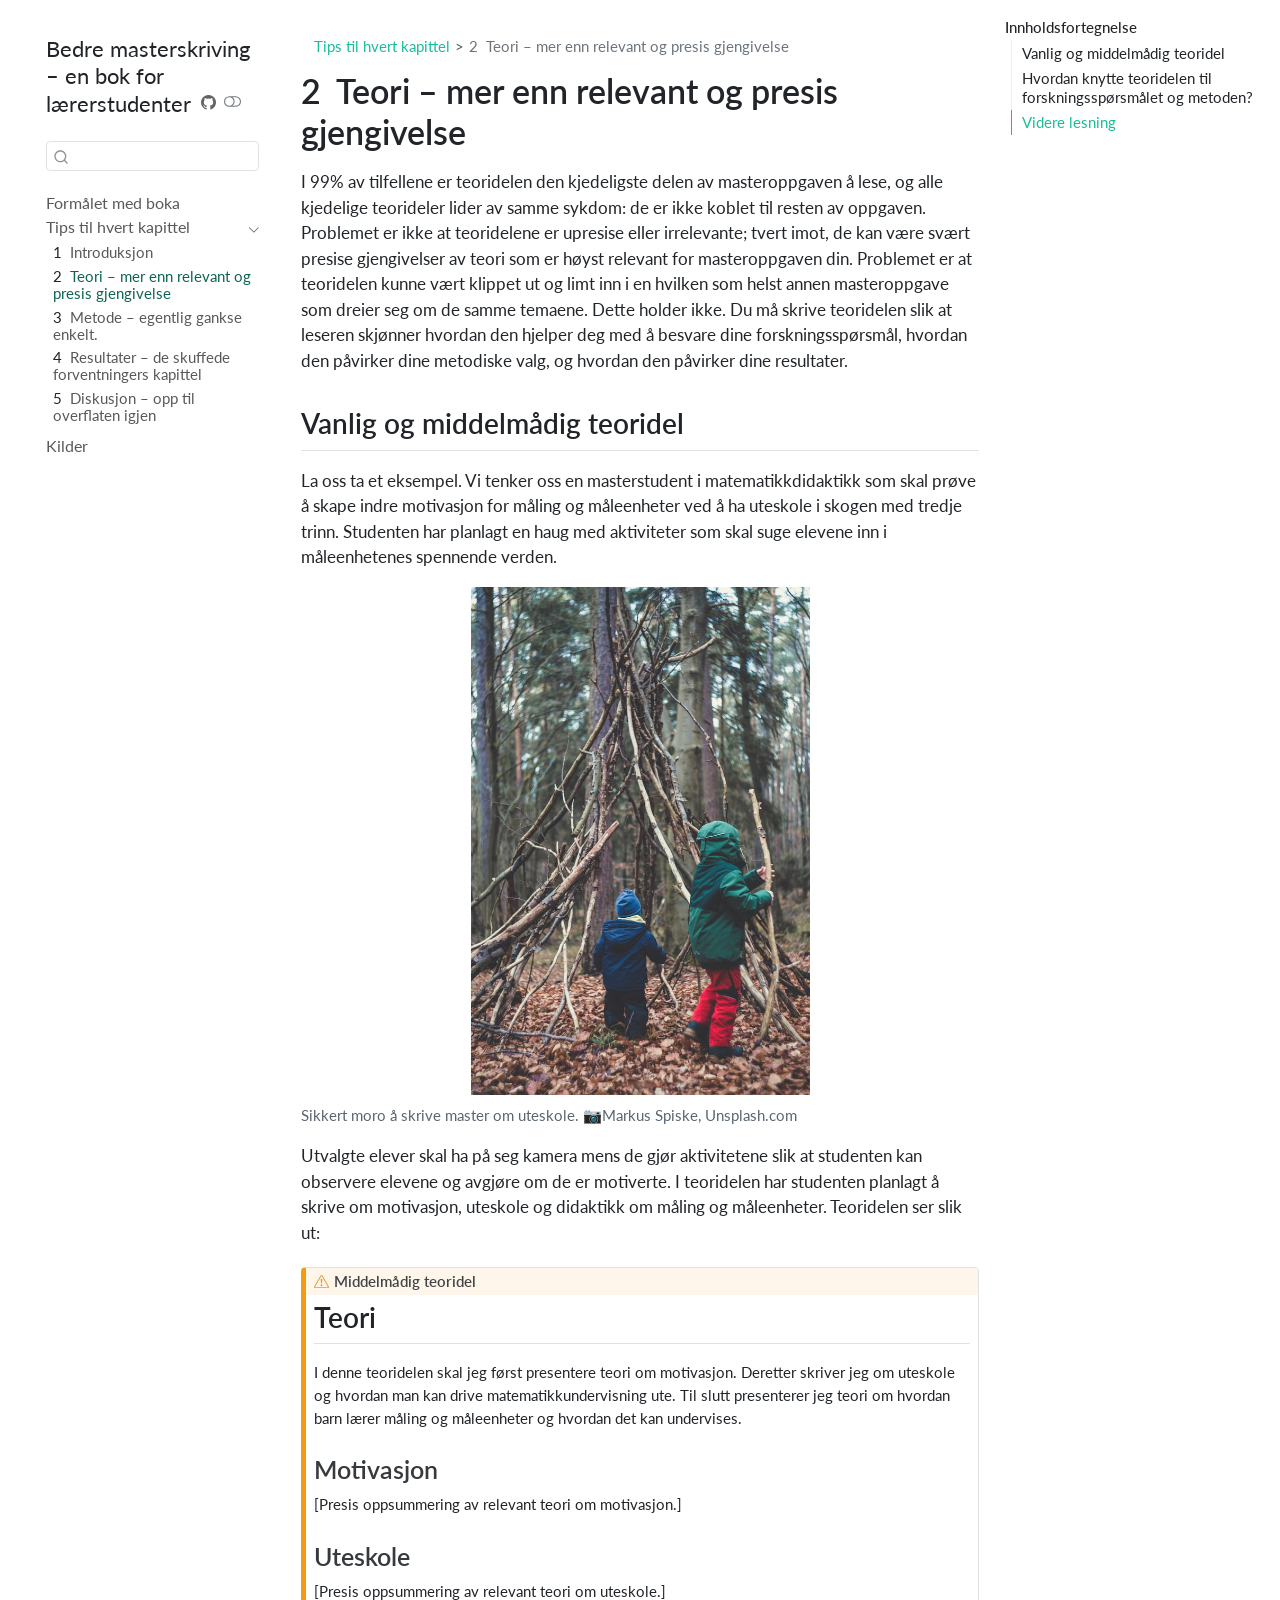
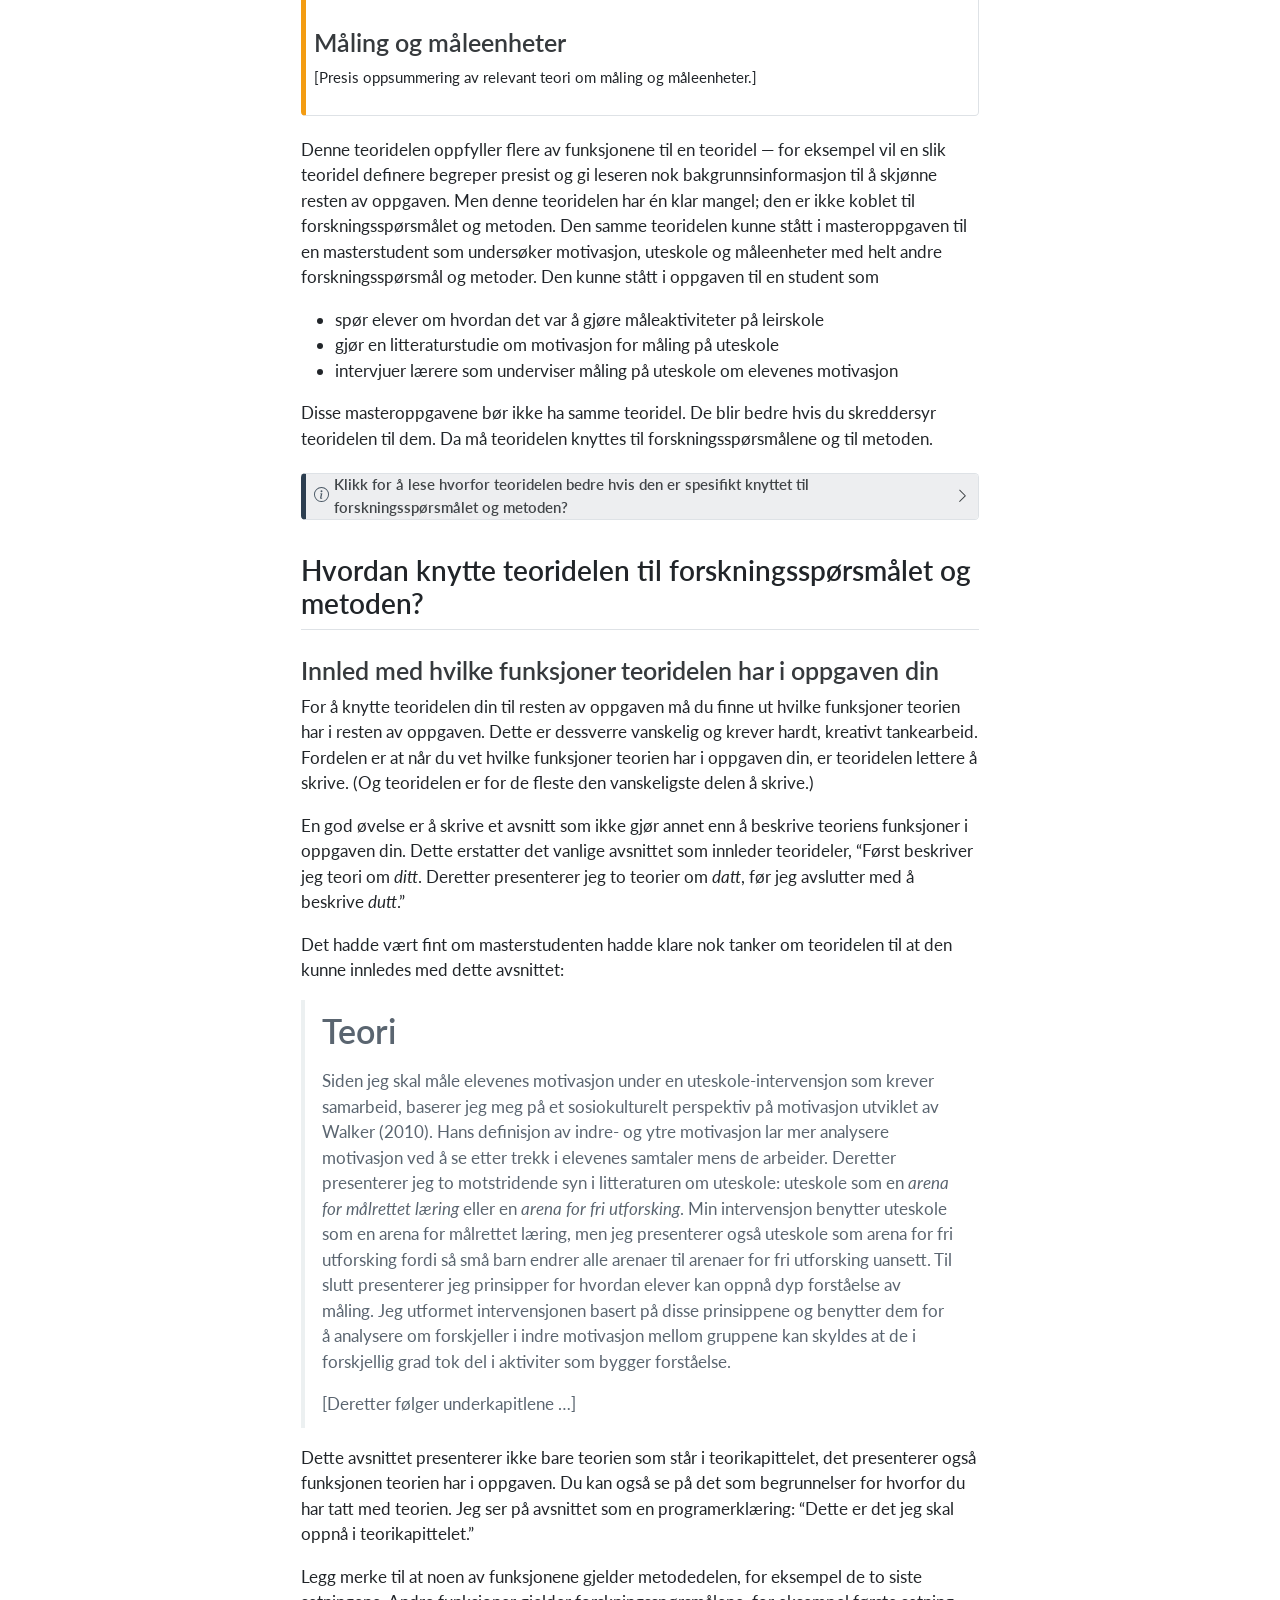
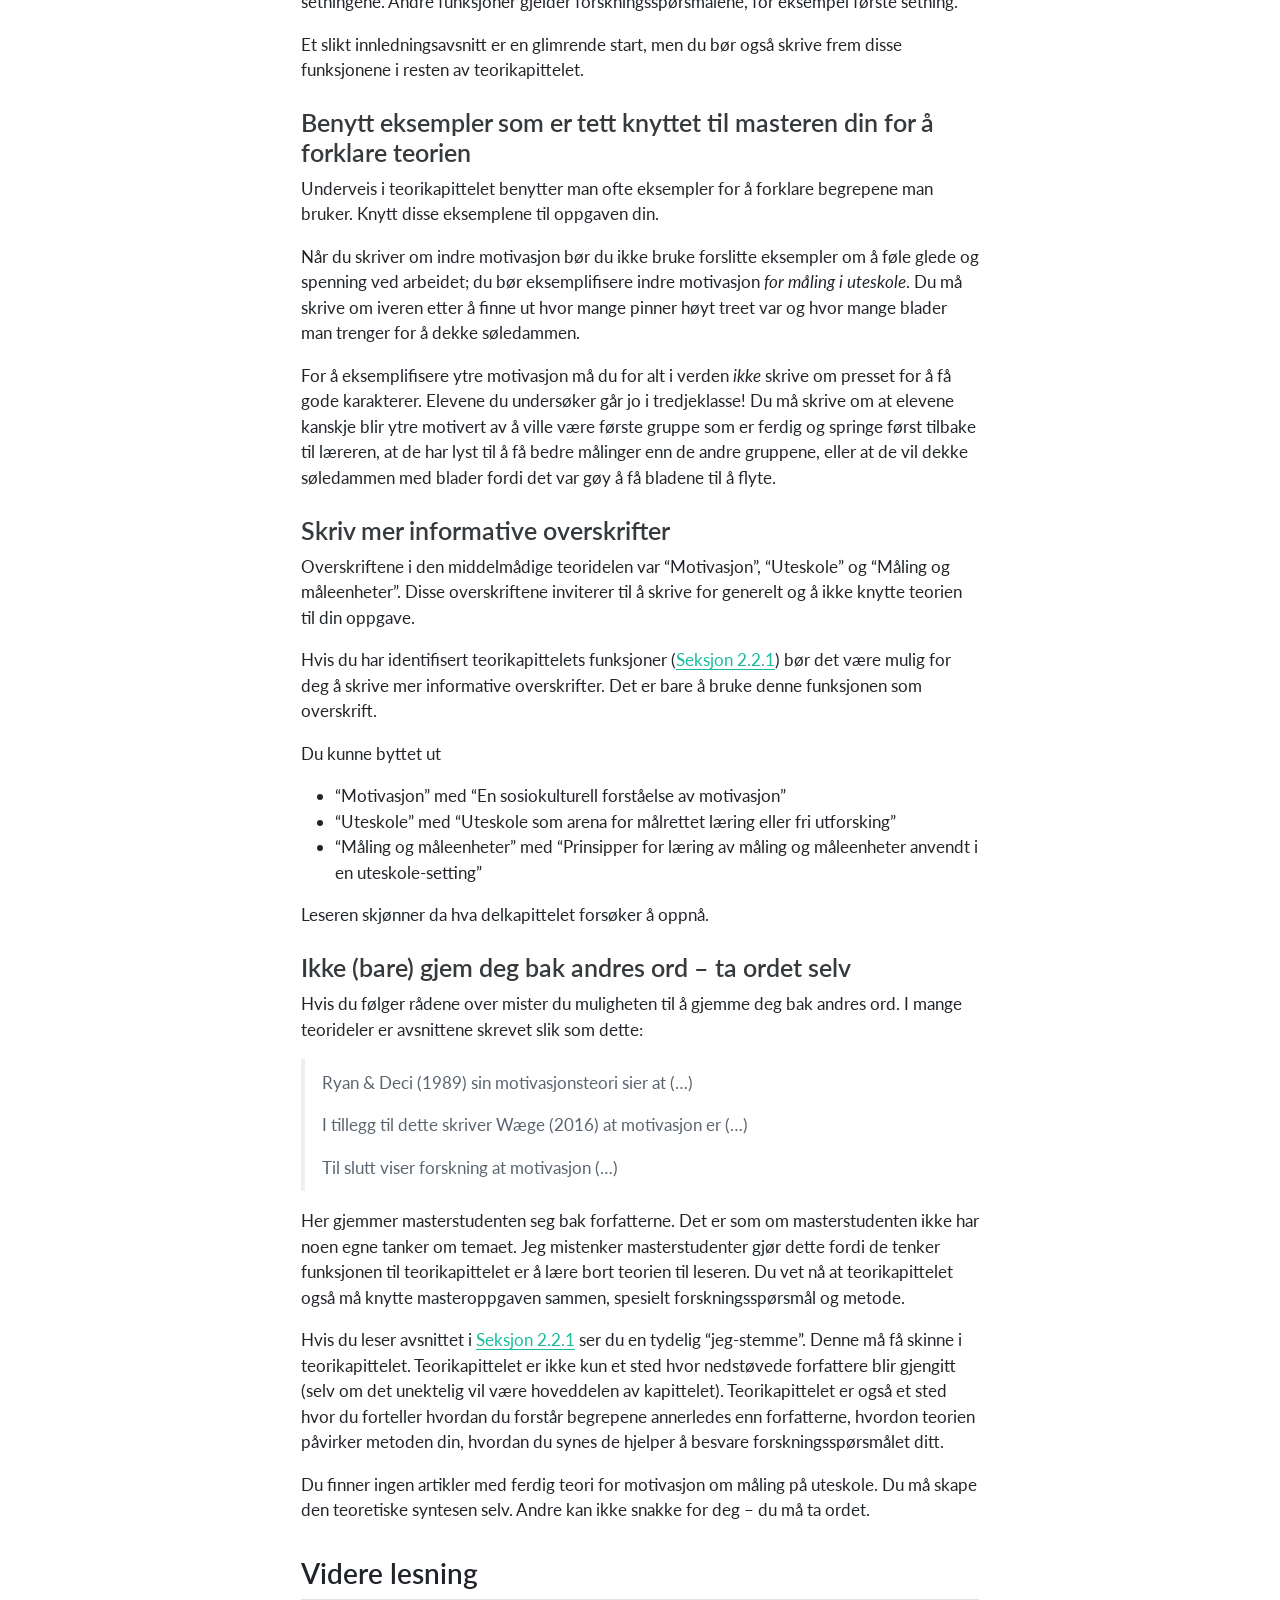
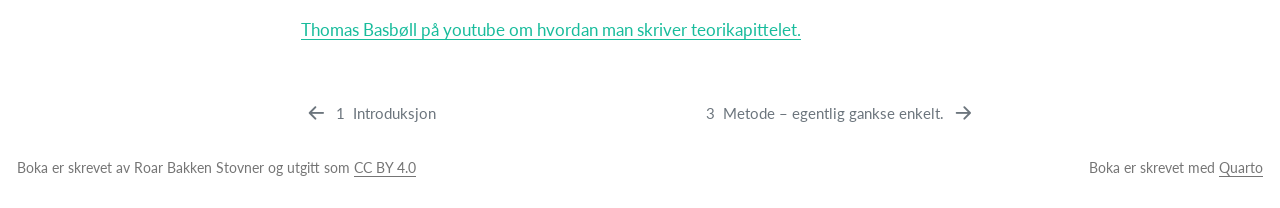
<file: kapitler/kap_teori.html>
<!DOCTYPE html>
<html xmlns="http://www.w3.org/1999/xhtml" lang="en" xml:lang="en"><head>

<meta charset="utf-8">
<meta name="generator" content="quarto-1.10.18">

<meta name="viewport" content="width=device-width, initial-scale=1.0, user-scalable=yes">


<title>2&nbsp; Teori – mer enn relevant og presis gjengivelse – Bedre masterskriving -- en bok for lærerstudenter</title>
<style>
/* Default styles provided by pandoc.
** See https://pandoc.org/MANUAL.html#variables-for-html for config info.
*/
span.smallcaps{font-variant: small-caps;}
div.columns{display: flex; gap: 1.5em;}
div.column{flex: auto;}
@media screen {
div.columns{gap: min(4vw, 1.5em);}
div.column{overflow-x: auto;}
}
div.hanging-indent{margin-left: 1.5em; text-indent: -1.5em;}
ul.task-list{list-style: none;}
ul.task-list li input[type="checkbox"] {
  width: 0.8em;
  margin: 0 0.8em 0.2em -1em; /* quarto-specific, see https://github.com/quarto-dev/quarto-cli/issues/4556 */ 
  vertical-align: middle;
}
</style>


<script src="../site_libs/quarto-nav/quarto-nav.js"></script>
<script src="../site_libs/quarto-nav/headroom.min.js"></script>
<script src="../site_libs/clipboard/clipboard.min.js"></script>
<script src="../site_libs/quarto-search/autocomplete.umd.js"></script>
<script src="../site_libs/quarto-search/fuse.min.js"></script>
<script src="../site_libs/quarto-search/quarto-search.js"></script>
<meta name="quarto:offset" content="../">
<link href="../kapitler/kap_metode.html" rel="next">
<link href="../kapitler/kap_introduksjon.html" rel="prev">
<script src="../site_libs/quarto-html/quarto.js" type="module"></script>
<script src="../site_libs/quarto-html/tabsets/tabsets.js" type="module"></script>
<script src="../site_libs/quarto-html/popper.min.js"></script>
<script src="../site_libs/quarto-html/tippy.umd.min.js"></script>
<script src="../site_libs/quarto-html/anchor.min.js"></script>
<link href="../site_libs/quarto-html/tippy.css" rel="stylesheet">
<link href="../site_libs/quarto-html/quarto-syntax-highlighting-64a204ab8560d761af7679ceaba22944.css" rel="stylesheet" class="quarto-color-scheme" id="quarto-text-highlighting-styles">
<link href="../site_libs/quarto-html/quarto-syntax-highlighting-dark-b85bc7c33db8c58e0ec93c3465666fed.css" rel="stylesheet" class="quarto-color-scheme quarto-color-alternate" id="quarto-text-highlighting-styles">
<link href="../site_libs/quarto-html/quarto-syntax-highlighting-64a204ab8560d761af7679ceaba22944.css" rel="stylesheet" class="quarto-color-scheme-extra" id="quarto-text-highlighting-styles">
<script src="../site_libs/bootstrap/bootstrap.min.js"></script>
<link href="../site_libs/bootstrap/bootstrap-icons.css" rel="stylesheet">
<link href="../site_libs/bootstrap/bootstrap-23591dadf3f8cc19fab8749cc6aaf2bc.min.css" rel="stylesheet" append-hash="true" class="quarto-color-scheme" id="quarto-bootstrap" data-mode="light">
<link href="../site_libs/bootstrap/bootstrap-dark-8cb55351229e1a4d8c7b5388619a8a79.min.css" rel="stylesheet" append-hash="true" class="quarto-color-scheme quarto-color-alternate" id="quarto-bootstrap" data-mode="dark">
<link href="../site_libs/bootstrap/bootstrap-23591dadf3f8cc19fab8749cc6aaf2bc.min.css" rel="stylesheet" append-hash="true" class="quarto-color-scheme-extra" id="quarto-bootstrap" data-mode="light">
<script id="quarto-search-options" type="application/json">{
  "location": "sidebar",
  "copy-button": false,
  "collapse-after": 3,
  "panel-placement": "start",
  "type": "textbox",
  "limit": 50,
  "keyboard-shortcut": [
    "f",
    "/",
    "s"
  ],
  "show-item-context": false,
  "language": {
    "search-no-results-text": "Ingen resultater",
    "search-matching-documents-text": "Samsvarende dokumenter",
    "search-copy-link-title": "Kopier link for å søke",
    "search-hide-matches-text": "Skjul ytterlige resultater",
    "search-more-match-text": "annet resultat i dette dokumentet",
    "search-more-matches-text": "andre resultater i dette dokumentet",
    "search-clear-button-title": "Tøm",
    "search-text-placeholder": "",
    "search-detached-cancel-button-title": "Avbryt",
    "search-submit-button-title": "Send inn",
    "search-label": "Søk"
  }
}</script>
<script async="" src="https://www.googletagmanager.com/gtag/js?id=G-917RCTRH1N"></script>

<script type="text/javascript">

window.dataLayer = window.dataLayer || [];
function gtag(){dataLayer.push(arguments);}
gtag('js', new Date());
gtag('config', 'G-917RCTRH1N', { 'anonymize_ip': true});
</script>


</head>

<body class="nav-sidebar floating quarto-light"><script id="quarto-html-before-body" type="application/javascript">
    const toggleBodyColorMode = (bsSheetEl) => {
      const mode = bsSheetEl.getAttribute("data-mode");
      const bodyEl = window.document.querySelector("body");
      if (mode === "dark") {
        bodyEl.classList.add("quarto-dark");
        bodyEl.classList.remove("quarto-light");
      } else {
        bodyEl.classList.add("quarto-light");
        bodyEl.classList.remove("quarto-dark");
      }
    }
    const toggleBodyColorPrimary = () => {
      const bsSheetEl = window.document.querySelector("link#quarto-bootstrap:not([rel=disabled-stylesheet])");
      if (bsSheetEl) {
        toggleBodyColorMode(bsSheetEl);
      }
    }
    const setColorSchemeToggle = (alternate) => {
      const toggles = window.document.querySelectorAll('.quarto-color-scheme-toggle');
      for (let i=0; i < toggles.length; i++) {
        const toggle = toggles[i];
        if (toggle) {
          if (alternate) {
            toggle.classList.add("alternate");
          } else {
            toggle.classList.remove("alternate");
          }
        }
      }
    };
    const toggleColorMode = (alternate) => {
      // Switch the stylesheets
      const primaryStylesheets = window.document.querySelectorAll('link.quarto-color-scheme:not(.quarto-color-alternate)');
      const alternateStylesheets = window.document.querySelectorAll('link.quarto-color-scheme.quarto-color-alternate');
      manageTransitions('#quarto-margin-sidebar .nav-link', false);
      if (alternate) {
        // note: dark is layered on light, we don't disable primary!
        enableStylesheet(alternateStylesheets);
        for (const sheetNode of alternateStylesheets) {
          if (sheetNode.id === "quarto-bootstrap") {
            toggleBodyColorMode(sheetNode);
          }
        }
      } else {
        disableStylesheet(alternateStylesheets);
        enableStylesheet(primaryStylesheets)
        toggleBodyColorPrimary();
      }
      manageTransitions('#quarto-margin-sidebar .nav-link', true);
      // Switch the toggles
      setColorSchemeToggle(alternate)
      // Hack to workaround the fact that safari doesn't
      // properly recolor the scrollbar when toggling (#1455)
      if (navigator.userAgent.indexOf('Safari') > 0 && navigator.userAgent.indexOf('Chrome') == -1) {
        manageTransitions("body", false);
        window.scrollTo(0, 1);
        setTimeout(() => {
          window.scrollTo(0, 0);
          manageTransitions("body", true);
        }, 40);
      }
    }
    const disableStylesheet = (stylesheets) => {
      for (let i=0; i < stylesheets.length; i++) {
        const stylesheet = stylesheets[i];
        stylesheet.rel = 'disabled-stylesheet';
      }
    }
    const enableStylesheet = (stylesheets) => {
      for (let i=0; i < stylesheets.length; i++) {
        const stylesheet = stylesheets[i];
        if(stylesheet.rel !== 'stylesheet') { // for Chrome, which will still FOUC without this check
          stylesheet.rel = 'stylesheet';
        }
      }
    }
    const manageTransitions = (selector, allowTransitions) => {
      const els = window.document.querySelectorAll(selector);
      for (let i=0; i < els.length; i++) {
        const el = els[i];
        if (allowTransitions) {
          el.classList.remove('notransition');
        } else {
          el.classList.add('notransition');
        }
      }
    }
    const isFileUrl = () => {
      return window.location.protocol === 'file:';
    }
    const hasAlternateSentinel = () => {
      let styleSentinel = getColorSchemeSentinel();
      if (styleSentinel !== null) {
        return styleSentinel === "alternate";
      } else {
        return false;
      }
    }
    const setStyleSentinel = (alternate) => {
      const value = alternate ? "alternate" : "default";
      if (!isFileUrl()) {
        window.localStorage.setItem("quarto-color-scheme", value);
      } else {
        localAlternateSentinel = value;
      }
    }
    const getColorSchemeSentinel = () => {
      if (!isFileUrl()) {
        const storageValue = window.localStorage.getItem("quarto-color-scheme");
        return storageValue != null ? storageValue : localAlternateSentinel;
      } else {
        return localAlternateSentinel;
      }
    }
    const toggleGiscusIfUsed = (isAlternate, darkModeDefault) => {
      const baseTheme = document.querySelector('#giscus-base-theme')?.value ?? 'light';
      const alternateTheme = document.querySelector('#giscus-alt-theme')?.value ?? 'dark';
      let newTheme = '';
      if(authorPrefersDark) {
        newTheme = isAlternate ? baseTheme : alternateTheme;
      } else {
        newTheme = isAlternate ? alternateTheme : baseTheme;
      }
      const changeGiscusTheme = () => {
        // From: https://github.com/giscus/giscus/issues/336
        const sendMessage = (message) => {
          const iframe = document.querySelector('iframe.giscus-frame');
          if (!iframe) return;
          iframe.contentWindow.postMessage({ giscus: message }, 'https://giscus.app');
        }
        sendMessage({
          setConfig: {
            theme: newTheme
          }
        });
      }
      const isGiscussLoaded = window.document.querySelector('iframe.giscus-frame') !== null;
      if (isGiscussLoaded) {
        changeGiscusTheme();
      }
    };
    const authorPrefersDark = false;
    const darkModeDefault = authorPrefersDark;
      document.querySelector('link#quarto-text-highlighting-styles.quarto-color-scheme-extra').rel = 'disabled-stylesheet';
      document.querySelector('link#quarto-bootstrap.quarto-color-scheme-extra').rel = 'disabled-stylesheet';
    let localAlternateSentinel = darkModeDefault ? 'alternate' : 'default';
    // Dark / light mode switch
    window.quartoToggleColorScheme = () => {
      // Read the current dark / light value
      let toAlternate = !hasAlternateSentinel();
      toggleColorMode(toAlternate);
      setStyleSentinel(toAlternate);
      toggleGiscusIfUsed(toAlternate, darkModeDefault);
      window.dispatchEvent(new Event('resize'));
    };
    // Switch to dark mode if need be
    if (hasAlternateSentinel()) {
      toggleColorMode(true);
    } else {
      toggleColorMode(false);
    }
  </script>

<div id="quarto-search-results"></div>
  <header id="quarto-header" class="headroom fixed-top">
  <nav class="quarto-secondary-nav">
    <div class="container-fluid d-flex">
      <button type="button" class="quarto-btn-toggle btn" data-bs-toggle="collapse" role="button" data-bs-target=".quarto-sidebar-collapse-item" aria-controls="quarto-sidebar" aria-expanded="false" aria-label="Slå av eller på sidebarnavigering" onclick="if (window.quartoToggleHeadroom) { window.quartoToggleHeadroom(); }">
        <i class="bi bi-layout-text-sidebar-reverse"></i>
      </button>
        <nav class="quarto-page-breadcrumbs" aria-label="breadcrumb"><ol class="breadcrumb"><li class="breadcrumb-item"><a href="../kapitler/kap_introduksjon.html">Tips til hvert kapittel</a></li><li class="breadcrumb-item"><a href="../kapitler/kap_teori.html"><span class="chapter-number">2</span>&nbsp; <span class="chapter-title">Teori – mer enn relevant og presis gjengivelse</span></a></li></ol></nav>
        <a class="flex-grow-1" role="navigation" data-bs-toggle="collapse" data-bs-target=".quarto-sidebar-collapse-item" aria-controls="quarto-sidebar" aria-expanded="false" aria-label="Slå av eller på sidebarnavigering" onclick="if (window.quartoToggleHeadroom) { window.quartoToggleHeadroom(); }">      
        </a>
      <button type="button" class="btn quarto-search-button" aria-label="Søk" onclick="window.quartoOpenSearch();">
        <i class="bi bi-search"></i>
      </button>
    </div>
  </nav>
</header>
<!-- content -->
<div id="quarto-content" class="quarto-container page-columns page-rows-contents page-layout-article">
<!-- sidebar -->
  <nav id="quarto-sidebar" class="sidebar collapse collapse-horizontal quarto-sidebar-collapse-item sidebar-navigation floating overflow-auto">
    <div class="pt-lg-2 mt-2 text-left sidebar-header">
    <div class="sidebar-title mb-0 py-0">
      <a href="../">Bedre masterskriving – en bok for lærerstudenter</a> 
        <div class="sidebar-tools-main">
    <a href="https://github.com/roarstovner/masterboka" title="Kildekode" class="quarto-navigation-tool px-1" aria-label="Kildekode"><i class="bi bi-github"></i></a>
  <a href="" class="quarto-color-scheme-toggle quarto-navigation-tool  px-1" onclick="window.quartoToggleColorScheme(); return false;" title="Bytt mørk modus"><i class="bi"></i></a>
</div>
    </div>
      </div>
        <div class="mt-2 flex-shrink-0 align-items-center">
        <div class="sidebar-search">
        <div id="quarto-search" class="" title="Søk"></div>
        </div>
        </div>
    <div class="sidebar-menu-container"> 
    <ul class="list-unstyled mt-1">
        <li class="sidebar-item">
  <div class="sidebar-item-container"> 
  <a href="../index.html" class="sidebar-item-text sidebar-link">
 <span class="menu-text">Formålet med boka</span></a>
  </div>
</li>
        <li class="sidebar-item sidebar-item-section">
      <div class="sidebar-item-container"> 
            <a class="sidebar-item-text sidebar-link text-start" data-bs-toggle="collapse" data-bs-target="#quarto-sidebar-section-1" role="navigation" aria-expanded="true">
 <span class="menu-text">Tips til hvert kapittel</span></a>
          <a class="sidebar-item-toggle text-start" data-bs-toggle="collapse" data-bs-target="#quarto-sidebar-section-1" role="navigation" aria-expanded="true" aria-label="Slå på delen">
            <i class="bi bi-chevron-right ms-2"></i>
          </a> 
      </div>
      <ul id="quarto-sidebar-section-1" class="collapse list-unstyled sidebar-section depth1 show">  
          <li class="sidebar-item">
  <div class="sidebar-item-container"> 
  <a href="../kapitler/kap_introduksjon.html" class="sidebar-item-text sidebar-link">
 <span class="menu-text"><span class="chapter-number">1</span>&nbsp; <span class="chapter-title">Introduksjon</span></span></a>
  </div>
</li>
          <li class="sidebar-item">
  <div class="sidebar-item-container"> 
  <a href="../kapitler/kap_teori.html" class="sidebar-item-text sidebar-link active">
 <span class="menu-text"><span class="chapter-number">2</span>&nbsp; <span class="chapter-title">Teori – mer enn relevant og presis gjengivelse</span></span></a>
  </div>
</li>
          <li class="sidebar-item">
  <div class="sidebar-item-container"> 
  <a href="../kapitler/kap_metode.html" class="sidebar-item-text sidebar-link">
 <span class="menu-text"><span class="chapter-number">3</span>&nbsp; <span class="chapter-title">Metode – egentlig gankse enkelt.</span></span></a>
  </div>
</li>
          <li class="sidebar-item">
  <div class="sidebar-item-container"> 
  <a href="../kapitler/kap_resultat.html" class="sidebar-item-text sidebar-link">
 <span class="menu-text"><span class="chapter-number">4</span>&nbsp; <span class="chapter-title">Resultater – de skuffede forventningers kapittel</span></span></a>
  </div>
</li>
          <li class="sidebar-item">
  <div class="sidebar-item-container"> 
  <a href="../kapitler/kap_diskusjon.html" class="sidebar-item-text sidebar-link">
 <span class="menu-text"><span class="chapter-number">5</span>&nbsp; <span class="chapter-title">Diskusjon – opp til overflaten igjen</span></span></a>
  </div>
</li>
      </ul>
  </li>
        <li class="sidebar-item">
  <div class="sidebar-item-container"> 
  <a href="../references.html" class="sidebar-item-text sidebar-link">
 <span class="menu-text">Kilder</span></a>
  </div>
</li>
    </ul>
    </div>
</nav>
<div id="quarto-sidebar-glass" class="quarto-sidebar-collapse-item" data-bs-toggle="collapse" data-bs-target=".quarto-sidebar-collapse-item"></div>
<!-- margin-sidebar -->
    <div id="quarto-margin-sidebar" class="sidebar margin-sidebar">
        <nav id="TOC" role="doc-toc" class="toc-active">
    <h2 id="toc-title">Innholdsfortegnelse</h2>
   
  <ul>
  <li><a href="#vanlig-og-middelmådig-teoridel" id="toc-vanlig-og-middelmådig-teoridel" class="nav-link active" data-scroll-target="#vanlig-og-middelmådig-teoridel">Vanlig og middelmådig teoridel</a></li>
  <li><a href="#hvordan-knytte-teoridelen-til-forskningsspørsmålet-og-metoden" id="toc-hvordan-knytte-teoridelen-til-forskningsspørsmålet-og-metoden" class="nav-link" data-scroll-target="#hvordan-knytte-teoridelen-til-forskningsspørsmålet-og-metoden">Hvordan knytte teoridelen til forskningsspørsmålet og metoden?</a>
  <ul class="collapse">
  <li><a href="#sec-teorifunksjoner" id="toc-sec-teorifunksjoner" class="nav-link" data-scroll-target="#sec-teorifunksjoner">Innled med hvilke funksjoner teoridelen har i oppgaven din</a></li>
  <li><a href="#benytt-eksempler-som-er-tett-knyttet-til-masteren-din-for-å-forklare-teorien" id="toc-benytt-eksempler-som-er-tett-knyttet-til-masteren-din-for-å-forklare-teorien" class="nav-link" data-scroll-target="#benytt-eksempler-som-er-tett-knyttet-til-masteren-din-for-å-forklare-teorien">Benytt eksempler som er tett knyttet til masteren din for å forklare teorien</a></li>
  <li><a href="#skriv-mer-informative-overskrifter" id="toc-skriv-mer-informative-overskrifter" class="nav-link" data-scroll-target="#skriv-mer-informative-overskrifter">Skriv mer informative overskrifter</a></li>
  <li><a href="#ikke-bare-gjem-deg-bak-andres-ord-ta-ordet-selv" id="toc-ikke-bare-gjem-deg-bak-andres-ord-ta-ordet-selv" class="nav-link" data-scroll-target="#ikke-bare-gjem-deg-bak-andres-ord-ta-ordet-selv">Ikke (bare) gjem deg bak andres ord – ta ordet selv</a></li>
  </ul></li>
  <li><a href="#videre-lesning" id="toc-videre-lesning" class="nav-link" data-scroll-target="#videre-lesning">Videre lesning</a></li>
  </ul>
</nav>
    </div>
<!-- main -->
<main class="content" id="quarto-document-content">


<header id="title-block-header" class="quarto-title-block default"><nav class="quarto-page-breadcrumbs quarto-title-breadcrumbs d-none d-lg-block" aria-label="breadcrumb"><ol class="breadcrumb"><li class="breadcrumb-item"><a href="../kapitler/kap_introduksjon.html">Tips til hvert kapittel</a></li><li class="breadcrumb-item"><a href="../kapitler/kap_teori.html"><span class="chapter-number">2</span>&nbsp; <span class="chapter-title">Teori – mer enn relevant og presis gjengivelse</span></a></li></ol></nav>
<div class="quarto-title">
<h1 class="title"><span class="chapter-number">2</span>&nbsp; <span class="chapter-title">Teori – mer enn relevant og presis gjengivelse</span></h1>
</div>



<div class="quarto-title-meta">

    
  
    
  </div>
  


</header>


<p>I 99% av tilfellene er teoridelen den kjedeligste delen av masteroppgaven å lese, og alle kjedelige teorideler lider av samme sykdom: de er ikke koblet til resten av oppgaven. Problemet er ikke at teoridelene er upresise eller irrelevante; tvert imot, de kan være svært presise gjengivelser av teori som er høyst relevant for masteroppgaven din. Problemet er at teoridelen kunne vært klippet ut og limt inn i en hvilken som helst annen masteroppgave som dreier seg om de samme temaene. Dette holder ikke. Du må skrive teoridelen slik at leseren skjønner hvordan den hjelper deg med å besvare dine forskningsspørsmål, hvordan den påvirker dine metodiske valg, og hvordan den påvirker dine resultater.</p>
<section id="vanlig-og-middelmådig-teoridel" class="level2">
<h2 class="anchored" data-anchor-id="vanlig-og-middelmådig-teoridel">Vanlig og middelmådig teoridel</h2>
<p>La oss ta et eksempel. Vi tenker oss en masterstudent i matematikkdidaktikk som skal prøve å skape indre motivasjon for måling og måleenheter ved å ha uteskole i skogen med tredje trinn. Studenten har planlagt en haug med aktiviteter som skal suge elevene inn i måleenhetenes spennende verden.</p>
<div class="quarto-figure quarto-figure-center">
<figure class="figure">
<p><img src="figurer\uteskole.jpg" class="img-fluid figure-img" style="width:50.0%" alt="Bilde av to barn i skogen som støtter store pinner mot hverandre."></p>
<figcaption>Sikkert moro å skrive master om uteskole. 📷Markus Spiske, Unsplash.com</figcaption>
</figure>
</div>
<p>Utvalgte elever skal ha på seg kamera mens de gjør aktivitetene slik at studenten kan observere elevene og avgjøre om de er motiverte. I teoridelen har studenten planlagt å skrive om motivasjon, uteskole og didaktikk om måling og måleenheter. Teoridelen ser slik ut:</p>
<div class="callout callout-style-default callout-warning callout-titled">
<div class="callout-header d-flex align-content-center">
<div class="callout-icon-container">
<i class="callout-icon"></i>
</div>
<div class="callout-title-container flex-fill">
<span class="screen-reader-only">Advarsel</span>Middelmådig teoridel
</div>
</div>
<section id="teori" class="level2 unnumbered callout-body-container callout-body">
<h2 class="unnumbered anchored" data-anchor-id="teori">Teori</h2>
<p>I denne teoridelen skal jeg først presentere teori om motivasjon. Deretter skriver jeg om uteskole og hvordan man kan drive matematikkundervisning ute. Til slutt presenterer jeg teori om hvordan barn lærer måling og måleenheter og hvordan det kan undervises.</p>
<section id="motivasjon" class="level3 unnumbered">
<h3 class="unnumbered anchored" data-anchor-id="motivasjon">Motivasjon</h3>
<p>[Presis oppsummering av relevant teori om motivasjon.]</p>
</section>
<section id="uteskole" class="level3 unnumbered">
<h3 class="unnumbered anchored" data-anchor-id="uteskole">Uteskole</h3>
<p>[Presis oppsummering av relevant teori om uteskole.]</p>
</section>
<section id="måling-og-måleenheter" class="level3 unnumbered">
<h3 class="unnumbered anchored" data-anchor-id="måling-og-måleenheter">Måling og måleenheter</h3>
<p>[Presis oppsummering av relevant teori om måling og måleenheter.]</p>
</section>
</section>
</div>
<p>Denne teoridelen oppfyller flere av funksjonene til en teoridel — for eksempel vil en slik teoridel definere begreper presist og gi leseren nok bakgrunnsinformasjon til å skjønne resten av oppgaven. Men denne teoridelen har én klar mangel; den er ikke koblet til forskningsspørsmålet og metoden. Den samme teoridelen kunne stått i masteroppgaven til en masterstudent som undersøker motivasjon, uteskole og måleenheter med helt andre forskningsspørsmål og metoder. Den kunne stått i oppgaven til en student som</p>
<ul>
<li>spør elever om hvordan det var å gjøre måleaktiviteter på leirskole</li>
<li>gjør en litteraturstudie om motivasjon for måling på uteskole</li>
<li>intervjuer lærere som underviser måling på uteskole om elevenes motivasjon</li>
</ul>
<p>Disse masteroppgavene bør ikke ha samme teoridel. De blir bedre hvis du skreddersyr teoridelen til dem. Da må teoridelen knyttes til forskningsspørsmålene og til metoden.</p>
<div class="callout callout-style-default callout-note callout-titled">
<div class="callout-header d-flex align-content-center collapsed" data-bs-toggle="collapse" data-bs-target=".callout-2-contents" aria-controls="callout-2" aria-expanded="false" aria-label="Toggle callout">
<div class="callout-icon-container">
<i class="callout-icon"></i>
</div>
<div class="callout-title-container flex-fill">
<span class="screen-reader-only">Note</span>Klikk for å lese hvorfor teoridelen bedre hvis den er spesifikt knyttet til forskningsspørsmålet og metoden?
</div>
<div class="callout-btn-toggle d-inline-block border-0 py-1 ps-1 pe-0 float-end"><i class="callout-toggle"></i></div>
</div>
<div id="callout-2" class="callout-2-contents callout-collapse collapse">
<div class="callout-body-container callout-body">
<p>Fordi</p>
<ol type="1">
<li>det gir leseren presis innsikt i hvordan du forstår begrepene. Det er nyttigere å lese om hva indre motivasjon er for barn på uteskole enn hva indre motivasjon er generelt.</li>
<li>det gir <em>deg</em> presis innsikt i hvordan du forstår begrepene. Å skrive en generell teoridel krever kun å parafrasere det forskere har skrevet før deg. Hvis du må knytte motivasjon til å observere barn på uteskole mens de gjør målingsaktiviteter må du tenke selv. Å knytte teorien til ditt forskningsspørsmål og din metode er derfor et redskap for å tenke klart.</li>
<li>masteren blir lettlest. I en vanlig teoridel må leseren lese mellom tre og fem tusen ord – det tar mellom 15 og 25 minutter – om generelle begreper. Dette er kjedelig! I tillegg må leseren hele tiden huske hva masteren din dreier seg om for å gi mening til det du skriver. Dette er krevende!</li>
<li>metoden og forskningsspørsmålet er påvirket av teorisynet ditt. Tenker du at elever er indre motivert for det de <em>sier</em> er gøy eller det de <em>velger å leke med</em> mens de skal gjøre måleaktiviteter på uteskole. I det første tilfellet bør du intervjue elever og i det andre bør du observere dem. Derfor velger man metode ut fra teorien.</li>
</ol>
</div>
</div>
</div>
</section>
<section id="hvordan-knytte-teoridelen-til-forskningsspørsmålet-og-metoden" class="level2">
<h2 class="anchored" data-anchor-id="hvordan-knytte-teoridelen-til-forskningsspørsmålet-og-metoden">Hvordan knytte teoridelen til forskningsspørsmålet og metoden?</h2>
<section id="sec-teorifunksjoner" class="level3">
<h3 class="anchored" data-anchor-id="sec-teorifunksjoner">Innled med hvilke funksjoner teoridelen har i oppgaven din</h3>
<p>For å knytte teoridelen din til resten av oppgaven må du finne ut hvilke funksjoner teorien har i resten av oppgaven. Dette er dessverre vanskelig og krever hardt, kreativt tankearbeid. Fordelen er at når du vet hvilke funksjoner teorien har i oppgaven din, er teoridelen lettere å skrive. (Og teoridelen er for de fleste den vanskeligste delen å skrive.)</p>
<p>En god øvelse er å skrive et avsnitt som ikke gjør annet enn å beskrive teoriens funksjoner i oppgaven din. Dette erstatter det vanlige avsnittet som innleder teorideler, “Først beskriver jeg teori om <em>ditt</em>. Deretter presenterer jeg to teorier om <em>datt</em>, før jeg avslutter med å beskrive <em>dutt</em>.”</p>
<p>Det hadde vært fint om masterstudenten hadde klare nok tanker om teoridelen til at den kunne innledes med dette avsnittet:</p>
<blockquote class="blockquote">
<h1 id="teori-1" class="unnumbered">Teori</h1>
<p>Siden jeg skal måle elevenes motivasjon under en uteskole-intervensjon som krever samarbeid, baserer jeg meg på et sosiokulturelt perspektiv på motivasjon utviklet av Walker (2010). Hans definisjon av indre- og ytre motivasjon lar mer analysere motivasjon ved å se etter trekk i elevenes samtaler mens de arbeider. Deretter presenterer jeg to motstridende syn i litteraturen om uteskole: uteskole som en <em>arena for målrettet læring</em> eller en <em>arena for fri utforsking</em>. Min intervensjon benytter uteskole som en arena for målrettet læring, men jeg presenterer også uteskole som arena for fri utforsking fordi så små barn endrer alle arenaer til arenaer for fri utforsking uansett. Til slutt presenterer jeg prinsipper for hvordan elever kan oppnå dyp forståelse av måling. Jeg utformet intervensjonen basert på disse prinsippene og benytter dem for å analysere om forskjeller i indre motivasjon mellom gruppene kan skyldes at de i forskjellig grad tok del i aktiviter som bygger forståelse.</p>
<p>[Deretter følger underkapitlene …]</p>
</blockquote>
<p>Dette avsnittet presenterer ikke bare teorien som står i teorikapittelet, det presenterer også funksjonen teorien har i oppgaven. Du kan også se på det som begrunnelser for hvorfor du har tatt med teorien. Jeg ser på avsnittet som en programerklæring: “Dette er det jeg skal oppnå i teorikapittelet.”</p>
<p>Legg merke til at noen av funksjonene gjelder metodedelen, for eksempel de to siste setningene. Andre funksjoner gjelder forskningsspørsmålene, for eksempel første setning.</p>
<p>Et slikt innledningsavsnitt er en glimrende start, men du bør også skrive frem disse funksjonene i resten av teorikapittelet.</p>
</section>
<section id="benytt-eksempler-som-er-tett-knyttet-til-masteren-din-for-å-forklare-teorien" class="level3">
<h3 class="anchored" data-anchor-id="benytt-eksempler-som-er-tett-knyttet-til-masteren-din-for-å-forklare-teorien">Benytt eksempler som er tett knyttet til masteren din for å forklare teorien</h3>
<p>Underveis i teorikapittelet benytter man ofte eksempler for å forklare begrepene man bruker. Knytt disse eksemplene til oppgaven din.</p>
<p>Når du skriver om indre motivasjon bør du ikke bruke forslitte eksempler om å føle glede og spenning ved arbeidet; du bør eksemplifisere indre motivasjon <em>for måling i uteskole</em>. Du må skrive om iveren etter å finne ut hvor mange pinner høyt treet var og hvor mange blader man trenger for å dekke søledammen.</p>
<p>For å eksemplifisere ytre motivasjon må du for alt i verden <em>ikke</em> skrive om presset for å få gode karakterer. Elevene du undersøker går jo i tredjeklasse! Du må skrive om at elevene kanskje blir ytre motivert av å ville være første gruppe som er ferdig og springe først tilbake til læreren, at de har lyst til å få bedre målinger enn de andre gruppene, eller at de vil dekke søledammen med blader fordi det var gøy å få bladene til å flyte.</p>
</section>
<section id="skriv-mer-informative-overskrifter" class="level3">
<h3 class="anchored" data-anchor-id="skriv-mer-informative-overskrifter">Skriv mer informative overskrifter</h3>
<p>Overskriftene i den middelmådige teoridelen var “Motivasjon”, “Uteskole” og “Måling og måleenheter”. Disse overskriftene inviterer til å skrive for generelt og å ikke knytte teorien til din oppgave.</p>
<p>Hvis du har identifisert teorikapittelets funksjoner (<a href="#sec-teorifunksjoner" class="quarto-xref"><span>Seksjon 2.2.1</span></a>) bør det være mulig for deg å skrive mer informative overskrifter. Det er bare å bruke denne funksjonen som overskrift.</p>
<p>Du kunne byttet ut</p>
<ul>
<li>“Motivasjon” med “En sosiokulturell forståelse av motivasjon”</li>
<li>“Uteskole” med “Uteskole som arena for målrettet læring eller fri utforsking”</li>
<li>“Måling og måleenheter” med “Prinsipper for læring av måling og måleenheter anvendt i en uteskole-setting”</li>
</ul>
<p>Leseren skjønner da hva delkapittelet forsøker å oppnå.</p>
</section>
<section id="ikke-bare-gjem-deg-bak-andres-ord-ta-ordet-selv" class="level3">
<h3 class="anchored" data-anchor-id="ikke-bare-gjem-deg-bak-andres-ord-ta-ordet-selv">Ikke (bare) gjem deg bak andres ord – ta ordet selv</h3>
<p>Hvis du følger rådene over mister du muligheten til å gjemme deg bak andres ord. I mange teorideler er avsnittene skrevet slik som dette:</p>
<blockquote class="blockquote">
<p>Ryan &amp; Deci (1989) sin motivasjonsteori sier at (…)</p>
<p>I tillegg til dette skriver Wæge (2016) at motivasjon er (…)</p>
<p>Til slutt viser forskning at motivasjon (…)</p>
</blockquote>
<p>Her gjemmer masterstudenten seg bak forfatterne. Det er som om masterstudenten ikke har noen egne tanker om temaet. Jeg mistenker masterstudenter gjør dette fordi de tenker funksjonen til teorikapittelet er å lære bort teorien til leseren. Du vet nå at teorikapittelet også må knytte masteroppgaven sammen, spesielt forskningsspørsmål og metode.</p>
<p>Hvis du leser avsnittet i <a href="#sec-teorifunksjoner" class="quarto-xref"><span>Seksjon 2.2.1</span></a> ser du en tydelig “jeg-stemme”. Denne må få skinne i teorikapittelet. Teorikapittelet er ikke kun et sted hvor nedstøvede forfattere blir gjengitt (selv om det unektelig vil være hoveddelen av kapittelet). Teorikapittelet er også et sted hvor du forteller hvordan du forstår begrepene annerledes enn forfatterne, hvordon teorien påvirker metoden din, hvordan du synes de hjelper å besvare forskningsspørsmålet ditt.</p>
<p>Du finner ingen artikler med ferdig teori for motivasjon om måling på uteskole. Du må skape den teoretiske syntesen selv. Andre kan ikke snakke for deg – du må ta ordet.</p>
</section>
</section>
<section id="videre-lesning" class="level2">
<h2 class="anchored" data-anchor-id="videre-lesning">Videre lesning</h2>
<p><a href="https://youtu.be/Qy9FkhnysBo?t=1298">Thomas Basbøll på youtube om hvordan man skriver teorikapittelet.</a></p>


</section>

</main> <!-- /main -->
<script id="quarto-html-after-body" type="application/javascript">
  window.document.addEventListener("DOMContentLoaded", function (event) {
    // Ensure there is a toggle, if there isn't float one in the top right
    if (window.document.querySelector('.quarto-color-scheme-toggle') === null) {
      const a = window.document.createElement('a');
      a.classList.add('top-right');
      a.classList.add('quarto-color-scheme-toggle');
      a.href = "";
      a.onclick = function() { try { window.quartoToggleColorScheme(); } catch {} return false; };
      const i = window.document.createElement("i");
      i.classList.add('bi');
      a.appendChild(i);
      window.document.body.appendChild(a);
    }
    setColorSchemeToggle(hasAlternateSentinel())
    const icon = "";
    const anchorJS = new window.AnchorJS();
    anchorJS.options = {
      placement: 'right',
      icon: icon
    };
    anchorJS.add('.anchored');
    const isCodeAnnotation = (el) => {
      for (const clz of el.classList) {
        if (clz.startsWith('code-annotation-')) {                     
          return true;
        }
      }
      return false;
    }
    const onCopySuccess = function(e) {
      // button target
      const button = e.trigger;
      // don't keep focus
      button.blur();
      // flash "checked"
      button.classList.add('code-copy-button-checked');
      var currentTitle = button.getAttribute("title");
      button.setAttribute("title", "Kopiert!");
      let tooltip;
      if (window.bootstrap) {
        button.setAttribute("data-bs-toggle", "tooltip");
        button.setAttribute("data-bs-placement", "left");
        button.setAttribute("data-bs-title", "Kopiert!");
        tooltip = new bootstrap.Tooltip(button, 
          { trigger: "manual", 
            customClass: "code-copy-button-tooltip",
            offset: [0, -8]});
        tooltip.show();    
      }
      setTimeout(function() {
        if (tooltip) {
          tooltip.hide();
          button.removeAttribute("data-bs-title");
          button.removeAttribute("data-bs-toggle");
          button.removeAttribute("data-bs-placement");
        }
        button.setAttribute("title", currentTitle);
        button.classList.remove('code-copy-button-checked');
      }, 1000);
      // clear code selection
      e.clearSelection();
    }
    const getTextToCopy = function(trigger) {
      const outerScaffold = trigger.parentElement.cloneNode(true);
      const codeEl = outerScaffold.querySelector('code');
      for (const childEl of codeEl.children) {
        if (isCodeAnnotation(childEl)) {
          childEl.remove();
        }
      }
      return codeEl.innerText;
    }
    const clipboard = new window.ClipboardJS('.code-copy-button:not([data-in-quarto-modal])', {
      text: getTextToCopy
    });
    clipboard.on('success', onCopySuccess);
    if (window.document.getElementById('quarto-embedded-source-code-modal')) {
      const clipboardModal = new window.ClipboardJS('.code-copy-button[data-in-quarto-modal]', {
        text: getTextToCopy,
        container: window.document.getElementById('quarto-embedded-source-code-modal')
      });
      clipboardModal.on('success', onCopySuccess);
    }
      var localhostRegex = new RegExp(/^(?:http|https):\/\/localhost\:?[0-9]*\//);
      var mailtoRegex = new RegExp(/^mailto:/);
        var filterRegex = new RegExp("https:\/\/masterboka\.roarstovner\.no");
      var isInternal = (href) => {
          return filterRegex.test(href) || localhostRegex.test(href) || mailtoRegex.test(href);
      }
      // Inspect non-navigation links and adorn them if external
     var links = window.document.querySelectorAll('a[href]:not(.nav-link):not(.navbar-brand):not(.toc-action):not(.sidebar-link):not(.sidebar-item-toggle):not(.pagination-link):not(.no-external):not([aria-hidden]):not(.dropdown-item):not(.quarto-navigation-tool):not(.about-link)');
      for (var i=0; i<links.length; i++) {
        const link = links[i];
        if (!isInternal(link.href)) {
          // undo the damage that might have been done by quarto-nav.js in the case of
          // links that we want to consider external
          if (link.dataset.originalHref !== undefined) {
            link.href = link.dataset.originalHref;
          }
            // target, if specified
            link.setAttribute("target", "_blank");
            if (link.getAttribute("rel") === null) {
              link.setAttribute("rel", "noopener");
            }
        }
      }
    function tippyHover(el, contentFn, onTriggerFn, onUntriggerFn) {
      const config = {
        allowHTML: true,
        maxWidth: 500,
        delay: 100,
        arrow: false,
        appendTo: function(el) {
            return el.parentElement;
        },
        interactive: true,
        interactiveBorder: 10,
        theme: 'quarto',
        placement: 'bottom-start',
      };
      if (contentFn) {
        config.content = contentFn;
      }
      if (onTriggerFn) {
        config.onTrigger = onTriggerFn;
      }
      if (onUntriggerFn) {
        config.onUntrigger = onUntriggerFn;
      }
      window.tippy(el, config); 
    }
    const noterefs = window.document.querySelectorAll('a[role="doc-noteref"]');
    for (var i=0; i<noterefs.length; i++) {
      const ref = noterefs[i];
      tippyHover(ref, function() {
        // use id or data attribute instead here
        let href = ref.getAttribute('data-footnote-href') || ref.getAttribute('href');
        try { href = new URL(href).hash; } catch {}
        const id = href.replace(/^#\/?/, "");
        const note = window.document.getElementById(id);
        if (note) {
          return note.innerHTML;
        } else {
          return "";
        }
      });
    }
    const xrefs = window.document.querySelectorAll('a.quarto-xref');
    const processXRef = (id, note) => {
      // Strip column container classes
      const stripColumnClz = (el) => {
        el.classList.remove("page-full", "page-columns");
        if (el.children) {
          for (const child of el.children) {
            stripColumnClz(child);
          }
        }
      }
      stripColumnClz(note)
      if (id === null || id.startsWith('sec-')) {
        // Special case sections, only their first couple elements
        const container = document.createElement("div");
        if (note.children && note.children.length > 2) {
          container.appendChild(note.children[0].cloneNode(true));
          for (let i = 1; i < note.children.length; i++) {
            const child = note.children[i];
            if (child.tagName === "P" && child.innerText === "") {
              continue;
            } else {
              container.appendChild(child.cloneNode(true));
              break;
            }
          }
          if (window.Quarto?.typesetMath) {
            window.Quarto.typesetMath(container);
          }
          return container.innerHTML
        } else {
          if (window.Quarto?.typesetMath) {
            window.Quarto.typesetMath(note);
          }
          return note.innerHTML;
        }
      } else {
        // Remove any anchor links if they are present
        const anchorLink = note.querySelector('a.anchorjs-link');
        if (anchorLink) {
          anchorLink.remove();
        }
        if (window.Quarto?.typesetMath) {
          window.Quarto.typesetMath(note);
        }
        if (note.classList.contains("callout")) {
          return note.outerHTML;
        } else {
          return note.innerHTML;
        }
      }
    }
    for (var i=0; i<xrefs.length; i++) {
      const xref = xrefs[i];
      tippyHover(xref, undefined, function(instance) {
        instance.disable();
        let url = xref.getAttribute('href');
        let hash = undefined; 
        if (url.startsWith('#')) {
          hash = url;
        } else {
          try { hash = new URL(url).hash; } catch {}
        }
        if (hash) {
          const id = hash.replace(/^#\/?/, "");
          const note = window.document.getElementById(id);
          if (note !== null) {
            try {
              const html = processXRef(id, note.cloneNode(true));
              instance.setContent(html);
            } finally {
              instance.enable();
              instance.show();
            }
          } else {
            // See if we can fetch this
            fetch(url.split('#')[0])
            .then(res => res.text())
            .then(html => {
              const parser = new DOMParser();
              const htmlDoc = parser.parseFromString(html, "text/html");
              const note = htmlDoc.getElementById(id);
              if (note !== null) {
                const html = processXRef(id, note);
                instance.setContent(html);
              } 
            }).finally(() => {
              instance.enable();
              instance.show();
            });
          }
        } else {
          // See if we can fetch a full url (with no hash to target)
          // This is a special case and we should probably do some content thinning / targeting
          fetch(url)
          .then(res => res.text())
          .then(html => {
            const parser = new DOMParser();
            const htmlDoc = parser.parseFromString(html, "text/html");
            const note = htmlDoc.querySelector('main.content');
            if (note !== null) {
              // This should only happen for chapter cross references
              // (since there is no id in the URL)
              // remove the first header
              if (note.children.length > 0 && note.children[0].tagName === "HEADER") {
                note.children[0].remove();
              }
              const html = processXRef(null, note);
              instance.setContent(html);
            } 
          }).finally(() => {
            instance.enable();
            instance.show();
          });
        }
      }, function(instance) {
      });
    }
        let selectedAnnoteEl;
        const selectorForAnnotation = ( cell, annotation) => {
          let cellAttr = 'data-code-cell="' + cell + '"';
          let lineAttr = 'data-code-annotation="' +  annotation + '"';
          const selector = 'span[' + cellAttr + '][' + lineAttr + ']';
          return selector;
        }
        const selectCodeLines = (annoteEl) => {
          const doc = window.document;
          const targetCell = annoteEl.getAttribute("data-target-cell");
          const targetAnnotation = annoteEl.getAttribute("data-target-annotation");
          const annoteSpan = window.document.querySelector(selectorForAnnotation(targetCell, targetAnnotation));
          const lines = annoteSpan.getAttribute("data-code-lines").split(",");
          const lineIds = lines.map((line) => {
            return targetCell + "-" + line;
          })
          let top = null;
          let height = null;
          let parent = null;
          if (lineIds.length > 0) {
              //compute the position of the single el (top and bottom and make a div)
              const el = window.document.getElementById(lineIds[0]);
              top = el.offsetTop;
              height = el.offsetHeight;
              parent = el.parentElement.parentElement;
            if (lineIds.length > 1) {
              const lastEl = window.document.getElementById(lineIds[lineIds.length - 1]);
              const bottom = lastEl.offsetTop + lastEl.offsetHeight;
              height = bottom - top;
            }
            if (top !== null && height !== null && parent !== null) {
              // cook up a div (if necessary) and position it 
              let div = window.document.getElementById("code-annotation-line-highlight");
              if (div === null) {
                div = window.document.createElement("div");
                div.setAttribute("id", "code-annotation-line-highlight");
                div.style.position = 'absolute';
                parent.appendChild(div);
              }
              div.style.top = top - 2 + "px";
              div.style.height = height + 4 + "px";
              div.style.left = 0;
              let gutterDiv = window.document.getElementById("code-annotation-line-highlight-gutter");
              if (gutterDiv === null) {
                gutterDiv = window.document.createElement("div");
                gutterDiv.setAttribute("id", "code-annotation-line-highlight-gutter");
                gutterDiv.style.position = 'absolute';
                const codeCell = window.document.getElementById(targetCell);
                const gutter = codeCell.querySelector('.code-annotation-gutter');
                gutter.appendChild(gutterDiv);
              }
              gutterDiv.style.top = top - 2 + "px";
              gutterDiv.style.height = height + 4 + "px";
            }
            selectedAnnoteEl = annoteEl;
          }
        };
        const unselectCodeLines = () => {
          const elementsIds = ["code-annotation-line-highlight", "code-annotation-line-highlight-gutter"];
          elementsIds.forEach((elId) => {
            const div = window.document.getElementById(elId);
            if (div) {
              div.remove();
            }
          });
          selectedAnnoteEl = undefined;
        };
          // Handle positioning of the toggle
      window.addEventListener(
        "resize",
        throttle(() => {
          elRect = undefined;
          if (selectedAnnoteEl) {
            selectCodeLines(selectedAnnoteEl);
          }
        }, 10)
      );
      function throttle(fn, ms) {
      let throttle = false;
      let timer;
        return (...args) => {
          if(!throttle) { // first call gets through
              fn.apply(this, args);
              throttle = true;
          } else { // all the others get throttled
              if(timer) clearTimeout(timer); // cancel #2
              timer = setTimeout(() => {
                fn.apply(this, args);
                timer = throttle = false;
              }, ms);
          }
        };
      }
        // Attach click handler to the DT
        const annoteDls = window.document.querySelectorAll('dt[data-target-cell]');
        for (const annoteDlNode of annoteDls) {
          annoteDlNode.addEventListener('click', (event) => {
            const clickedEl = event.target;
            if (clickedEl !== selectedAnnoteEl) {
              unselectCodeLines();
              const activeEl = window.document.querySelector('dt[data-target-cell].code-annotation-active');
              if (activeEl) {
                activeEl.classList.remove('code-annotation-active');
              }
              selectCodeLines(clickedEl);
              clickedEl.classList.add('code-annotation-active');
            } else {
              // Unselect the line
              unselectCodeLines();
              clickedEl.classList.remove('code-annotation-active');
            }
          });
        }
    const findCites = (el) => {
      const parentEl = el.parentElement;
      if (parentEl) {
        const cites = parentEl.dataset.cites;
        if (cites) {
          return {
            el,
            cites: cites.split(' ')
          };
        } else {
          return findCites(el.parentElement)
        }
      } else {
        return undefined;
      }
    };
    var bibliorefs = window.document.querySelectorAll('a[role="doc-biblioref"]');
    for (var i=0; i<bibliorefs.length; i++) {
      const ref = bibliorefs[i];
      const citeInfo = findCites(ref);
      if (citeInfo) {
        tippyHover(citeInfo.el, function() {
          var popup = window.document.createElement('div');
          citeInfo.cites.forEach(function(cite) {
            var citeDiv = window.document.createElement('div');
            citeDiv.classList.add('hanging-indent');
            citeDiv.classList.add('csl-entry');
            var biblioDiv = window.document.getElementById('ref-' + cite);
            if (biblioDiv) {
              citeDiv.innerHTML = biblioDiv.innerHTML;
            }
            popup.appendChild(citeDiv);
          });
          return popup.innerHTML;
        });
      }
    }
  });
  </script>
<nav class="page-navigation">
  <div class="nav-page nav-page-previous">
      <a href="../kapitler/kap_introduksjon.html" class="pagination-link" aria-label="Introduksjon">
        <i class="bi bi-arrow-left-short"></i> <span class="nav-page-text"><span class="chapter-number">1</span>&nbsp; <span class="chapter-title">Introduksjon</span></span>
      </a>          
  </div>
  <div class="nav-page nav-page-next">
      <a href="../kapitler/kap_metode.html" class="pagination-link" aria-label="Metode -- egentlig gankse enkelt.">
        <span class="nav-page-text"><span class="chapter-number">3</span>&nbsp; <span class="chapter-title">Metode – egentlig gankse enkelt.</span></span> <i class="bi bi-arrow-right-short"></i>
      </a>
  </div>
</nav>
</div> <!-- /content -->
<footer class="footer">
  <div class="nav-footer">
    <div class="nav-footer-left">
<p>Boka er skrevet av Roar Bakken Stovner og utgitt som <a href="https://creativecommons.org/licenses/by/4.0/">CC BY 4.0</a></p>
</div>   
    <div class="nav-footer-center">
      &nbsp;
    </div>
    <div class="nav-footer-right">
<p>Boka er skrevet med <a href="https://quarto.org/">Quarto</a></p>
</div>
  </div>
</footer>




</body></html>
</file>
<file: site_libs/quarto-html/tippy.css>
.tippy-box[data-animation=fade][data-state=hidden]{opacity:0}[data-tippy-root]{max-width:calc(100vw - 10px)}.tippy-box{position:relative;background-color:#333;color:#fff;border-radius:4px;font-size:14px;line-height:1.4;white-space:normal;outline:0;transition-property:transform,visibility,opacity}.tippy-box[data-placement^=top]>.tippy-arrow{bottom:0}.tippy-box[data-placement^=top]>.tippy-arrow:before{bottom:-7px;left:0;border-width:8px 8px 0;border-top-color:initial;transform-origin:center top}.tippy-box[data-placement^=bottom]>.tippy-arrow{top:0}.tippy-box[data-placement^=bottom]>.tippy-arrow:before{top:-7px;left:0;border-width:0 8px 8px;border-bottom-color:initial;transform-origin:center bottom}.tippy-box[data-placement^=left]>.tippy-arrow{right:0}.tippy-box[data-placement^=left]>.tippy-arrow:before{border-width:8px 0 8px 8px;border-left-color:initial;right:-7px;transform-origin:center left}.tippy-box[data-placement^=right]>.tippy-arrow{left:0}.tippy-box[data-placement^=right]>.tippy-arrow:before{left:-7px;border-width:8px 8px 8px 0;border-right-color:initial;transform-origin:center right}.tippy-box[data-inertia][data-state=visible]{transition-timing-function:cubic-bezier(.54,1.5,.38,1.11)}.tippy-arrow{width:16px;height:16px;color:#333}.tippy-arrow:before{content:"";position:absolute;border-color:transparent;border-style:solid}.tippy-content{position:relative;padding:5px 9px;z-index:1}
</file>
<file: site_libs/quarto-html/quarto-syntax-highlighting-64a204ab8560d761af7679ceaba22944.css>
/* quarto syntax highlight colors */
:root {
  --quarto-hl-ot-color: #003B4F;
  --quarto-hl-at-color: #657422;
  --quarto-hl-ss-color: #20794D;
  --quarto-hl-an-color: #5E5E5E;
  --quarto-hl-fu-color: #4758AB;
  --quarto-hl-st-color: #20794D;
  --quarto-hl-cf-color: #003B4F;
  --quarto-hl-op-color: #5E5E5E;
  --quarto-hl-er-color: #AD0000;
  --quarto-hl-bn-color: #AD0000;
  --quarto-hl-al-color: #AD0000;
  --quarto-hl-va-color: #111111;
  --quarto-hl-bu-color: inherit;
  --quarto-hl-ex-color: inherit;
  --quarto-hl-pp-color: #AD0000;
  --quarto-hl-in-color: #5E5E5E;
  --quarto-hl-vs-color: #20794D;
  --quarto-hl-wa-color: #5E5E5E;
  --quarto-hl-do-color: #5E5E5E;
  --quarto-hl-im-color: #00769E;
  --quarto-hl-ch-color: #20794D;
  --quarto-hl-dt-color: #AD0000;
  --quarto-hl-fl-color: #AD0000;
  --quarto-hl-co-color: #5E5E5E;
  --quarto-hl-cv-color: #5E5E5E;
  --quarto-hl-cn-color: #8f5902;
  --quarto-hl-sc-color: #5E5E5E;
  --quarto-hl-dv-color: #AD0000;
  --quarto-hl-kw-color: #003B4F;
}

/* other quarto variables */
:root {
  --quarto-font-monospace: SFMono-Regular, Menlo, Monaco, Consolas, "Liberation Mono", "Courier New", monospace;
}

/* syntax highlight based on Pandoc's rules */
pre > code.sourceCode > span {
  color: #003B4F;
}

code.sourceCode > span {
  color: #003B4F;
}

div.sourceCode,
div.sourceCode pre.sourceCode {
  color: #003B4F;
}

/* Normal */
code span {
  color: #003B4F;
}

/* Alert */
code span.al {
  color: #AD0000;
  font-style: inherit;
}

/* Annotation */
code span.an {
  color: #5E5E5E;
  font-style: inherit;
}

/* Attribute */
code span.at {
  color: #657422;
  font-style: inherit;
}

/* BaseN */
code span.bn {
  color: #AD0000;
  font-style: inherit;
}

/* BuiltIn */
code span.bu {
  font-style: inherit;
}

/* ControlFlow */
code span.cf {
  color: #003B4F;
  font-weight: bold;
  font-style: inherit;
}

/* Char */
code span.ch {
  color: #20794D;
  font-style: inherit;
}

/* Constant */
code span.cn {
  color: #8f5902;
  font-style: inherit;
}

/* Comment */
code span.co {
  color: #5E5E5E;
  font-style: inherit;
}

/* CommentVar */
code span.cv {
  color: #5E5E5E;
  font-style: italic;
}

/* Documentation */
code span.do {
  color: #5E5E5E;
  font-style: italic;
}

/* DataType */
code span.dt {
  color: #AD0000;
  font-style: inherit;
}

/* DecVal */
code span.dv {
  color: #AD0000;
  font-style: inherit;
}

/* Error */
code span.er {
  color: #AD0000;
  font-style: inherit;
}

/* Extension */
code span.ex {
  font-style: inherit;
}

/* Float */
code span.fl {
  color: #AD0000;
  font-style: inherit;
}

/* Function */
code span.fu {
  color: #4758AB;
  font-style: inherit;
}

/* Import */
code span.im {
  color: #00769E;
  font-style: inherit;
}

/* Information */
code span.in {
  color: #5E5E5E;
  font-style: inherit;
}

/* Keyword */
code span.kw {
  color: #003B4F;
  font-weight: bold;
  font-style: inherit;
}

/* Operator */
code span.op {
  color: #5E5E5E;
  font-style: inherit;
}

/* Other */
code span.ot {
  color: #003B4F;
  font-style: inherit;
}

/* Preprocessor */
code span.pp {
  color: #AD0000;
  font-style: inherit;
}

/* SpecialChar */
code span.sc {
  color: #5E5E5E;
  font-style: inherit;
}

/* SpecialString */
code span.ss {
  color: #20794D;
  font-style: inherit;
}

/* String */
code span.st {
  color: #20794D;
  font-style: inherit;
}

/* Variable */
code span.va {
  color: #111111;
  font-style: inherit;
}

/* VerbatimString */
code span.vs {
  color: #20794D;
  font-style: inherit;
}

/* Warning */
code span.wa {
  color: #5E5E5E;
  font-style: italic;
}

.prevent-inlining {
  content: "</";
}

/*# sourceMappingURL=9d8d5bb603a83b8298b89080a598c93b.css.map */
</file>
<file: site_libs/quarto-html/quarto-syntax-highlighting-dark-b85bc7c33db8c58e0ec93c3465666fed.css>
/* quarto syntax highlight colors */
:root {
  --quarto-hl-al-color: #f07178;
  --quarto-hl-an-color: #d4d0ab;
  --quarto-hl-at-color: #00e0e0;
  --quarto-hl-bn-color: #d4d0ab;
  --quarto-hl-bu-color: #abe338;
  --quarto-hl-ch-color: #abe338;
  --quarto-hl-co-color: #f8f8f2;
  --quarto-hl-cv-color: #ffd700;
  --quarto-hl-cn-color: #ffd700;
  --quarto-hl-cf-color: #ffa07a;
  --quarto-hl-dt-color: #ffa07a;
  --quarto-hl-dv-color: #d4d0ab;
  --quarto-hl-do-color: #f8f8f2;
  --quarto-hl-er-color: #f07178;
  --quarto-hl-ex-color: #00e0e0;
  --quarto-hl-fl-color: #d4d0ab;
  --quarto-hl-fu-color: #ffa07a;
  --quarto-hl-im-color: #abe338;
  --quarto-hl-in-color: #d4d0ab;
  --quarto-hl-kw-color: #ffa07a;
  --quarto-hl-op-color: #ffa07a;
  --quarto-hl-ot-color: #00e0e0;
  --quarto-hl-pp-color: #dcc6e0;
  --quarto-hl-re-color: #00e0e0;
  --quarto-hl-sc-color: #abe338;
  --quarto-hl-ss-color: #abe338;
  --quarto-hl-st-color: #abe338;
  --quarto-hl-va-color: #00e0e0;
  --quarto-hl-vs-color: #abe338;
  --quarto-hl-wa-color: #dcc6e0;
}

/* other quarto variables */
:root {
  --quarto-font-monospace: SFMono-Regular, Menlo, Monaco, Consolas, "Liberation Mono", "Courier New", monospace;
}

/* syntax highlight based on Pandoc's rules */
pre > code.sourceCode > span {
  color: #f8f8f2;
}

code.sourceCode > span {
  color: #f8f8f2;
}

div.sourceCode,
div.sourceCode pre.sourceCode {
  color: #f8f8f2;
}

/* Normal */
code span {
  color: #f8f8f2;
}

/* Alert */
code span.al {
  color: #f07178;
}

/* Annotation */
code span.an {
  color: #d4d0ab;
}

/* Attribute */
code span.at {
  color: #00e0e0;
}

/* BaseN */
code span.bn {
  color: #d4d0ab;
}

/* BuiltIn */
code span.bu {
  color: #abe338;
}

/* ControlFlow */
code span.cf {
  font-weight: bold;
  color: #ffa07a;
}

/* Char */
code span.ch {
  color: #abe338;
}

/* Constant */
code span.cn {
  color: #ffd700;
}

/* Comment */
code span.co {
  font-style: italic;
  color: #f8f8f2;
}

/* CommentVar */
code span.cv {
  color: #ffd700;
}

/* Documentation */
code span.do {
  color: #f8f8f2;
}

/* DataType */
code span.dt {
  color: #ffa07a;
}

/* DecVal */
code span.dv {
  color: #d4d0ab;
}

/* Error */
code span.er {
  color: #f07178;
  text-decoration: underline;
}

/* Extension */
code span.ex {
  font-weight: bold;
  color: #00e0e0;
}

/* Float */
code span.fl {
  color: #d4d0ab;
}

/* Function */
code span.fu {
  color: #ffa07a;
}

/* Import */
code span.im {
  color: #abe338;
}

/* Information */
code span.in {
  color: #d4d0ab;
}

/* Keyword */
code span.kw {
  font-weight: bold;
  color: #ffa07a;
}

/* Operator */
code span.op {
  color: #ffa07a;
}

/* Other */
code span.ot {
  color: #00e0e0;
}

/* Preprocessor */
code span.pp {
  color: #dcc6e0;
}

/* RegionMarker */
code span.re {
  background-color: #f8f8f2;
  color: #00e0e0;
}

/* SpecialChar */
code span.sc {
  color: #abe338;
}

/* SpecialString */
code span.ss {
  color: #abe338;
}

/* String */
code span.st {
  color: #abe338;
}

/* Variable */
code span.va {
  color: #00e0e0;
}

/* VerbatimString */
code span.vs {
  color: #abe338;
}

/* Warning */
code span.wa {
  color: #dcc6e0;
}

.prevent-inlining {
  content: "</";
}

/*# sourceMappingURL=4ed8f1090dec6531da29ab00902aa718.css.map */
</file>
